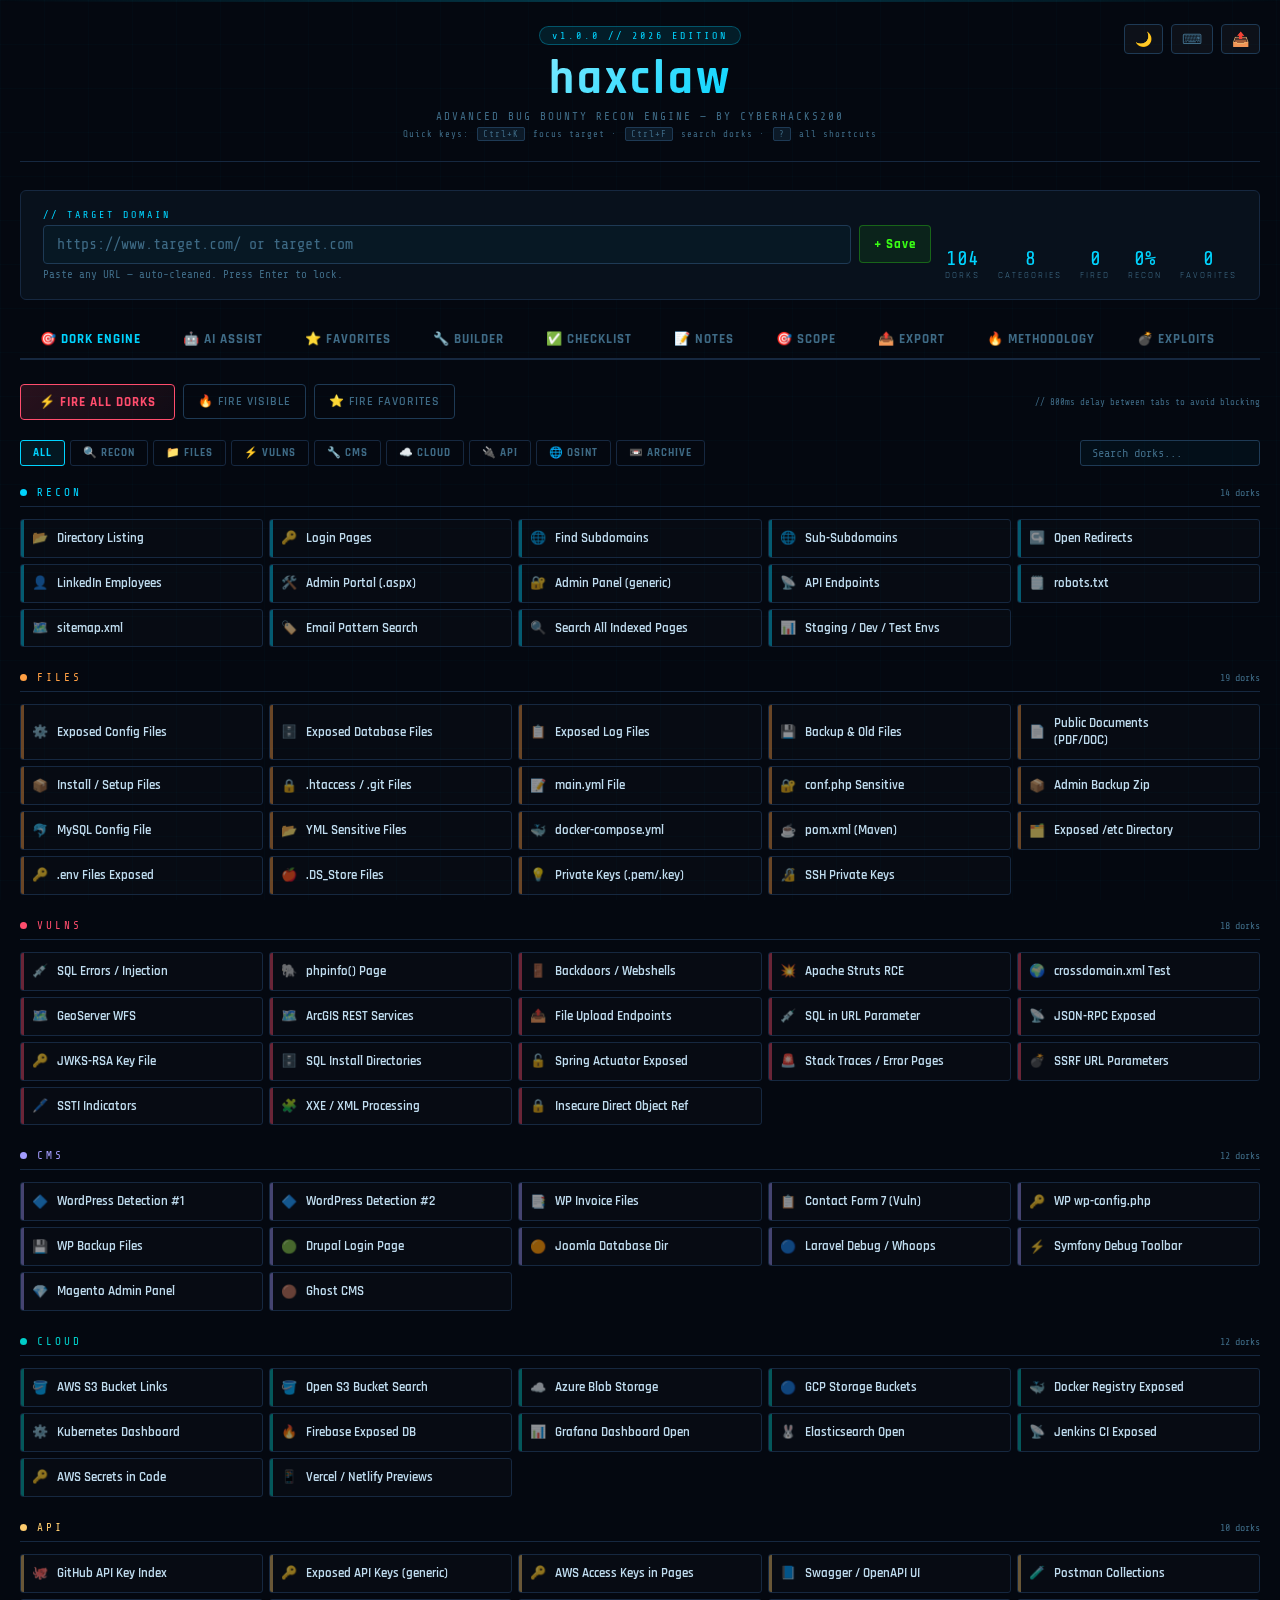
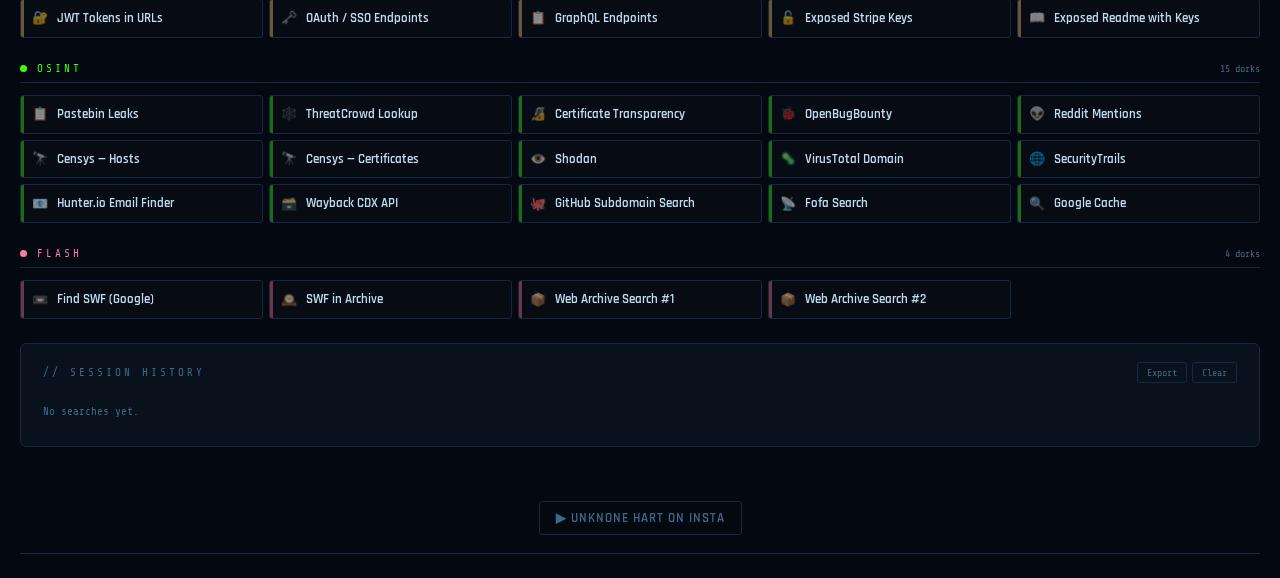
<file: dorker.html>
<!doctype html>
<html lang="en">

<head>
    <meta charset="UTF-8" />
    <meta name="viewport" content="width=device-width, initial-scale=1.0" />
    <title>DorkHunt v4 — Bug Bounty Search Engine</title>
    <link href="https://fonts.googleapis.com/css2?family=Share+Tech+Mono&family=Rajdhani:wght@400;600;700&display=swap"
        rel="stylesheet" />
    <style>
        :root {
            --bg: #040810;
            --surface: #08111c;
            --surface2: #0c1a28;
            --surface3: #101f30;
            --border: #162840;
            --border2: #1e3a55;
            --accent: #00d4ff;
            --accent2: #ff4d6d;
            --accent3: #39ff14;
            --accent4: #ffb300;
            --accent5: #b44eff;
            --text: #c0ddf0;
            --muted: #3e6a85;
            --cat-recon: #00d4ff;
            --cat-files: #ff9f43;
            --cat-vulns: #ff4d6d;
            --cat-cms: #a29bfe;
            --cat-osint: #39ff14;
            --cat-flash: #fd79a8;
            --cat-cloud: #00cec9;
            --cat-api: #fdcb6e;
        }

        [data-theme="light"] {
            --bg: #f0f4f8;
            --surface: #ffffff;
            --surface2: #e8eef5;
            --surface3: #dce6f0;
            --border: #c5d8e8;
            --border2: #a8c4d8;
            --text: #1a2a38;
            --muted: #6a8fa8;
        }

        * {
            box-sizing: border-box;
            margin: 0;
            padding: 0;
        }

        html {
            scroll-behavior: smooth;
        }

        body {
            background: var(--bg);
            color: var(--text);
            font-family: "Rajdhani", sans-serif;
            min-height: 100vh;
            overflow-x: hidden;
            transition:
                background 0.3s,
                color 0.3s;
        }

        body::before {
            content: "";
            position: fixed;
            inset: 0;
            background-image:
                linear-gradient(rgba(0, 212, 255, 0.02) 1px,
                    transparent 1px),
                linear-gradient(90deg,
                    rgba(0, 212, 255, 0.02) 1px,
                    transparent 1px);
            background-size: 44px 44px;
            pointer-events: none;
            z-index: 0;
        }

        [data-theme="light"] body::before {
            background-image:
                linear-gradient(rgba(0, 100, 180, 0.04) 1px,
                    transparent 1px),
                linear-gradient(90deg,
                    rgba(0, 100, 180, 0.04) 1px,
                    transparent 1px);
        }

        /* SCANLINE */
        .scanline {
            position: fixed;
            top: 0;
            left: 0;
            right: 0;
            height: 2px;
            background: linear-gradient(90deg,
                    transparent,
                    var(--accent),
                    transparent);
            animation: scan 8s linear infinite;
            opacity: 0.25;
            z-index: 1;
            pointer-events: none;
        }

        @keyframes scan {
            0% {
                top: 0;
            }

            100% {
                top: 100vh;
            }
        }

        .container {
            max-width: 1500px;
            margin: 0 auto;
            padding: 24px 20px;
            position: relative;
            z-index: 2;
        }

        /* HEADER */
        header {
            text-align: center;
            margin-bottom: 28px;
            padding-bottom: 22px;
            border-bottom: 1px solid var(--border);
            position: relative;
        }

        .header-controls {
            position: absolute;
            right: 0;
            top: 0;
            display: flex;
            gap: 8px;
            align-items: center;
        }

        .icon-btn {
            background: rgba(255, 255, 255, 0.04);
            border: 1px solid var(--border2);
            border-radius: 4px;
            padding: 7px 10px;
            font-size: 14px;
            cursor: pointer;
            color: var(--muted);
            transition: all 0.2s;
            line-height: 1;
        }

        .icon-btn:hover {
            border-color: var(--accent);
            color: var(--accent);
        }

        [data-theme="light"] .icon-btn {
            background: rgba(0, 0, 0, 0.04);
        }

        .version-badge {
            display: inline-block;
            background: rgba(0, 212, 255, 0.1);
            border: 1px solid rgba(0, 212, 255, 0.3);
            border-radius: 20px;
            padding: 3px 12px;
            font-family: "Share Tech Mono", monospace;
            font-size: 10px;
            color: var(--accent);
            letter-spacing: 3px;
            margin-bottom: 8px;
        }

        h1 {
            font-size: clamp(24px, 5vw, 48px);
            font-weight: 700;
            letter-spacing: 3px;
            background: linear-gradient(135deg,
                    #fff 20%,
                    var(--accent) 60%,
                    #7ecfff 100%);
            -webkit-background-clip: text;
            -webkit-text-fill-color: transparent;
            background-clip: text;
            line-height: 1.1;
            margin-bottom: 4px;
        }

        [data-theme="light"] h1 {
            background: linear-gradient(135deg,
                    #1a2a38 20%,
                    #0077aa 60%,
                    #005580 100%);
            -webkit-background-clip: text;
            background-clip: text;
        }

        .subtitle {
            font-family: "Share Tech Mono", monospace;
            font-size: 11px;
            color: var(--muted);
            letter-spacing: 2px;
        }

        /* KEYBOARD SHORTCUTS HINT */
        .kb-hint {
            font-family: "Share Tech Mono", monospace;
            font-size: 9px;
            color: var(--muted);
            letter-spacing: 1px;
            margin-top: 6px;
        }

        .kb-hint span {
            background: var(--surface2);
            border: 1px solid var(--border2);
            border-radius: 2px;
            padding: 1px 5px;
            margin: 0 2px;
            font-size: 9px;
        }

        /* TARGET BAR */
        .search-section {
            background: var(--surface);
            border: 1px solid var(--border);
            border-radius: 6px;
            padding: 18px 22px;
            margin-bottom: 20px;
            display: flex;
            gap: 14px;
            align-items: flex-end;
            flex-wrap: wrap;
        }

        .input-group {
            flex: 1;
            min-width: 260px;
        }

        .input-label {
            font-family: "Share Tech Mono", monospace;
            font-size: 10px;
            color: var(--accent);
            letter-spacing: 3px;
            text-transform: uppercase;
            display: block;
            margin-bottom: 5px;
        }

        .target-row {
            display: flex;
            gap: 8px;
            align-items: center;
        }

        .target-input {
            flex: 1;
            background: rgba(0, 212, 255, 0.04);
            border: 1px solid var(--border2);
            border-radius: 4px;
            padding: 10px 13px;
            font-family: "Share Tech Mono", monospace;
            font-size: 15px;
            color: var(--accent);
            outline: none;
            transition:
                border-color 0.2s,
                box-shadow 0.2s;
            caret-color: var(--accent);
        }

        [data-theme="light"] .target-input {
            background: rgba(0, 100, 180, 0.04);
            color: #005580;
        }

        .target-input::placeholder {
            color: var(--muted);
        }

        .target-input:focus {
            border-color: var(--accent);
            box-shadow: 0 0 0 3px rgba(0, 212, 255, 0.08);
        }

        .target-input.invalid {
            border-color: var(--accent2);
        }

        .save-target-btn {
            background: rgba(57, 255, 20, 0.08);
            border: 1px solid rgba(57, 255, 20, 0.3);
            border-radius: 4px;
            padding: 10px 14px;
            font-size: 13px;
            cursor: pointer;
            color: var(--accent3);
            transition: all 0.2s;
            white-space: nowrap;
            font-family: "Rajdhani", sans-serif;
            font-weight: 700;
            letter-spacing: 1px;
        }

        .save-target-btn:hover {
            background: rgba(57, 255, 20, 0.15);
        }

        .input-hint {
            font-size: 11px;
            color: var(--muted);
            margin-top: 4px;
            font-family: "Share Tech Mono", monospace;
        }

        .input-hint.error {
            color: var(--accent2);
        }

        .input-hint.success {
            color: var(--accent3);
        }

        .stats-bar {
            display: flex;
            gap: 18px;
            flex-wrap: wrap;
            align-items: center;
        }

        .stat {
            display: flex;
            flex-direction: column;
            align-items: center;
            gap: 1px;
        }

        .stat-num {
            font-family: "Share Tech Mono", monospace;
            font-size: 20px;
            color: var(--accent);
            line-height: 1;
        }

        .stat-label {
            font-size: 9px;
            color: var(--muted);
            letter-spacing: 2px;
            text-transform: uppercase;
        }

        /* SAVED TARGETS PILLS */
        .targets-row {
            display: flex;
            gap: 6px;
            flex-wrap: wrap;
            margin-bottom: 16px;
            align-items: center;
        }

        .targets-label {
            font-family: "Share Tech Mono", monospace;
            font-size: 9px;
            color: var(--muted);
            letter-spacing: 2px;
            text-transform: uppercase;
            margin-right: 4px;
        }

        .target-pill {
            background: var(--surface2);
            border: 1px solid var(--border2);
            border-radius: 12px;
            padding: 4px 12px;
            font-family: "Share Tech Mono", monospace;
            font-size: 11px;
            color: var(--accent);
            cursor: pointer;
            transition: all 0.15s;
            display: flex;
            align-items: center;
            gap: 6px;
        }

        .target-pill:hover {
            border-color: var(--accent);
            background: rgba(0, 212, 255, 0.08);
        }

        .target-pill .del-pill {
            color: var(--muted);
            font-size: 10px;
            padding: 0 2px;
            cursor: pointer;
        }

        .target-pill .del-pill:hover {
            color: var(--accent2);
        }

        #targets-row-wrap {
            display: none;
        }

        #targets-row-wrap.visible {
            display: flex;
        }

        /* TABS */
        .tabs {
            display: flex;
            gap: 2px;
            border-bottom: 2px solid var(--border);
            margin-bottom: 24px;
            overflow-x: auto;
        }

        .tab-btn {
            background: transparent;
            border: none;
            padding: 11px 20px;
            font-family: "Rajdhani", sans-serif;
            font-size: 13px;
            font-weight: 700;
            letter-spacing: 1px;
            color: var(--muted);
            cursor: pointer;
            text-transform: uppercase;
            border-bottom: 2px solid transparent;
            margin-bottom: -2px;
            transition: all 0.2s;
            white-space: nowrap;
        }

        .tab-btn:hover {
            color: var(--text);
        }

        .tab-btn.active {
            color: var(--accent);
            border-bottom-color: var(--accent);
        }

        .tab-panel {
            display: none;
        }

        .tab-panel.active {
            display: block;
        }

        /* LAUNCH BAR */
        .launch-bar {
            display: flex;
            gap: 8px;
            margin-bottom: 20px;
            flex-wrap: wrap;
            align-items: center;
        }

        .launch-all-btn {
            background: linear-gradient(135deg,
                    rgba(255, 77, 109, 0.15),
                    rgba(255, 77, 109, 0.05));
            border: 1px solid var(--accent2);
            border-radius: 4px;
            padding: 9px 18px;
            font-family: "Rajdhani", sans-serif;
            font-size: 13px;
            font-weight: 700;
            color: var(--accent2);
            cursor: pointer;
            letter-spacing: 1px;
            text-transform: uppercase;
            transition: all 0.2s;
        }

        .launch-all-btn:hover {
            background: rgba(255, 77, 109, 0.2);
            box-shadow: 0 0 20px rgba(255, 77, 109, 0.15);
        }

        .launch-cat-btn {
            background: transparent;
            border: 1px solid var(--border2);
            border-radius: 4px;
            padding: 9px 14px;
            font-family: "Rajdhani", sans-serif;
            font-size: 12px;
            font-weight: 600;
            color: var(--muted);
            cursor: pointer;
            letter-spacing: 1px;
            text-transform: uppercase;
            transition: all 0.2s;
        }

        .launch-cat-btn:hover {
            border-color: var(--accent3);
            color: var(--accent3);
        }

        .delay-note {
            font-family: "Share Tech Mono", monospace;
            font-size: 9px;
            color: var(--muted);
            margin-left: auto;
        }

        /* FILTER BAR */
        .filter-bar {
            display: flex;
            gap: 5px;
            flex-wrap: wrap;
            margin-bottom: 20px;
            align-items: center;
        }

        .filter-btn {
            background: transparent;
            border: 1px solid var(--border);
            border-radius: 3px;
            padding: 5px 12px;
            font-family: "Rajdhani", sans-serif;
            font-size: 11px;
            font-weight: 700;
            letter-spacing: 1px;
            color: var(--muted);
            cursor: pointer;
            transition: all 0.2s;
            text-transform: uppercase;
        }

        .filter-btn:hover {
            border-color: var(--accent);
            color: var(--accent);
        }

        .filter-btn.active {
            background: rgba(0, 212, 255, 0.08);
            border-color: var(--accent);
            color: var(--accent);
        }

        .filter-btn[data-cat="recon"].active {
            background: rgba(0, 212, 255, 0.08);
            border-color: var(--cat-recon);
            color: var(--cat-recon);
        }

        .filter-btn[data-cat="files"].active {
            background: rgba(255, 159, 67, 0.08);
            border-color: var(--cat-files);
            color: var(--cat-files);
        }

        .filter-btn[data-cat="vulns"].active {
            background: rgba(255, 77, 109, 0.08);
            border-color: var(--cat-vulns);
            color: var(--cat-vulns);
        }

        .filter-btn[data-cat="cms"].active {
            background: rgba(162, 155, 254, 0.08);
            border-color: var(--cat-cms);
            color: var(--cat-cms);
        }

        .filter-btn[data-cat="osint"].active {
            background: rgba(57, 255, 20, 0.08);
            border-color: var(--cat-osint);
            color: var(--cat-osint);
        }

        .filter-btn[data-cat="cloud"].active {
            background: rgba(0, 206, 201, 0.08);
            border-color: var(--cat-cloud);
            color: var(--cat-cloud);
        }

        .filter-btn[data-cat="api"].active {
            background: rgba(253, 203, 110, 0.08);
            border-color: var(--cat-api);
            color: var(--cat-api);
        }

        .filter-btn[data-cat="flash"].active {
            background: rgba(253, 121, 168, 0.08);
            border-color: var(--cat-flash);
            color: var(--cat-flash);
        }

        .search-filter-input {
            background: rgba(0, 212, 255, 0.04);
            border: 1px solid var(--border2);
            border-radius: 3px;
            padding: 5px 11px;
            font-family: "Share Tech Mono", monospace;
            font-size: 12px;
            color: var(--text);
            outline: none;
            width: 180px;
            margin-left: auto;
        }

        .search-filter-input::placeholder {
            color: var(--muted);
        }

        .search-filter-input:focus {
            border-color: var(--accent);
        }

        [data-theme="light"] .search-filter-input {
            background: rgba(0, 100, 180, 0.04);
        }

        /* DORK SECTIONS */
        .category-section {
            margin-bottom: 24px;
        }

        .category-section.hidden {
            display: none;
        }

        .category-header {
            display: flex;
            align-items: center;
            gap: 10px;
            margin-bottom: 12px;
            padding-bottom: 7px;
            border-bottom: 1px solid var(--border);
        }

        .category-dot {
            width: 7px;
            height: 7px;
            border-radius: 50%;
            flex-shrink: 0;
        }

        .category-title {
            font-family: "Share Tech Mono", monospace;
            font-size: 11px;
            letter-spacing: 3px;
            text-transform: uppercase;
        }

        .category-count {
            font-family: "Share Tech Mono", monospace;
            font-size: 10px;
            color: var(--muted);
            margin-left: auto;
        }

        .btn-grid {
            display: grid;
            grid-template-columns: repeat(auto-fill, minmax(225px, 1fr));
            gap: 6px;
        }

        .dork-btn {
            position: relative;
            background: rgba(255, 255, 255, 0.015);
            border: 1px solid var(--border);
            border-radius: 3px;
            padding: 10px 56px 10px 36px;
            font-family: "Rajdhani", sans-serif;
            font-size: 13px;
            font-weight: 600;
            color: var(--text);
            text-align: left;
            cursor: pointer;
            transition: all 0.15s;
            overflow: hidden;
            line-height: 1.3;
        }

        [data-theme="light"] .dork-btn {
            background: rgba(0, 0, 0, 0.02);
        }

        .dork-btn::before {
            content: "";
            position: absolute;
            left: 0;
            top: 0;
            bottom: 0;
            width: 3px;
            opacity: 0.4;
            transition: opacity 0.2s;
        }

        .dork-btn:hover {
            background: rgba(255, 255, 255, 0.04);
            transform: translateX(2px);
        }

        [data-theme="light"] .dork-btn:hover {
            background: rgba(0, 100, 180, 0.06);
        }

        .dork-btn:hover::before {
            opacity: 1;
        }

        .dork-btn.btn-hidden {
            display: none;
        }

        .dork-btn.favorited {
            border-color: rgba(255, 179, 0, 0.4);
        }

        .dork-btn.favorited::after {
            content: "★";
            position: absolute;
            right: 30px;
            top: 50%;
            transform: translateY(-50%);
            font-size: 10px;
            color: var(--accent4);
            opacity: 0.7;
        }

        .btn-icon {
            position: absolute;
            left: 11px;
            top: 50%;
            transform: translateY(-50%);
            font-size: 13px;
            opacity: 0.55;
        }

        .btn-actions {
            position: absolute;
            right: 6px;
            top: 50%;
            transform: translateY(-50%);
            display: flex;
            gap: 3px;
            opacity: 0;
            transition: opacity 0.15s;
        }

        .dork-btn:hover .btn-actions {
            opacity: 1;
        }

        .btn-action-icon {
            background: rgba(255, 255, 255, 0.05);
            border: none;
            border-radius: 3px;
            padding: 0;
            font-size: 12px;
            color: var(--muted);
            cursor: pointer;
            transition: all 0.15s;
            line-height: 1;
            width: 24px;
            height: 24px;
            display: flex;
            align-items: center;
            justify-content: center;
        }

        .btn-action-icon:hover {
            background: rgba(0, 212, 255, 0.15);
            color: var(--accent);
        }

        .cat-recon::before {
            background: var(--cat-recon);
        }

        .cat-recon:hover {
            border-color: rgba(0, 212, 255, 0.3);
        }

        .cat-files::before {
            background: var(--cat-files);
        }

        .cat-files:hover {
            border-color: rgba(255, 159, 67, 0.3);
        }

        .cat-vulns::before {
            background: var(--cat-vulns);
        }

        .cat-vulns:hover {
            border-color: rgba(255, 77, 109, 0.3);
        }

        .cat-cms::before {
            background: var(--cat-cms);
        }

        .cat-cms:hover {
            border-color: rgba(162, 155, 254, 0.3);
        }

        .cat-osint::before {
            background: var(--cat-osint);
        }

        .cat-osint:hover {
            border-color: rgba(57, 255, 20, 0.3);
        }

        .cat-cloud::before {
            background: var(--cat-cloud);
        }

        .cat-cloud:hover {
            border-color: rgba(0, 206, 201, 0.3);
        }

        .cat-api::before {
            background: var(--cat-api);
        }

        .cat-api:hover {
            border-color: rgba(253, 203, 110, 0.3);
        }

        .cat-flash::before {
            background: var(--cat-flash);
        }

        .cat-flash:hover {
            border-color: rgba(253, 121, 168, 0.3);
        }

        /* FAVORITES TAB SECTION */
        .fav-empty {
            font-family: "Share Tech Mono", monospace;
            font-size: 12px;
            color: var(--muted);
            padding: 24px 0;
            text-align: center;
        }

        /* NOTES PANEL */
        .notes-panel {
            background: var(--surface);
            border: 1px solid var(--border);
            border-radius: 6px;
            padding: 20px 22px;
        }

        .notes-header {
            display: flex;
            align-items: center;
            justify-content: space-between;
            margin-bottom: 14px;
        }

        .notes-title {
            font-family: "Share Tech Mono", monospace;
            font-size: 11px;
            color: var(--accent);
            letter-spacing: 3px;
            text-transform: uppercase;
        }

        .notes-toolbar {
            display: flex;
            gap: 6px;
            flex-wrap: wrap;
            margin-bottom: 10px;
        }

        .notes-tool-btn {
            background: transparent;
            border: 1px solid var(--border2);
            border-radius: 3px;
            padding: 5px 10px;
            font-family: "Rajdhani", sans-serif;
            font-size: 12px;
            font-weight: 700;
            color: var(--muted);
            cursor: pointer;
            transition: all 0.2s;
            letter-spacing: 1px;
        }

        .notes-tool-btn:hover {
            border-color: var(--accent);
            color: var(--accent);
        }

        .notes-textarea {
            width: 100%;
            background: rgba(0, 212, 255, 0.03);
            border: 1px solid var(--border2);
            border-radius: 4px;
            padding: 12px 14px;
            font-family: "Share Tech Mono", monospace;
            font-size: 12px;
            color: var(--text);
            outline: none;
            resize: vertical;
            min-height: 260px;
            line-height: 1.7;
        }

        [data-theme="light"] .notes-textarea {
            background: rgba(0, 100, 180, 0.03);
        }

        .notes-textarea:focus {
            border-color: var(--accent);
        }

        .notes-meta {
            font-family: "Share Tech Mono", monospace;
            font-size: 9px;
            color: var(--muted);
            margin-top: 6px;
            display: flex;
            justify-content: space-between;
        }

        /* AI PANEL */
        .ai-panel {
            background: var(--surface);
            border: 1px solid rgba(180, 78, 255, 0.3);
            border-radius: 6px;
            padding: 20px 22px;
            margin-bottom: 20px;
        }

        .ai-header {
            display: flex;
            align-items: center;
            gap: 10px;
            margin-bottom: 16px;
        }

        .ai-title {
            font-family: "Share Tech Mono", monospace;
            font-size: 11px;
            color: var(--accent5);
            letter-spacing: 3px;
            text-transform: uppercase;
        }

        .ai-badge {
            background: rgba(180, 78, 255, 0.15);
            border: 1px solid rgba(180, 78, 255, 0.4);
            border-radius: 10px;
            padding: 2px 8px;
            font-size: 9px;
            font-family: "Share Tech Mono", monospace;
            color: var(--accent5);
            letter-spacing: 2px;
        }

        .ai-input-row {
            display: flex;
            gap: 8px;
            margin-bottom: 14px;
        }

        .ai-input {
            flex: 1;
            background: rgba(180, 78, 255, 0.05);
            border: 1px solid rgba(180, 78, 255, 0.25);
            border-radius: 4px;
            padding: 10px 13px;
            font-family: "Share Tech Mono", monospace;
            font-size: 13px;
            color: var(--text);
            outline: none;
        }

        .ai-input:focus {
            border-color: var(--accent5);
        }

        .ai-input::placeholder {
            color: var(--muted);
        }

        .ai-run-btn {
            background: rgba(180, 78, 255, 0.12);
            border: 1px solid rgba(180, 78, 255, 0.4);
            border-radius: 4px;
            padding: 10px 20px;
            font-family: "Rajdhani", sans-serif;
            font-size: 13px;
            font-weight: 700;
            color: var(--accent5);
            cursor: pointer;
            letter-spacing: 1px;
            transition: all 0.2s;
            white-space: nowrap;
        }

        .ai-run-btn:hover {
            background: rgba(180, 78, 255, 0.22);
        }

        .ai-run-btn:disabled {
            opacity: 0.5;
            cursor: not-allowed;
        }

        .ai-quick-btns {
            display: flex;
            gap: 6px;
            flex-wrap: wrap;
            margin-bottom: 14px;
        }

        .ai-quick {
            background: transparent;
            border: 1px solid rgba(180, 78, 255, 0.2);
            border-radius: 12px;
            padding: 4px 12px;
            font-family: "Rajdhani", sans-serif;
            font-size: 12px;
            color: var(--muted);
            cursor: pointer;
            transition: all 0.2s;
        }

        .ai-quick:hover {
            border-color: var(--accent5);
            color: var(--accent5);
        }

        .ai-response {
            background: rgba(0, 0, 0, 0.25);
            border: 1px solid rgba(180, 78, 255, 0.2);
            border-radius: 4px;
            padding: 14px 16px;
            font-family: "Share Tech Mono", monospace;
            font-size: 12px;
            color: var(--text);
            min-height: 80px;
            max-height: 360px;
            overflow-y: auto;
            line-height: 1.7;
            white-space: pre-wrap;
            display: none;
        }

        .ai-response.visible {
            display: block;
        }

        [data-theme="light"] .ai-response {
            background: rgba(180, 78, 255, 0.04);
        }

        .ai-thinking {
            display: flex;
            align-items: center;
            gap: 8px;
            color: var(--accent5);
            font-family: "Share Tech Mono", monospace;
            font-size: 11px;
        }

        .ai-dot {
            width: 6px;
            height: 6px;
            background: var(--accent5);
            border-radius: 50%;
            animation: pulse 1s ease-in-out infinite;
        }

        .ai-dot:nth-child(2) {
            animation-delay: 0.2s;
        }

        .ai-dot:nth-child(3) {
            animation-delay: 0.4s;
        }

        @keyframes pulse {

            0%,
            100% {
                opacity: 0.2;
                transform: scale(0.8);
            }

            50% {
                opacity: 1;
                transform: scale(1.2);
            }
        }

        .ai-result-dorks {
            margin-top: 12px;
            display: flex;
            flex-direction: column;
            gap: 6px;
        }

        .ai-dork-chip {
            background: rgba(0, 212, 255, 0.06);
            border: 1px solid rgba(0, 212, 255, 0.2);
            border-radius: 3px;
            padding: 8px 12px;
            font-family: "Share Tech Mono", monospace;
            font-size: 11px;
            color: var(--accent);
            display: flex;
            justify-content: space-between;
            align-items: center;
            gap: 10px;
            word-break: break-all;
        }

        .ai-dork-run {
            background: rgba(0, 212, 255, 0.1);
            border: 1px solid rgba(0, 212, 255, 0.3);
            border-radius: 2px;
            padding: 3px 8px;
            font-family: "Rajdhani", sans-serif;
            font-size: 11px;
            font-weight: 700;
            color: var(--accent);
            cursor: pointer;
            flex-shrink: 0;
            transition: all 0.2s;
        }

        .ai-dork-run:hover {
            background: rgba(0, 212, 255, 0.2);
        }

        /* CUSTOM BUILDER */
        .dork-builder {
            background: var(--surface);
            border: 1px solid var(--border);
            border-radius: 6px;
            padding: 20px 22px;
            margin-bottom: 16px;
        }

        .builder-title {
            font-family: "Share Tech Mono", monospace;
            font-size: 11px;
            color: var(--accent);
            letter-spacing: 3px;
            text-transform: uppercase;
            margin-bottom: 16px;
        }

        .builder-grid {
            display: grid;
            grid-template-columns: 1fr 1fr;
            gap: 10px;
            margin-bottom: 14px;
        }

        .builder-group label {
            font-size: 10px;
            color: var(--muted);
            letter-spacing: 1px;
            text-transform: uppercase;
            display: block;
            margin-bottom: 4px;
            font-family: "Share Tech Mono", monospace;
        }

        .builder-input,
        .builder-select {
            width: 100%;
            background: rgba(0, 212, 255, 0.03);
            border: 1px solid var(--border2);
            border-radius: 3px;
            padding: 8px 11px;
            font-family: "Share Tech Mono", monospace;
            font-size: 13px;
            color: var(--text);
            outline: none;
        }

        [data-theme="light"] .builder-input,
        [data-theme="light"] .builder-select {
            background: rgba(0, 100, 180, 0.03);
        }

        .builder-input:focus,
        .builder-select:focus {
            border-color: var(--accent);
        }

        .builder-select option {
            background: #0a1520;
            color: var(--text);
        }

        .builder-preview {
            background: rgba(0, 0, 0, 0.25);
            border: 1px solid var(--border);
            border-radius: 3px;
            padding: 11px 13px;
            font-family: "Share Tech Mono", monospace;
            font-size: 12px;
            color: var(--accent3);
            margin-bottom: 12px;
            word-break: break-all;
            min-height: 42px;
        }

        [data-theme="light"] .builder-preview {
            background: rgba(0, 100, 180, 0.05);
            color: #006600;
        }

        .builder-btns {
            display: flex;
            gap: 7px;
            flex-wrap: wrap;
        }

        .builder-btn {
            background: transparent;
            border: 1px solid var(--border2);
            border-radius: 3px;
            padding: 8px 16px;
            font-family: "Rajdhani", sans-serif;
            font-size: 12px;
            font-weight: 700;
            color: var(--text);
            cursor: pointer;
            text-transform: uppercase;
            letter-spacing: 1px;
            transition: all 0.2s;
        }

        .builder-btn.primary {
            background: rgba(0, 212, 255, 0.08);
            border-color: var(--accent);
            color: var(--accent);
        }

        .builder-btn.primary:hover {
            background: rgba(0, 212, 255, 0.16);
        }

        .builder-btn:hover {
            border-color: var(--accent3);
            color: var(--accent3);
        }

        .saved-dorks-list {
            display: flex;
            flex-direction: column;
            gap: 6px;
            max-height: 280px;
            overflow-y: auto;
        }

        .saved-dork-item {
            display: flex;
            align-items: center;
            gap: 8px;
            padding: 9px 12px;
            background: rgba(255, 255, 255, 0.015);
            border: 1px solid var(--border);
            border-radius: 3px;
            cursor: pointer;
            transition: background 0.15s;
        }

        [data-theme="light"] .saved-dork-item {
            background: rgba(0, 0, 0, 0.02);
        }

        .saved-dork-item:hover {
            background: rgba(0, 212, 255, 0.05);
            border-color: rgba(0, 212, 255, 0.2);
        }

        .saved-dork-name {
            font-weight: 700;
            font-size: 13px;
            flex-shrink: 0;
            min-width: 110px;
        }

        .saved-dork-query {
            font-family: "Share Tech Mono", monospace;
            font-size: 10px;
            color: var(--muted);
            overflow: hidden;
            text-overflow: ellipsis;
            white-space: nowrap;
            flex: 1;
        }

        .saved-dork-del {
            background: none;
            border: none;
            color: var(--muted);
            cursor: pointer;
            font-size: 13px;
            padding: 2px 5px;
            border-radius: 2px;
            transition: all 0.15s;
            flex-shrink: 0;
        }

        .saved-dork-del:hover {
            color: var(--accent2);
        }

        .empty-saved {
            font-family: "Share Tech Mono", monospace;
            font-size: 11px;
            color: var(--muted);
            padding: 14px 0;
        }

        /* CHECKLIST */
        .checklist-grid {
            display: grid;
            grid-template-columns: repeat(auto-fill, minmax(275px, 1fr));
            gap: 7px;
        }

        .checklist-item {
            display: flex;
            align-items: flex-start;
            gap: 10px;
            padding: 11px 13px;
            background: rgba(255, 255, 255, 0.015);
            border: 1px solid var(--border);
            border-radius: 3px;
            cursor: pointer;
            transition: all 0.15s;
            user-select: none;
        }

        [data-theme="light"] .checklist-item {
            background: rgba(0, 0, 0, 0.02);
        }

        .checklist-item:hover {
            background: rgba(255, 255, 255, 0.03);
        }

        .checklist-item.done {
            background: rgba(57, 255, 20, 0.04);
            border-color: rgba(57, 255, 20, 0.15);
        }

        .check-box {
            width: 15px;
            height: 15px;
            border: 1px solid var(--border2);
            border-radius: 2px;
            flex-shrink: 0;
            margin-top: 2px;
            display: flex;
            align-items: center;
            justify-content: center;
            font-size: 9px;
            transition: all 0.15s;
        }

        .checklist-item.done .check-box {
            background: rgba(57, 255, 20, 0.2);
            border-color: var(--accent3);
            color: var(--accent3);
        }

        .check-text {
            font-size: 13px;
            font-weight: 600;
            line-height: 1.3;
        }

        .check-sub {
            font-family: "Share Tech Mono", monospace;
            font-size: 10px;
            color: var(--muted);
            margin-top: 2px;
        }

        .checklist-item.done .check-text {
            color: var(--muted);
            text-decoration: line-through;
        }

        .checklist-progress {
            display: flex;
            align-items: center;
            gap: 12px;
            margin-bottom: 16px;
            padding: 12px 16px;
            background: var(--surface);
            border: 1px solid var(--border);
            border-radius: 4px;
        }

        .progress-bar-wrap {
            flex: 1;
            height: 5px;
            background: var(--border);
            border-radius: 3px;
            overflow: hidden;
        }

        .progress-bar-fill {
            height: 100%;
            background: linear-gradient(90deg,
                    var(--accent3),
                    var(--accent));
            border-radius: 3px;
            transition: width 0.4s ease;
        }

        .progress-text {
            font-family: "Share Tech Mono", monospace;
            font-size: 12px;
            color: var(--accent3);
            white-space: nowrap;
        }

        .checklist-reset-btn {
            background: none;
            border: 1px solid var(--border);
            border-radius: 3px;
            padding: 4px 10px;
            font-family: "Share Tech Mono", monospace;
            font-size: 10px;
            color: var(--muted);
            cursor: pointer;
            transition: all 0.2s;
        }

        .checklist-reset-btn:hover {
            border-color: var(--accent2);
            color: var(--accent2);
        }

        .checklist-section-header {
            font-family: "Share Tech Mono", monospace;
            font-size: 10px;
            color: var(--muted);
            letter-spacing: 3px;
            text-transform: uppercase;
            margin: 16px 0 7px;
            padding-bottom: 5px;
            border-bottom: 1px solid var(--border);
        }

        /* EXPORT */
        .export-panel {
            background: var(--surface);
            border: 1px solid var(--border);
            border-radius: 6px;
            padding: 20px 22px;
        }

        .export-options {
            display: grid;
            grid-template-columns: repeat(auto-fill, minmax(160px, 1fr));
            gap: 9px;
            margin-bottom: 18px;
        }

        .export-card {
            background: rgba(255, 255, 255, 0.02);
            border: 1px solid var(--border);
            border-radius: 4px;
            padding: 14px;
            cursor: pointer;
            transition: all 0.2s;
            text-align: center;
        }

        [data-theme="light"] .export-card {
            background: rgba(0, 0, 0, 0.02);
        }

        .export-card:hover {
            background: rgba(0, 212, 255, 0.05);
            border-color: rgba(0, 212, 255, 0.3);
        }

        .export-icon {
            font-size: 20px;
            display: block;
            margin-bottom: 5px;
        }

        .export-name {
            font-weight: 700;
            font-size: 13px;
            margin-bottom: 2px;
        }

        .export-desc {
            font-size: 10px;
            color: var(--muted);
            font-family: "Share Tech Mono", monospace;
        }

        .export-preview-area {
            background: rgba(0, 0, 0, 0.3);
            border: 1px solid var(--border);
            border-radius: 3px;
            padding: 12px;
            font-family: "Share Tech Mono", monospace;
            font-size: 11px;
            color: var(--accent3);
            max-height: 200px;
            overflow-y: auto;
            white-space: pre;
            margin-bottom: 12px;
            display: none;
        }

        [data-theme="light"] .export-preview-area {
            background: rgba(0, 100, 180, 0.05);
            color: #006600;
        }

        .export-preview-area.visible {
            display: block;
        }

        /* METHODOLOGY */
        .methodology-panel {
            background: var(--surface);
            border: 1px solid var(--border);
            border-radius: 6px;
            padding: 20px 22px;
        }

        .methodology-header {
            display: flex;
            align-items: center;
            justify-content: space-between;
            margin-bottom: 20px;
            flex-wrap: wrap;
            gap: 10px;
        }

        .methodology-target-info {
            font-family: "Share Tech Mono", monospace;
            font-size: 12px;
            color: var(--muted);
            display: flex;
            align-items: center;
            gap: 10px;
        }

        .method-target-value {
            color: var(--accent);
            font-weight: bold;
        }

        .method-generate-btn {
            background: linear-gradient(135deg, var(--accent), var(--accent2));
            border: none;
            border-radius: 4px;
            padding: 8px 16px;
            font-family: "Rajdhani", sans-serif;
            font-size: 12px;
            font-weight: 700;
            color: #000;
            cursor: pointer;
            transition: all 0.2s;
        }

        .method-generate-btn:hover {
            transform: scale(1.05);
            box-shadow: 0 0 15px rgba(0, 212, 255, 0.4);
        }

        .methodology-steps {
            display: flex;
            flex-direction: column;
            gap: 10px;
        }

        .method-step {
            background: rgba(255, 255, 255, 0.015);
            border: 1px solid var(--border);
            border-radius: 4px;
            overflow: hidden;
        }

        [data-theme="light"] .method-step {
            background: rgba(0, 0, 0, 0.02);
        }

        .method-step-header {
            display: flex;
            align-items: center;
            gap: 12px;
            padding: 12px 16px;
            cursor: pointer;
            transition: all 0.2s;
            background: rgba(255, 255, 255, 0.02);
        }

        .method-step-header:hover {
            background: rgba(0, 212, 255, 0.05);
        }

        .method-step-num {
            font-family: "Share Tech Mono", monospace;
            font-size: 11px;
            color: var(--accent);
            background: rgba(0, 212, 255, 0.1);
            padding: 4px 8px;
            border-radius: 3px;
            font-weight: bold;
        }

        .method-step-title {
            font-family: "Rajdhani", sans-serif;
            font-size: 14px;
            font-weight: 600;
            flex: 1;
        }

        .method-step-toggle {
            color: var(--muted);
            font-size: 12px;
            transition: transform 0.3s;
        }

        .method-step.collapsed .method-step-toggle {
            transform: rotate(-90deg);
        }

        .method-step-content {
            padding: 0 16px 16px;
            display: flex;
            flex-direction: column;
            gap: 8px;
        }

        .method-step.collapsed .method-step-content {
            display: none;
        }

        .method-cmd-block {
            background: rgba(0, 0, 0, 0.3);
            border: 1px solid var(--border);
            border-radius: 4px;
            padding: 10px 12px;
        }

        [data-theme="light"] .method-cmd-block {
            background: rgba(0, 50, 100, 0.05);
        }

        .method-cmd-label {
            font-family: "Share Tech Mono", monospace;
            font-size: 10px;
            color: var(--accent2);
            margin-bottom: 6px;
            text-transform: uppercase;
            letter-spacing: 1px;
        }

        .method-cmd-wrap {
            display: flex;
            align-items: center;
            gap: 10px;
        }

        .method-cmd {
            font-family: "Share Tech Mono", monospace;
            font-size: 12px;
            color: var(--accent3);
            flex: 1;
            word-break: break-all;
            background: none;
            border: none;
            padding: 0;
        }

        [data-theme="light"] .method-cmd {
            color: #006600;
        }

        .method-copy-btn {
            background: rgba(255, 255, 255, 0.05);
            border: 1px solid var(--border);
            border-radius: 3px;
            padding: 6px 10px;
            font-size: 14px;
            color: var(--muted);
            cursor: pointer;
            transition: all 0.2s;
        }

        .method-copy-btn:hover {
            background: rgba(0, 212, 255, 0.15);
            color: var(--accent);
            border-color: var(--accent);
        }

        .method-actions {
            display: flex;
            gap: 10px;
            margin-top: 20px;
            justify-content: center;
        }

        .method-copy-all-btn,
        .method-export-btn {
            background: rgba(255, 255, 255, 0.05);
            border: 1px solid var(--border);
            border-radius: 4px;
            padding: 12px 24px;
            font-family: "Rajdhani", sans-serif;
            font-size: 13px;
            font-weight: 600;
            color: var(--text);
            cursor: pointer;
            transition: all 0.2s;
        }

        .method-copy-all-btn:hover {
            background: rgba(0, 212, 255, 0.1);
            border-color: var(--accent);
            color: var(--accent);
        }

        .method-export-btn:hover {
            background: rgba(0, 255, 136, 0.1);
            border-color: var(--accent2);
            color: var(--accent2);
        }

        /* Exploit Search Styles */
        .exploit-step {
            border-color: rgba(255, 100, 100, 0.3);
        }

        .exploit-search-box {
            background: rgba(255, 100, 100, 0.05);
            border: 1px solid rgba(255, 100, 100, 0.2);
            border-radius: 6px;
            padding: 15px;
            margin-bottom: 15px;
        }

        .exploit-input-group {
            display: flex;
            gap: 10px;
        }

        .exploit-input {
            flex: 1;
            background: rgba(0, 0, 0, 0.3);
            border: 1px solid var(--border);
            border-radius: 4px;
            padding: 10px 14px;
            font-family: "Share Tech Mono", monospace;
            font-size: 13px;
            color: var(--text);
        }

        .exploit-input:focus {
            outline: none;
            border-color: var(--accent);
        }

        .exploit-search-btn {
            background: linear-gradient(135deg, #ff6b6b, #ee5a5a);
            border: none;
            border-radius: 4px;
            padding: 10px 20px;
            font-family: "Rajdhani", sans-serif;
            font-size: 13px;
            font-weight: 700;
            color: #fff;
            cursor: pointer;
            transition: all 0.2s;
            white-space: nowrap;
        }

        .exploit-search-btn:hover {
            transform: scale(1.05);
            box-shadow: 0 0 15px rgba(255, 100, 100, 0.4);
        }

        .exploit-links-section {
            background: rgba(0, 0, 0, 0.2);
            border: 1px solid var(--border);
            border-radius: 6px;
            padding: 15px;
            margin: 15px 0;
        }

        .exploit-links-title {
            font-family: "Share Tech Mono", monospace;
            font-size: 11px;
            color: var(--accent);
            letter-spacing: 2px;
            margin-bottom: 12px;
            text-transform: uppercase;
        }

        .exploit-links-grid {
            display: grid;
            grid-template-columns: repeat(auto-fill, minmax(140px, 1fr));
            gap: 8px;
        }

        .exploit-link {
            display: flex;
            align-items: center;
            gap: 8px;
            background: rgba(255, 255, 255, 0.03);
            border: 1px solid var(--border);
            border-radius: 4px;
            padding: 10px 12px;
            text-decoration: none;
            color: var(--text);
            font-size: 12px;
            transition: all 0.2s;
        }

        .exploit-link:hover {
            background: rgba(0, 212, 255, 0.1);
            border-color: var(--accent);
            transform: translateY(-2px);
        }

        .exploit-link-icon {
            font-size: 16px;
        }

        .exploit-link-name {
            font-family: "Rajdhani", sans-serif;
            font-weight: 600;
        }

        /* Exploits Tab Styles */
        .exploits-panel {
            background: var(--surface);
            border: 1px solid var(--border);
            border-radius: 6px;
            padding: 20px 22px;
        }

        .exploits-header {
            display: flex;
            align-items: center;
            justify-content: space-between;
            margin-bottom: 20px;
            flex-wrap: wrap;
            gap: 10px;
        }

        .exploits-target-info {
            font-family: "Share Tech Mono", monospace;
            font-size: 12px;
            color: var(--muted);
        }

        .exploit-main-search {
            background: linear-gradient(135deg, rgba(255, 100, 100, 0.1), rgba(255, 50, 50, 0.05));
            border: 1px solid rgba(255, 100, 100, 0.3);
            border-radius: 8px;
            padding: 20px;
            margin-bottom: 20px;
        }

        .exploit-search-row {
            display: flex;
            gap: 12px;
            margin-bottom: 12px;
        }

        .exploit-main-input {
            flex: 1;
            background: rgba(0, 0, 0, 0.4);
            border: 1px solid var(--border);
            border-radius: 6px;
            padding: 14px 18px;
            font-family: "Share Tech Mono", monospace;
            font-size: 14px;
            color: var(--text);
        }

        .exploit-main-input:focus {
            outline: none;
            border-color: #ff6b6b;
            box-shadow: 0 0 10px rgba(255, 100, 100, 0.2);
        }

        .exploit-main-search-btn {
            background: linear-gradient(135deg, #ff6b6b, #ee5a5a);
            border: none;
            border-radius: 6px;
            padding: 14px 28px;
            font-family: "Rajdhani", sans-serif;
            font-size: 14px;
            font-weight: 700;
            color: #fff;
            cursor: pointer;
            transition: all 0.2s;
            white-space: nowrap;
        }

        .exploit-main-search-btn:hover {
            transform: scale(1.05);
            box-shadow: 0 0 20px rgba(255, 100, 100, 0.5);
        }

        .exploit-quick-tags {
            display: flex;
            flex-wrap: wrap;
            gap: 8px;
        }

        .exploit-tag {
            background: rgba(255, 255, 255, 0.05);
            border: 1px solid var(--border);
            border-radius: 20px;
            padding: 6px 14px;
            font-family: "Share Tech Mono", monospace;
            font-size: 11px;
            color: var(--muted);
            cursor: pointer;
            transition: all 0.2s;
        }

        .exploit-tag:hover {
            background: rgba(255, 100, 100, 0.15);
            border-color: #ff6b6b;
            color: #ff6b6b;
        }

        .exploit-categories {
            display: flex;
            flex-direction: column;
            gap: 16px;
        }

        .exploit-category {
            background: rgba(255, 255, 255, 0.02);
            border: 1px solid var(--border);
            border-radius: 6px;
            padding: 16px;
        }

        .exploit-cat-title {
            font-family: "Share Tech Mono", monospace;
            font-size: 12px;
            color: var(--accent);
            letter-spacing: 2px;
            margin-bottom: 12px;
            text-transform: uppercase;
        }

        .exploit-cli-section {
            margin-top: 20px;
            background: rgba(0, 0, 0, 0.2);
            border: 1px solid var(--border);
            border-radius: 6px;
            padding: 16px;
        }

        .exploit-cmd-grid {
            display: grid;
            grid-template-columns: repeat(auto-fill, minmax(300px, 1fr));
            gap: 10px;
        }

        /* HISTORY */
        .history-section {
            background: var(--surface);
            border: 1px solid var(--border);
            border-radius: 6px;
            padding: 18px 22px;
            margin-top: 20px;
        }

        .history-header {
            display: flex;
            align-items: center;
            justify-content: space-between;
            margin-bottom: 12px;
        }

        .section-title {
            font-family: "Share Tech Mono", monospace;
            font-size: 11px;
            letter-spacing: 3px;
            color: var(--muted);
            text-transform: uppercase;
        }

        .section-actions {
            display: flex;
            gap: 5px;
        }

        .small-btn {
            background: none;
            border: 1px solid var(--border);
            border-radius: 3px;
            padding: 4px 9px;
            font-family: "Share Tech Mono", monospace;
            font-size: 10px;
            color: var(--muted);
            cursor: pointer;
            transition: all 0.2s;
        }

        .small-btn:hover {
            border-color: var(--accent2);
            color: var(--accent2);
        }

        .small-btn.green:hover {
            border-color: var(--accent3);
            color: var(--accent3);
        }

        .history-list {
            display: flex;
            flex-direction: column;
            gap: 4px;
            max-height: 200px;
            overflow-y: auto;
        }

        .history-item {
            display: flex;
            align-items: center;
            gap: 9px;
            padding: 6px 10px;
            background: rgba(255, 255, 255, 0.015);
            border-radius: 3px;
            font-family: "Share Tech Mono", monospace;
            font-size: 11px;
            cursor: pointer;
            transition: background 0.15s;
            border: 1px solid transparent;
        }

        [data-theme="light"] .history-item {
            background: rgba(0, 0, 0, 0.02);
        }

        .history-item:hover {
            background: rgba(0, 212, 255, 0.05);
            border-color: rgba(0, 212, 255, 0.15);
        }

        .history-domain {
            color: var(--accent);
            flex-shrink: 0;
        }

        .history-action {
            color: var(--muted);
            overflow: hidden;
            text-overflow: ellipsis;
            white-space: nowrap;
            flex: 1;
        }

        .history-time {
            color: var(--border2);
            font-size: 9px;
            flex-shrink: 0;
        }

        .empty-history {
            color: var(--muted);
            font-family: "Share Tech Mono", monospace;
            font-size: 11px;
            padding: 10px 0;
        }

        /* TOAST */
        .toast-stack {
            position: fixed;
            bottom: 22px;
            right: 22px;
            display: flex;
            flex-direction: column;
            gap: 6px;
            z-index: 1000;
            pointer-events: none;
        }

        .toast {
            background: var(--surface2);
            border: 1px solid var(--accent);
            border-radius: 4px;
            padding: 10px 16px;
            font-family: "Share Tech Mono", monospace;
            font-size: 12px;
            color: var(--accent);
            transform: translateX(20px);
            opacity: 0;
            transition: all 0.25s;
            max-width: 290px;
            pointer-events: none;
        }

        .toast.show {
            transform: translateX(0);
            opacity: 1;
        }

        .toast.error {
            border-color: var(--accent2);
            color: var(--accent2);
        }

        .toast.success {
            border-color: var(--accent3);
            color: var(--accent3);
        }

        .toast.warn {
            border-color: var(--accent4);
            color: var(--accent4);
        }

        .toast.ai {
            border-color: var(--accent5);
            color: var(--accent5);
        }

        /* LAUNCH OVERLAY */
        .launch-overlay {
            display: none;
            position: fixed;
            inset: 0;
            background: rgba(4, 8, 16, 0.93);
            z-index: 500;
            align-items: center;
            justify-content: center;
        }

        .launch-overlay.active {
            display: flex;
        }

        .launch-modal {
            background: var(--surface2);
            border: 1px solid var(--border2);
            border-radius: 8px;
            padding: 28px 36px;
            text-align: center;
            min-width: 300px;
        }

        .launch-modal h3 {
            font-family: "Share Tech Mono", monospace;
            font-size: 13px;
            color: var(--accent);
            letter-spacing: 3px;
            text-transform: uppercase;
            margin-bottom: 18px;
        }

        .launch-progress-bar {
            height: 4px;
            background: var(--border);
            border-radius: 2px;
            overflow: hidden;
            margin-bottom: 10px;
        }

        .launch-progress-fill {
            height: 100%;
            background: linear-gradient(90deg,
                    var(--accent),
                    var(--accent3));
            border-radius: 2px;
            transition: width 0.3s;
        }

        .launch-status {
            font-family: "Share Tech Mono", monospace;
            font-size: 11px;
            color: var(--muted);
        }

        .launch-cancel-btn {
            margin-top: 16px;
            background: none;
            border: 1px solid var(--accent2);
            border-radius: 3px;
            padding: 7px 18px;
            color: var(--accent2);
            font-family: "Rajdhani", sans-serif;
            font-size: 13px;
            font-weight: 700;
            letter-spacing: 1px;
            cursor: pointer;
            text-transform: uppercase;
        }

        /* KEYBOARD SHORTCUT MODAL */
        .kb-modal {
            display: none;
            position: fixed;
            inset: 0;
            background: rgba(4, 8, 16, 0.9);
            z-index: 600;
            align-items: center;
            justify-content: center;
        }

        .kb-modal.active {
            display: flex;
        }

        .kb-modal-content {
            background: var(--surface2);
            border: 1px solid var(--border2);
            border-radius: 8px;
            padding: 28px 32px;
            max-width: 500px;
            width: 90%;
        }

        .kb-modal-title {
            font-family: "Share Tech Mono", monospace;
            font-size: 13px;
            color: var(--accent);
            letter-spacing: 3px;
            margin-bottom: 20px;
            text-transform: uppercase;
        }

        .kb-list {
            display: grid;
            grid-template-columns: 1fr 1fr;
            gap: 10px;
        }

        .kb-item {
            display: flex;
            align-items: center;
            justify-content: space-between;
            gap: 10px;
            padding: 8px 0;
            border-bottom: 1px solid var(--border);
        }

        .kb-keys {
            display: flex;
            gap: 4px;
        }

        .kb-key {
            background: var(--surface3);
            border: 1px solid var(--border2);
            border-radius: 3px;
            padding: 2px 8px;
            font-family: "Share Tech Mono", monospace;
            font-size: 11px;
            color: var(--text);
        }

        .kb-desc {
            font-size: 12px;
            color: var(--muted);
            font-family: "Share Tech Mono", monospace;
        }

        .kb-close {
            margin-top: 20px;
            width: 100%;
            background: rgba(0, 212, 255, 0.08);
            border: 1px solid var(--accent);
            border-radius: 4px;
            padding: 9px;
            font-family: "Rajdhani", sans-serif;
            font-size: 14px;
            font-weight: 700;
            color: var(--accent);
            cursor: pointer;
            letter-spacing: 1px;
            text-transform: uppercase;
        }

        /* SCOPE CHECKER */
        .scope-panel {
            background: var(--surface);
            border: 1px solid var(--border);
            border-radius: 6px;
            padding: 20px 22px;
            margin-bottom: 20px;
        }

        .scope-input {
            width: 100%;
            background: rgba(0, 212, 255, 0.03);
            border: 1px solid var(--border2);
            border-radius: 3px;
            padding: 9px 12px;
            font-family: "Share Tech Mono", monospace;
            font-size: 12px;
            color: var(--text);
            outline: none;
            min-height: 100px;
            resize: vertical;
            margin-bottom: 10px;
        }

        .scope-input:focus {
            border-color: var(--accent);
        }

        .scope-result {
            margin-top: 10px;
            font-family: "Share Tech Mono", monospace;
            font-size: 12px;
        }

        .scope-in {
            color: var(--accent3);
        }

        .scope-out {
            color: var(--accent2);
        }

        .scope-warn {
            color: var(--accent4);
        }

        /* FOOTER */
        footer {
            text-align: center;
            margin-top: 36px;
            padding-top: 18px;
            border-bottom: 1px solid var(--border);
            padding-bottom: 18px;
        }

        .footer-link {
            display: inline-flex;
            align-items: center;
            gap: 8px;
            padding: 8px 16px;
            border: 1px solid var(--border);
            border-radius: 3px;
            color: var(--muted);
            text-decoration: none;
            font-size: 13px;
            font-weight: 600;
            letter-spacing: 1px;
            transition: all 0.2s;
            text-transform: uppercase;
        }

        .footer-link:hover {
            border-color: var(--accent2);
            color: var(--accent2);
        }

        /* SCROLLBAR */
        ::-webkit-scrollbar {
            width: 4px;
            height: 4px;
        }

        ::-webkit-scrollbar-track {
            background: transparent;
        }

        ::-webkit-scrollbar-thumb {
            background: var(--border2);
            border-radius: 2px;
        }

        ::-webkit-scrollbar-thumb:hover {
            background: var(--muted);
        }

        @media (max-width: 700px) {
            .search-section {
                flex-direction: column;
            }

            .btn-grid {
                grid-template-columns: 1fr;
            }

            .builder-grid {
                grid-template-columns: 1fr;
            }

            .tab-btn {
                padding: 9px 12px;
                font-size: 11px;
            }

            .header-controls {
                position: static;
                justify-content: center;
                margin-top: 10px;
            }

            .kb-list {
                grid-template-columns: 1fr;
            }
        }
    </style>
</head>

<body>
    <div class="scanline"></div>

    <!-- LAUNCH OVERLAY -->
    <div class="launch-overlay" id="launch-overlay">
        <div class="launch-modal">
            <h3>// Launching Dorks</h3>
            <div class="launch-progress-bar">
                <div class="launch-progress-fill" id="launch-fill" style="width: 0%"></div>
            </div>
            <div class="launch-status" id="launch-status">Preparing...</div>
            <button class="launch-cancel-btn" onclick="cancelLaunch()">
                Cancel
            </button>
        </div>
    </div>

    <!-- KEYBOARD SHORTCUTS MODAL -->
    <div class="kb-modal" id="kb-modal">
        <div class="kb-modal-content">
            <div class="kb-modal-title">⌨ Keyboard Shortcuts</div>
            <div class="kb-list">
                <div class="kb-item">
                    <div class="kb-keys">
                        <span class="kb-key">Ctrl</span><span class="kb-key">K</span>
                    </div>
                    <span class="kb-desc">Focus target input</span>
                </div>
                <div class="kb-item">
                    <div class="kb-keys">
                        <span class="kb-key">Ctrl</span><span class="kb-key">F</span>
                    </div>
                    <span class="kb-desc">Search dorks</span>
                </div>
                <div class="kb-item">
                    <div class="kb-keys">
                        <span class="kb-key">Ctrl</span><span class="kb-key">1–8</span>
                    </div>
                    <span class="kb-desc">Switch tab</span>
                </div>
                <div class="kb-item">
                    <div class="kb-keys">
                        <span class="kb-key">Ctrl</span><span class="kb-key">S</span>
                    </div>
                    <span class="kb-desc">Save current target</span>
                </div>
                <div class="kb-item">
                    <div class="kb-keys">
                        <span class="kb-key">Escape</span>
                    </div>
                    <span class="kb-desc">Close modals</span>
                </div>
                <div class="kb-item">
                    <div class="kb-keys"><span class="kb-key">?</span></div>
                    <span class="kb-desc">Show shortcuts</span>
                </div>
            </div>
            <button class="kb-close" onclick="closeKbModal()">Close</button>
        </div>
    </div>

    <!-- TOAST STACK -->
    <div class="toast-stack" id="toast-stack"></div>

    <div class="container">
        <!-- HEADER -->
        <header>
            <div class="header-controls">
                <button class="icon-btn" onclick="toggleTheme()" title="Toggle theme" id="theme-btn">
                    🌙
                </button>
                <button class="icon-btn" onclick="showKbModal()" title="Keyboard shortcuts">
                    ⌨
                </button>
                <button class="icon-btn" onclick="
                            switchTab(
                                'export',
                                document.querySelector('[data-tab=export]'),
                            )
                        " title="Export">
                    📤
                </button>
            </div>
            <div class="version-badge">v1.0.0 // 2026 EDITION</div>
            <h1>haxclaw</h1>
            <p class="subtitle">
                ADVANCED BUG BOUNTY RECON ENGINE — BY CYBERHACKS200
            </p>
            <p class="kb-hint">
                Quick keys: <span>Ctrl+K</span> focus target ·
                <span>Ctrl+F</span> search dorks · <span>?</span> all
                shortcuts
            </p>
        </header>

        <!-- TARGET BAR -->
        <div class="search-section">
            <div class="input-group">
                <label class="input-label" for="target">// target domain</label>
                <div class="target-row">
                    <input type="text" id="target" class="target-input"
                        placeholder="https://www.target.com/ or target.com" autocomplete="off" spellcheck="false"
                        oninput="validateInput(this)" onkeydown="handleEnter(event)" />
                    <button class="save-target-btn" onclick="saveTarget()">
                        + Save
                    </button>
                </div>
                <div class="input-hint" id="input-hint">
                    Paste any URL — auto-cleaned. Press Enter to lock.
                </div>
            </div>
            <div class="stats-bar">
                <div class="stat">
                    <span class="stat-num" id="stat-total">85</span><span class="stat-label">Dorks</span>
                </div>
                <div class="stat">
                    <span class="stat-num">8</span><span class="stat-label">Categories</span>
                </div>
                <div class="stat">
                    <span class="stat-num" id="search-count">0</span><span class="stat-label">Fired</span>
                </div>
                <div class="stat">
                    <span class="stat-num" id="checklist-pct">0%</span><span class="stat-label">Recon</span>
                </div>
                <div class="stat">
                    <span class="stat-num" id="fav-count">0</span><span class="stat-label">Favorites</span>
                </div>
            </div>
        </div>

        <!-- SAVED TARGETS ROW -->
        <div id="targets-row-wrap" class="targets-row">
            <span class="targets-label">Targets:</span>
            <div id="targets-pills"></div>
        </div>

        <!-- TABS -->
        <div class="tabs">
            <button class="tab-btn active" data-tab="dorks" onclick="switchTab('dorks', this)">
                🎯 Dork Engine
            </button>
            <button class="tab-btn" data-tab="ai" onclick="switchTab('ai', this)">
                🤖 AI Assist
            </button>
            <button class="tab-btn" data-tab="favorites" onclick="switchTab('favorites', this)">
                ⭐ Favorites
            </button>
            <button class="tab-btn" data-tab="builder" onclick="switchTab('builder', this)">
                🔧 Builder
            </button>
            <button class="tab-btn" data-tab="checklist" onclick="switchTab('checklist', this)">
                ✅ Checklist
            </button>
            <button class="tab-btn" data-tab="notes" onclick="switchTab('notes', this)">
                📝 Notes
            </button>
            <button class="tab-btn" data-tab="scope" onclick="switchTab('scope', this)">
                🎯 Scope
            </button>
            <button class="tab-btn" data-tab="export" onclick="switchTab('export', this)">
                📤 Export
            </button>
            <button class="tab-btn" data-tab="methodology" onclick="switchTab('methodology', this)">
                🔥 Methodology
            </button>
            <button class="tab-btn" data-tab="exploits" onclick="switchTab('exploits', this)">
                💣 Exploits
            </button>
        </div>

        <!-- ═══════════════ TAB: DORK ENGINE ═══════════════ -->
        <div class="tab-panel active" id="tab-dorks">
            <div class="launch-bar">
                <button class="launch-all-btn" onclick="launchAll()">
                    ⚡ Fire All Dorks
                </button>
                <button class="launch-cat-btn" onclick="launchCategory()">
                    🔥 Fire Visible
                </button>
                <button class="launch-cat-btn" onclick="launchFavorites()">
                    ⭐ Fire Favorites
                </button>
                <span class="delay-note">// 800ms delay between tabs to avoid blocking</span>
            </div>
            <div class="filter-bar">
                <button class="filter-btn active" data-cat="all" onclick="filterCategory('all')">
                    All
                </button>
                <button class="filter-btn" data-cat="recon" onclick="filterCategory('recon')">
                    🔍 Recon
                </button>
                <button class="filter-btn" data-cat="files" onclick="filterCategory('files')">
                    📁 Files
                </button>
                <button class="filter-btn" data-cat="vulns" onclick="filterCategory('vulns')">
                    ⚡ Vulns
                </button>
                <button class="filter-btn" data-cat="cms" onclick="filterCategory('cms')">
                    🔧 CMS
                </button>
                <button class="filter-btn" data-cat="cloud" onclick="filterCategory('cloud')">
                    ☁️ Cloud
                </button>
                <button class="filter-btn" data-cat="api" onclick="filterCategory('api')">
                    🔌 API
                </button>
                <button class="filter-btn" data-cat="osint" onclick="filterCategory('osint')">
                    🌐 OSINT
                </button>
                <button class="filter-btn" data-cat="flash" onclick="filterCategory('flash')">
                    📼 Archive
                </button>
                <input type="text" class="search-filter-input" id="dork-search" placeholder="Search dorks..."
                    oninput="searchDorks(this.value)" />
            </div>
            <div id="dork-sections-container"></div>
            <div class="history-section">
                <div class="history-header">
                    <span class="section-title">// session history</span>
                    <div class="section-actions">
                        <button class="small-btn green" onclick="exportHistory()">
                            Export
                        </button>
                        <button class="small-btn" onclick="clearHistory()">
                            Clear
                        </button>
                    </div>
                </div>
                <div class="history-list" id="history-list">
                    <div class="empty-history">No searches yet.</div>
                </div>
            </div>
        </div>

        <!-- ═══════════════ TAB: AI ASSIST ═══════════════ -->
        <div class="tab-panel" id="tab-ai">
            <div class="ai-panel">
                <div class="ai-header">
                    <div class="ai-title">🤖 AI Dork Assistant</div>
                    <span class="ai-badge">POWERED BY CLAUDE</span>
                </div>
                <div class="ai-quick-btns">
                    <button class="ai-quick" onclick="
                                aiQuick(
                                    'Suggest 10 advanced Google dorks for the target domain to find sensitive files, exposed APIs and login pages',
                                )
                            ">
                        💡 Smart Dork Suggestions
                    </button>
                    <button class="ai-quick" onclick="
                                aiQuick(
                                    'Analyze the target domain and suggest what technology stack it likely uses and what vulnerabilities to focus on based on common patterns',
                                )
                            ">
                        🔍 Tech Stack Analysis
                    </button>
                    <button class="ai-quick" onclick="
                                aiQuick(
                                    'Give me a complete recon methodology checklist tailored for a bug bounty hunter targeting this domain, step by step',
                                )
                            ">
                        📋 Recon Strategy
                    </button>
                    <button class="ai-quick" onclick="
                                aiQuick(
                                    'Suggest cloud-specific Google dorks for finding exposed S3 buckets, Azure blobs, GCP storage and other cloud misconfigurations for the target',
                                )
                            ">
                        ☁️ Cloud Dorks
                    </button>
                    <button class="ai-quick" onclick="
                                aiQuick(
                                    'Generate 8 API security focused dorks to find exposed Swagger docs, GraphQL endpoints, API keys and authentication endpoints for the target',
                                )
                            ">
                        🔌 API Recon Dorks
                    </button>
                    <button class="ai-quick" onclick="
                                aiQuick(
                                    'What are the most critical vulnerabilities to look for in 2026 bug bounty programs and what dorks would help find them?',
                                )
                            ">
                        🚨 2026 Top Vulns
                    </button>
                </div>
                <div class="ai-input-row">
                    <input type="text" id="ai-prompt" class="ai-input"
                        placeholder="Ask AI anything... e.g. 'generate dorks for finding exposed Jenkins on target.com'"
                        onkeydown="if (event.key === 'Enter') runAI();" />
                    <button class="ai-run-btn" id="ai-run-btn" onclick="runAI()">
                        ⚡ Ask AI
                    </button>
                </div>
                <div id="ai-response" class="ai-response"></div>
                <div id="ai-result-dorks" class="ai-result-dorks"></div>
            </div>
            <div style="
                        background: var(--surface);
                        border: 1px solid var(--border);
                        border-radius: 6px;
                        padding: 16px 20px;
                    ">
                <div class="section-title" style="margin-bottom: 12px">
                    // ai conversation history
                </div>
                <div id="ai-history" style="
                            font-family: &quot;Share Tech Mono&quot;, monospace;
                            font-size: 11px;
                            color: var(--muted);
                            max-height: 200px;
                            overflow-y: auto;
                        ">
                    <div>No AI conversations yet.</div>
                </div>
            </div>
        </div>

        <!-- ═══════════════ TAB: FAVORITES ═══════════════ -->
        <div class="tab-panel" id="tab-favorites">
            <div class="launch-bar">
                <button class="launch-all-btn" onclick="launchFavorites()">
                    ⭐ Fire All Favorites
                </button>
                <span class="delay-note">// star any dork button to add it here</span>
            </div>
            <div id="favorites-grid" class="btn-grid">
                <div class="fav-empty" style="grid-column: 1/-1">
                    No favorites yet. Hover any dork and click ★ to add it.
                </div>
            </div>
        </div>

        <!-- ═══════════════ TAB: CUSTOM BUILDER ═══════════════ -->
        <div class="tab-panel" id="tab-builder">
            <div class="dork-builder">
                <div class="builder-title">🔧 Custom Dork Builder</div>
                <div class="builder-grid">
                    <div class="builder-group">
                        <label>Operator</label>
                        <select class="builder-select" id="b-op" onchange="updateBuilderPreview()">
                            <option value="site:">site:</option>
                            <option value="inurl:">inurl:</option>
                            <option value="intitle:">intitle:</option>
                            <option value="intext:">intext:</option>
                            <option value="filetype:">filetype:</option>
                            <option value="ext:">ext:</option>
                            <option value="cache:">cache:</option>
                            <option value="related:">related:</option>
                            <option value="custom">
                                Custom (free text)
                            </option>
                        </select>
                    </div>
                    <div class="builder-group">
                        <label>Value / Keyword</label>
                        <input class="builder-input" id="b-val" placeholder="e.g. login, .env, admin"
                            oninput="updateBuilderPreview()" />
                    </div>
                    <div class="builder-group">
                        <label>Extra Modifiers</label>
                        <input class="builder-input" id="b-mod" placeholder='e.g. "password" -github'
                            oninput="updateBuilderPreview()" />
                    </div>
                    <div class="builder-group">
                        <label>Search Engine</label>
                        <select class="builder-select" id="b-engine">
                            <option value="google">Google</option>
                            <option value="bing">Bing</option>
                            <option value="duckduckgo">DuckDuckGo</option>
                            <option value="yandex">Yandex</option>
                        </select>
                    </div>
                </div>
                <div class="input-label" style="margin-bottom: 5px">
                    // live preview
                </div>
                <div class="builder-preview" id="builder-preview">
                    Fill fields above...
                </div>
                <div class="builder-btns">
                    <button class="builder-btn primary" onclick="runBuilderSearch()">
                        ⚡ Run
                    </button>
                    <button class="builder-btn" onclick="copyBuilderQuery()">
                        📋 Copy
                    </button>
                    <button class="builder-btn" onclick="saveBuilderDork()">
                        💾 Save
                    </button>
                    <button class="builder-btn" onclick="clearBuilder()">
                        ✕ Clear
                    </button>
                </div>
            </div>
            <div class="dork-builder">
                <div class="builder-title">
                    💾 Saved Custom Dorks
                    <span style="
                                font-size: 10px;
                                color: var(--muted);
                                margin-left: 8px;
                            " id="saved-count"></span>
                </div>
                <div class="saved-dorks-list" id="saved-dorks-list">
                    <div class="empty-saved">No saved dorks yet.</div>
                </div>
            </div>
        </div>

        <!-- ═══════════════ TAB: CHECKLIST ═══════════════ -->
        <div class="tab-panel" id="tab-checklist">
            <div class="checklist-progress">
                <span class="section-title">// recon progress</span>
                <div class="progress-bar-wrap">
                    <div class="progress-bar-fill" id="checklist-bar" style="width: 0%"></div>
                </div>
                <span class="progress-text" id="checklist-prog-text">0 / 0</span>
                <button class="checklist-reset-btn" onclick="resetChecklist()">
                    Reset
                </button>
            </div>
            <div id="checklist-container"></div>
        </div>

        <!-- ═══════════════ TAB: NOTES ═══════════════ -->
        <div class="tab-panel" id="tab-notes">
            <div class="notes-panel">
                <div class="notes-header">
                    <span class="notes-title">📝 Recon Notes</span>
                    <div class="section-actions">
                        <button class="small-btn green" onclick="exportNotes()">
                            Export .txt
                        </button>
                        <button class="small-btn" onclick="clearNotes()">
                            Clear
                        </button>
                    </div>
                </div>
                <div class="notes-toolbar">
                    <button class="notes-tool-btn" onclick="insertNote('## Target: ')">
                        + Target Header
                    </button>
                    <button class="notes-tool-btn" onclick="
                                insertNote(
                                    '\n### Finding\n**URL:** \n**Severity:** \n**Description:** \n**Steps:** \n',
                                )
                            ">
                        + Finding Template
                    </button>
                    <button class="notes-tool-btn" onclick="
                                insertNote(
                                    '\n---\n[' +
                                        new Date().toLocaleString() +
                                        ']\n',
                                )
                            ">
                        + Timestamp
                    </button>
                    <button class="notes-tool-btn" onclick="insertNote('\n☐ ')">
                        + Todo Item
                    </button>
                    <button class="notes-tool-btn" onclick="copyNotes()">
                        📋 Copy All
                    </button>
                </div>
                <textarea id="notes-area" class="notes-textarea" placeholder="Take recon notes here... Notes auto-save as you type.

Use the toolbar buttons above to insert templates quickly.

Example:
## Target: target.com
### Finding
**URL:** https://target.com/admin
**Severity:** High
**Description:** Exposed admin panel found via Google dork
" oninput="saveNotes()"></textarea>
                <div class="notes-meta">
                    <span id="notes-char-count">0 chars</span>
                    <span id="notes-save-status">Not saved</span>
                </div>
            </div>
        </div>

        <!-- ═══════════════ TAB: SCOPE CHECKER ═══════════════ -->
        <div class="tab-panel" id="tab-scope">
            <div class="scope-panel">
                <div class="builder-title">🎯 Scope Checker</div>
                <p style="
                            font-family: &quot;Share Tech Mono&quot;, monospace;
                            font-size: 11px;
                            color: var(--muted);
                            margin-bottom: 12px;
                        ">
                    Paste your bug bounty program's in-scope domains (one
                    per line). Then check if a URL/domain is in scope before
                    submitting.
                </p>
                <label class="input-label">// in-scope domains (one per line, wildcards like
                    *.example.com supported)</label>
                <textarea id="scope-input" class="scope-input"
                    placeholder="*.example.com&#10;api.example.com&#10;app.example.com&#10;*.staging.example.com"
                    oninput="saveScopeList()"></textarea>
                <div class="builder-grid" style="margin-top: 10px">
                    <div class="builder-group">
                        <label>URL or Domain to Check</label>
                        <input class="builder-input" id="scope-check-input"
                            placeholder="https://admin.example.com/login" oninput="checkScope()" />
                    </div>
                    <div class="builder-group">
                        <label>Result</label>
                        <div id="scope-result" style="
                                    font-family:
                                        &quot;Share Tech Mono&quot;, monospace;
                                    font-size: 13px;
                                    padding: 9px 0;
                                    color: var(--muted);
                                ">
                            Enter a domain above to check.
                        </div>
                    </div>
                </div>
            </div>
            <div class="scope-panel" style="margin-top: 16px">
                <div class="builder-title">📋 Program Info</div>
                <textarea id="program-notes" class="scope-input" style="min-height: 120px"
                    placeholder="Program name, platform (HackerOne / Bugcrowd / Intigriti), max bounty, special rules, known exclusions..."
                    oninput="saveProgramNotes()"></textarea>
            </div>
        </div>

        <!-- ═══════════════ TAB: EXPORT ═══════════════ -->
        <div class="tab-panel" id="tab-export">
            <div class="export-panel">
                <div class="builder-title" style="margin-bottom: 16px">
                    📤 Export Everything
                </div>
                <div class="export-options">
                    <div class="export-card" onclick="runExport('txt')">
                        <span class="export-icon">📄</span>
                        <div class="export-name">Plain Text</div>
                        <div class="export-desc">All queries list</div>
                    </div>
                    <div class="export-card" onclick="runExport('markdown')">
                        <span class="export-icon">📝</span>
                        <div class="export-name">Markdown</div>
                        <div class="export-desc">Full .md report</div>
                    </div>
                    <div class="export-card" onclick="runExport('urls')">
                        <span class="export-icon">🔗</span>
                        <div class="export-name">URL List</div>
                        <div class="export-desc">Ready search URLs</div>
                    </div>
                    <div class="export-card" onclick="runExport('json')">
                        <span class="export-icon">{ }</span>
                        <div class="export-name">JSON</div>
                        <div class="export-desc">For automation</div>
                    </div>
                    <div class="export-card" onclick="runExport('history')">
                        <span class="export-icon">🕓</span>
                        <div class="export-name">History</div>
                        <div class="export-desc">Session log</div>
                    </div>
                    <div class="export-card" onclick="runExport('saved')">
                        <span class="export-icon">💾</span>
                        <div class="export-name">Saved Dorks</div>
                        <div class="export-desc">Custom dorks</div>
                    </div>
                    <div class="export-card" onclick="runExport('notes')">
                        <span class="export-icon">📝</span>
                        <div class="export-name">Notes</div>
                        <div class="export-desc">Recon notes</div>
                    </div>
                    <div class="export-card" onclick="runExport('favorites')">
                        <span class="export-icon">⭐</span>
                        <div class="export-name">Favorites</div>
                        <div class="export-desc">Starred dorks</div>
                    </div>
                </div>
                <div class="input-label" style="margin-bottom: 5px">
                    // preview
                </div>
                <div class="export-preview-area" id="export-preview"></div>
                <div class="builder-btns" id="export-action-btns" style="display: none">
                    <button class="builder-btn primary" onclick="downloadExport()">
                        ⬇ Download
                    </button>
                    <button class="builder-btn" onclick="copyExport()">
                        📋 Copy
                    </button>
                </div>
            </div>
        </div>

        <!-- ═══════════════ TAB: METHODOLOGY ═══════════════ -->
        <div class="tab-panel" id="tab-methodology">
            <div class="methodology-panel">
                <div class="methodology-header">
                    <div class="builder-title">🔥 Bug Bounty Recon Methodology</div>
                    <div class="methodology-target-info">
                        Target: <span id="method-target" class="method-target-value">Not set</span>
                        <button class="method-generate-btn" onclick="generateAllCommands()">⚡ Generate All
                            Commands</button>
                    </div>
                </div>

                <div class="methodology-steps">
                    <!-- Step 1: Subdomain Discovery -->
                    <div class="method-step">
                        <div class="method-step-header" onclick="toggleMethodStep(this)">
                            <span class="method-step-num">01</span>
                            <span class="method-step-title">🌐 Subdomain Discovery</span>
                            <span class="method-step-toggle">▼</span>
                        </div>
                        <div class="method-step-content">
                            <div class="method-cmd-block">
                                <div class="method-cmd-label">Subfinder</div>
                                <div class="method-cmd-wrap">
                                    <code class="method-cmd"
                                        id="cmd-subfinder">subfinder -d TARGET -all -o subdomains.txt</code>
                                    <span class="method-copy-btn" onclick="copyMethodCmd('cmd-subfinder')">⧉</span>
                                </div>
                            </div>
                            <div class="method-cmd-block">
                                <div class="method-cmd-label">Amass</div>
                                <div class="method-cmd-wrap">
                                    <code class="method-cmd"
                                        id="cmd-amass">amass enum -passive -d TARGET -o amass.txt</code>
                                    <span class="method-copy-btn" onclick="copyMethodCmd('cmd-amass')">⧉</span>
                                </div>
                            </div>
                            <div class="method-cmd-block">
                                <div class="method-cmd-label">Assetfinder</div>
                                <div class="method-cmd-wrap">
                                    <code class="method-cmd"
                                        id="cmd-assetfinder">assetfinder --subs-only TARGET >> subdomains.txt</code>
                                    <span class="method-copy-btn" onclick="copyMethodCmd('cmd-assetfinder')">⧉</span>
                                </div>
                            </div>
                            <div class="method-cmd-block">
                                <div class="method-cmd-label">Findomain</div>
                                <div class="method-cmd-wrap">
                                    <code class="method-cmd"
                                        id="cmd-findomain">findomain -t TARGET -u findomain.txt</code>
                                    <span class="method-copy-btn" onclick="copyMethodCmd('cmd-findomain')">⧉</span>
                                </div>
                            </div>
                            <div class="method-cmd-block">
                                <div class="method-cmd-label">Chaos (ProjectDiscovery)</div>
                                <div class="method-cmd-wrap">
                                    <code class="method-cmd" id="cmd-chaos">chaos -d TARGET -o chaos.txt</code>
                                    <span class="method-copy-btn" onclick="copyMethodCmd('cmd-chaos')">⧉</span>
                                </div>
                            </div>
                            <div class="method-cmd-block">
                                <div class="method-cmd-label">Merge & Sort Unique</div>
                                <div class="method-cmd-wrap">
                                    <code class="method-cmd"
                                        id="cmd-merge-subs">cat *.txt | sort -u > all-subdomains.txt</code>
                                    <span class="method-copy-btn" onclick="copyMethodCmd('cmd-merge-subs')">⧉</span>
                                </div>
                            </div>
                        </div>
                    </div>

                    <!-- Step 2: DNS Resolution -->
                    <div class="method-step">
                        <div class="method-step-header" onclick="toggleMethodStep(this)">
                            <span class="method-step-num">02</span>
                            <span class="method-step-title">📡 DNS Resolution & Filtering</span>
                            <span class="method-step-toggle">▼</span>
                        </div>
                        <div class="method-step-content">
                            <div class="method-cmd-block">
                                <div class="method-cmd-label">DNSx - Resolve Subdomains</div>
                                <div class="method-cmd-wrap">
                                    <code class="method-cmd"
                                        id="cmd-dnsx">dnsx -l all-subdomains.txt -o resolved.txt -a -resp</code>
                                    <span class="method-copy-btn" onclick="copyMethodCmd('cmd-dnsx')">⧉</span>
                                </div>
                            </div>
                            <div class="method-cmd-block">
                                <div class="method-cmd-label">PureDNS - Bruteforce</div>
                                <div class="method-cmd-wrap">
                                    <code class="method-cmd"
                                        id="cmd-puredns">puredns bruteforce wordlist.txt TARGET -r resolvers.txt -w bruteforced.txt</code>
                                    <span class="method-copy-btn" onclick="copyMethodCmd('cmd-puredns')">⧉</span>
                                </div>
                            </div>
                            <div class="method-cmd-block">
                                <div class="method-cmd-label">MassDNS</div>
                                <div class="method-cmd-wrap">
                                    <code class="method-cmd"
                                        id="cmd-massdns">massdns -r resolvers.txt -t A -o S all-subdomains.txt -w massdns.txt</code>
                                    <span class="method-copy-btn" onclick="copyMethodCmd('cmd-massdns')">⧉</span>
                                </div>
                            </div>
                        </div>
                    </div>

                    <!-- Step 3: HTTP Probing -->
                    <div class="method-step">
                        <div class="method-step-header" onclick="toggleMethodStep(this)">
                            <span class="method-step-num">03</span>
                            <span class="method-step-title">🌐 HTTP Probing</span>
                            <span class="method-step-toggle">▼</span>
                        </div>
                        <div class="method-step-content">
                            <div class="method-cmd-block">
                                <div class="method-cmd-label">HTTPx - Full Probe</div>
                                <div class="method-cmd-wrap">
                                    <code class="method-cmd"
                                        id="cmd-httpx">httpx -l resolved.txt -o live-hosts.txt -status-code -title -tech-detect -follow-redirects</code>
                                    <span class="method-copy-btn" onclick="copyMethodCmd('cmd-httpx')">⧉</span>
                                </div>
                            </div>
                            <div class="method-cmd-block">
                                <div class="method-cmd-label">HTTPx - With Screenshots</div>
                                <div class="method-cmd-wrap">
                                    <code class="method-cmd"
                                        id="cmd-httpx-ss">httpx -l resolved.txt -screenshot -o httpx-output/</code>
                                    <span class="method-copy-btn" onclick="copyMethodCmd('cmd-httpx-ss')">⧉</span>
                                </div>
                            </div>
                            <div class="method-cmd-block">
                                <div class="method-cmd-label">Httprobe</div>
                                <div class="method-cmd-wrap">
                                    <code class="method-cmd"
                                        id="cmd-httprobe">cat resolved.txt | httprobe -c 50 > live-urls.txt</code>
                                    <span class="method-copy-btn" onclick="copyMethodCmd('cmd-httprobe')">⧉</span>
                                </div>
                            </div>
                        </div>
                    </div>

                    <!-- Step 4: Port Scanning -->
                    <div class="method-step">
                        <div class="method-step-header" onclick="toggleMethodStep(this)">
                            <span class="method-step-num">04</span>
                            <span class="method-step-title">🔍 Port Scanning</span>
                            <span class="method-step-toggle">▼</span>
                        </div>
                        <div class="method-step-content">
                            <div class="method-cmd-block">
                                <div class="method-cmd-label">Nmap - Top Ports</div>
                                <div class="method-cmd-wrap">
                                    <code class="method-cmd"
                                        id="cmd-nmap">nmap -sV -sC --top-ports 1000 -iL resolved.txt -oA nmap-scan</code>
                                    <span class="method-copy-btn" onclick="copyMethodCmd('cmd-nmap')">⧉</span>
                                </div>
                            </div>
                            <div class="method-cmd-block">
                                <div class="method-cmd-label">Masscan - Fast Scan</div>
                                <div class="method-cmd-wrap">
                                    <code class="method-cmd"
                                        id="cmd-masscan">masscan -iL resolved.txt -p1-65535 --rate 10000 -oG masscan.txt</code>
                                    <span class="method-copy-btn" onclick="copyMethodCmd('cmd-masscan')">⧉</span>
                                </div>
                            </div>
                            <div class="method-cmd-block">
                                <div class="method-cmd-label">Rustscan - Ultra Fast</div>
                                <div class="method-cmd-wrap">
                                    <code class="method-cmd"
                                        id="cmd-rustscan">rustscan -a TARGET --ulimit 5000 -- -sV -sC -oN rustscan.txt</code>
                                    <span class="method-copy-btn" onclick="copyMethodCmd('cmd-rustscan')">⧉</span>
                                </div>
                            </div>
                            <div class="method-cmd-block">
                                <div class="method-cmd-label">Naabu - Port Discovery</div>
                                <div class="method-cmd-wrap">
                                    <code class="method-cmd"
                                        id="cmd-naabu">naabu -l resolved.txt -p - -o ports.txt</code>
                                    <span class="method-copy-btn" onclick="copyMethodCmd('cmd-naabu')">⧉</span>
                                </div>
                            </div>
                        </div>
                    </div>

                    <!-- Step 5: Screenshots -->
                    <div class="method-step">
                        <div class="method-step-header" onclick="toggleMethodStep(this)">
                            <span class="method-step-num">05</span>
                            <span class="method-step-title">📷 Screenshots</span>
                            <span class="method-step-toggle">▼</span>
                        </div>
                        <div class="method-step-content">
                            <div class="method-cmd-block">
                                <div class="method-cmd-label">Gowitness</div>
                                <div class="method-cmd-wrap">
                                    <code class="method-cmd"
                                        id="cmd-gowitness">gowitness file -f live-hosts.txt -P screenshots/ --no-http</code>
                                    <span class="method-copy-btn" onclick="copyMethodCmd('cmd-gowitness')">⧉</span>
                                </div>
                            </div>
                            <div class="method-cmd-block">
                                <div class="method-cmd-label">Eyewitness</div>
                                <div class="method-cmd-wrap">
                                    <code class="method-cmd"
                                        id="cmd-eyewitness">eyewitness --web -f live-hosts.txt -d eyewitness-output/</code>
                                    <span class="method-copy-btn" onclick="copyMethodCmd('cmd-eyewitness')">⧉</span>
                                </div>
                            </div>
                            <div class="method-cmd-block">
                                <div class="method-cmd-label">Webscreenshot</div>
                                <div class="method-cmd-wrap">
                                    <code class="method-cmd"
                                        id="cmd-webscreenshot">webscreenshot -i live-hosts.txt -o screenshots/</code>
                                    <span class="method-copy-btn" onclick="copyMethodCmd('cmd-webscreenshot')">⧉</span>
                                </div>
                            </div>
                        </div>
                    </div>

                    <!-- Step 6: Technology Detection -->
                    <div class="method-step">
                        <div class="method-step-header" onclick="toggleMethodStep(this)">
                            <span class="method-step-num">06</span>
                            <span class="method-step-title">⚙️ Technology Detection</span>
                            <span class="method-step-toggle">▼</span>
                        </div>
                        <div class="method-step-content">
                            <div class="method-cmd-block">
                                <div class="method-cmd-label">Wappalyzer (CLI)</div>
                                <div class="method-cmd-wrap">
                                    <code class="method-cmd"
                                        id="cmd-wappalyzer">wappalyzer https://TARGET -o tech.json</code>
                                    <span class="method-copy-btn" onclick="copyMethodCmd('cmd-wappalyzer')">⧉</span>
                                </div>
                            </div>
                            <div class="method-cmd-block">
                                <div class="method-cmd-label">WhatWeb</div>
                                <div class="method-cmd-wrap">
                                    <code class="method-cmd"
                                        id="cmd-whatweb">whatweb -i live-hosts.txt -a 3 --log-json=whatweb.json</code>
                                    <span class="method-copy-btn" onclick="copyMethodCmd('cmd-whatweb')">⧉</span>
                                </div>
                            </div>
                            <div class="method-cmd-block">
                                <div class="method-cmd-label">Webanalyze</div>
                                <div class="method-cmd-wrap">
                                    <code class="method-cmd"
                                        id="cmd-webanalyze">webanalyze -hosts live-hosts.txt -output json > webanalyze.json</code>
                                    <span class="method-copy-btn" onclick="copyMethodCmd('cmd-webanalyze')">⧉</span>
                                </div>
                            </div>
                        </div>
                    </div>

                    <!-- Step 7: Wayback & Archive -->
                    <div class="method-step">
                        <div class="method-step-header" onclick="toggleMethodStep(this)">
                            <span class="method-step-num">07</span>
                            <span class="method-step-title">📚 Wayback & Archives</span>
                            <span class="method-step-toggle">▼</span>
                        </div>
                        <div class="method-step-content">
                            <div class="method-cmd-block">
                                <div class="method-cmd-label">Waybackurls</div>
                                <div class="method-cmd-wrap">
                                    <code class="method-cmd" id="cmd-wayback">waybackurls TARGET > wayback.txt</code>
                                    <span class="method-copy-btn" onclick="copyMethodCmd('cmd-wayback')">⧉</span>
                                </div>
                            </div>
                            <div class="method-cmd-block">
                                <div class="method-cmd-label">GAU (GetAllUrls)</div>
                                <div class="method-cmd-wrap">
                                    <code class="method-cmd" id="cmd-gau">gau TARGET --threads 5 --o gau.txt</code>
                                    <span class="method-copy-btn" onclick="copyMethodCmd('cmd-gau')">⧉</span>
                                </div>
                            </div>
                            <div class="method-cmd-block">
                                <div class="method-cmd-label">Gauplus</div>
                                <div class="method-cmd-wrap">
                                    <code class="method-cmd"
                                        id="cmd-gauplus">gauplus -t 5 -random-agent -subs TARGET > gauplus.txt</code>
                                    <span class="method-copy-btn" onclick="copyMethodCmd('cmd-gauplus')">⧉</span>
                                </div>
                            </div>
                            <div class="method-cmd-block">
                                <div class="method-cmd-label">Waymore</div>
                                <div class="method-cmd-wrap">
                                    <code class="method-cmd"
                                        id="cmd-waymore">waymore -i TARGET -mode U -oU waymore.txt</code>
                                    <span class="method-copy-btn" onclick="copyMethodCmd('cmd-waymore')">⧉</span>
                                </div>
                            </div>
                        </div>
                    </div>

                    <!-- Step 8: Content Discovery -->
                    <div class="method-step">
                        <div class="method-step-header" onclick="toggleMethodStep(this)">
                            <span class="method-step-num">08</span>
                            <span class="method-step-title">📂 Content Discovery</span>
                            <span class="method-step-toggle">▼</span>
                        </div>
                        <div class="method-step-content">
                            <div class="method-cmd-block">
                                <div class="method-cmd-label">FFUF - Directory Bruteforce</div>
                                <div class="method-cmd-wrap">
                                    <code class="method-cmd"
                                        id="cmd-ffuf">ffuf -u https://TARGET/FUZZ -w /usr/share/wordlists/dirb/common.txt -mc 200,301,302,403 -o ffuf.json</code>
                                    <span class="method-copy-btn" onclick="copyMethodCmd('cmd-ffuf')">⧉</span>
                                </div>
                            </div>
                            <div class="method-cmd-block">
                                <div class="method-cmd-label">Feroxbuster</div>
                                <div class="method-cmd-wrap">
                                    <code class="method-cmd"
                                        id="cmd-ferox">feroxbuster -u https://TARGET -w /usr/share/seclists/Discovery/Web-Content/raft-medium-directories.txt -o ferox.txt</code>
                                    <span class="method-copy-btn" onclick="copyMethodCmd('cmd-ferox')">⧉</span>
                                </div>
                            </div>
                            <div class="method-cmd-block">
                                <div class="method-cmd-label">Dirsearch</div>
                                <div class="method-cmd-wrap">
                                    <code class="method-cmd"
                                        id="cmd-dirsearch">dirsearch -u https://TARGET -e php,asp,aspx,jsp,html,js -o dirsearch.txt</code>
                                    <span class="method-copy-btn" onclick="copyMethodCmd('cmd-dirsearch')">⧉</span>
                                </div>
                            </div>
                            <div class="method-cmd-block">
                                <div class="method-cmd-label">Gobuster</div>
                                <div class="method-cmd-wrap">
                                    <code class="method-cmd"
                                        id="cmd-gobuster">gobuster dir -u https://TARGET -w /usr/share/wordlists/dirbuster/directory-list-2.3-medium.txt -o gobuster.txt</code>
                                    <span class="method-copy-btn" onclick="copyMethodCmd('cmd-gobuster')">⧉</span>
                                </div>
                            </div>
                        </div>
                    </div>

                    <!-- Step 9: Parameter Discovery -->
                    <div class="method-step">
                        <div class="method-step-header" onclick="toggleMethodStep(this)">
                            <span class="method-step-num">09</span>
                            <span class="method-step-title">🔗 Parameter Discovery</span>
                            <span class="method-step-toggle">▼</span>
                        </div>
                        <div class="method-step-content">
                            <div class="method-cmd-block">
                                <div class="method-cmd-label">ParamSpider</div>
                                <div class="method-cmd-wrap">
                                    <code class="method-cmd"
                                        id="cmd-paramspider">paramspider -d TARGET -o params.txt</code>
                                    <span class="method-copy-btn" onclick="copyMethodCmd('cmd-paramspider')">⧉</span>
                                </div>
                            </div>
                            <div class="method-cmd-block">
                                <div class="method-cmd-label">Arjun</div>
                                <div class="method-cmd-wrap">
                                    <code class="method-cmd" id="cmd-arjun">arjun -u https://TARGET -o arjun.json</code>
                                    <span class="method-copy-btn" onclick="copyMethodCmd('cmd-arjun')">⧉</span>
                                </div>
                            </div>
                            <div class="method-cmd-block">
                                <div class="method-cmd-label">x8 - Hidden Params</div>
                                <div class="method-cmd-wrap">
                                    <code class="method-cmd"
                                        id="cmd-x8">x8 -u https://TARGET -w params.txt -o x8.txt</code>
                                    <span class="method-copy-btn" onclick="copyMethodCmd('cmd-x8')">⧉</span>
                                </div>
                            </div>
                            <div class="method-cmd-block">
                                <div class="method-cmd-label">Unfurl - Extract Params from URLs</div>
                                <div class="method-cmd-wrap">
                                    <code class="method-cmd"
                                        id="cmd-unfurl">cat wayback.txt | unfurl -u keys | sort -u > params-list.txt</code>
                                    <span class="method-copy-btn" onclick="copyMethodCmd('cmd-unfurl')">⧉</span>
                                </div>
                            </div>
                        </div>
                    </div>

                    <!-- Step 10: JavaScript Analysis -->
                    <div class="method-step">
                        <div class="method-step-header" onclick="toggleMethodStep(this)">
                            <span class="method-step-num">10</span>
                            <span class="method-step-title">📜 JavaScript Analysis</span>
                            <span class="method-step-toggle">▼</span>
                        </div>
                        <div class="method-step-content">
                            <div class="method-cmd-block">
                                <div class="method-cmd-label">Extract JS Files</div>
                                <div class="method-cmd-wrap">
                                    <code class="method-cmd"
                                        id="cmd-getjs">cat wayback.txt | grep -iE "\.js$" | sort -u > js-files.txt</code>
                                    <span class="method-copy-btn" onclick="copyMethodCmd('cmd-getjs')">⧉</span>
                                </div>
                            </div>
                            <div class="method-cmd-block">
                                <div class="method-cmd-label">LinkFinder</div>
                                <div class="method-cmd-wrap">
                                    <code class="method-cmd"
                                        id="cmd-linkfinder">linkfinder -i https://TARGET -o cli > linkfinder.txt</code>
                                    <span class="method-copy-btn" onclick="copyMethodCmd('cmd-linkfinder')">⧉</span>
                                </div>
                            </div>
                            <div class="method-cmd-block">
                                <div class="method-cmd-label">SecretFinder</div>
                                <div class="method-cmd-wrap">
                                    <code class="method-cmd"
                                        id="cmd-secretfinder">secretfinder -i https://TARGET -o cli > secrets.txt</code>
                                    <span class="method-copy-btn" onclick="copyMethodCmd('cmd-secretfinder')">⧉</span>
                                </div>
                            </div>
                            <div class="method-cmd-block">
                                <div class="method-cmd-label">JSLuice</div>
                                <div class="method-cmd-wrap">
                                    <code class="method-cmd"
                                        id="cmd-jsluice">cat js-files.txt | jsluice urls | sort -u > jsluice.txt</code>
                                    <span class="method-copy-btn" onclick="copyMethodCmd('cmd-jsluice')">⧉</span>
                                </div>
                            </div>
                            <div class="method-cmd-block">
                                <div class="method-cmd-label">Nuclei - JS Secrets</div>
                                <div class="method-cmd-wrap">
                                    <code class="method-cmd"
                                        id="cmd-nuclei-js">nuclei -l js-files.txt -t ~/nuclei-templates/exposures/ -o js-secrets.txt</code>
                                    <span class="method-copy-btn" onclick="copyMethodCmd('cmd-nuclei-js')">⧉</span>
                                </div>
                            </div>
                        </div>
                    </div>

                    <!-- Step 11: Vulnerability Scanning -->
                    <div class="method-step">
                        <div class="method-step-header" onclick="toggleMethodStep(this)">
                            <span class="method-step-num">11</span>
                            <span class="method-step-title">🛡️ Vulnerability Scanning</span>
                            <span class="method-step-toggle">▼</span>
                        </div>
                        <div class="method-step-content">
                            <div class="method-cmd-block">
                                <div class="method-cmd-label">Nuclei - Full Scan</div>
                                <div class="method-cmd-wrap">
                                    <code class="method-cmd"
                                        id="cmd-nuclei">nuclei -l live-hosts.txt -t ~/nuclei-templates/ -severity critical,high,medium -o nuclei.txt</code>
                                    <span class="method-copy-btn" onclick="copyMethodCmd('cmd-nuclei')">⧉</span>
                                </div>
                            </div>
                            <div class="method-cmd-block">
                                <div class="method-cmd-label">Nuclei - CVEs Only</div>
                                <div class="method-cmd-wrap">
                                    <code class="method-cmd"
                                        id="cmd-nuclei-cve">nuclei -l live-hosts.txt -t ~/nuclei-templates/cves/ -o cves.txt</code>
                                    <span class="method-copy-btn" onclick="copyMethodCmd('cmd-nuclei-cve')">⧉</span>
                                </div>
                            </div>
                            <div class="method-cmd-block">
                                <div class="method-cmd-label">Nikto</div>
                                <div class="method-cmd-wrap">
                                    <code class="method-cmd" id="cmd-nikto">nikto -h https://TARGET -o nikto.txt</code>
                                    <span class="method-copy-btn" onclick="copyMethodCmd('cmd-nikto')">⧉</span>
                                </div>
                            </div>
                            <div class="method-cmd-block">
                                <div class="method-cmd-label">Jaeles</div>
                                <div class="method-cmd-wrap">
                                    <code class="method-cmd"
                                        id="cmd-jaeles">jaeles scan -u https://TARGET -o jaeles-output/</code>
                                    <span class="method-copy-btn" onclick="copyMethodCmd('cmd-jaeles')">⧉</span>
                                </div>
                            </div>
                        </div>
                    </div>

                    <!-- Step 12: Specific Vulns -->
                    <div class="method-step">
                        <div class="method-step-header" onclick="toggleMethodStep(this)">
                            <span class="method-step-num">12</span>
                            <span class="method-step-title">🎯 Specific Vulnerability Tests</span>
                            <span class="method-step-toggle">▼</span>
                        </div>
                        <div class="method-step-content">
                            <div class="method-cmd-block">
                                <div class="method-cmd-label">XSS - Dalfox</div>
                                <div class="method-cmd-wrap">
                                    <code class="method-cmd" id="cmd-dalfox">dalfox file params.txt -o xss.txt</code>
                                    <span class="method-copy-btn" onclick="copyMethodCmd('cmd-dalfox')">⧉</span>
                                </div>
                            </div>
                            <div class="method-cmd-block">
                                <div class="method-cmd-label">SQLi - SQLMap</div>
                                <div class="method-cmd-wrap">
                                    <code class="method-cmd"
                                        id="cmd-sqlmap">sqlmap -m params.txt --batch --risk 3 --level 5 -o sqli.txt</code>
                                    <span class="method-copy-btn" onclick="copyMethodCmd('cmd-sqlmap')">⧉</span>
                                </div>
                            </div>
                            <div class="method-cmd-block">
                                <div class="method-cmd-label">SSRF - SSRFmap</div>
                                <div class="method-cmd-wrap">
                                    <code class="method-cmd"
                                        id="cmd-ssrfmap">ssrfmap -r request.txt -p url -m portscan</code>
                                    <span class="method-copy-btn" onclick="copyMethodCmd('cmd-ssrfmap')">⧉</span>
                                </div>
                            </div>
                            <div class="method-cmd-block">
                                <div class="method-cmd-label">LFI - LFISuite</div>
                                <div class="method-cmd-wrap">
                                    <code class="method-cmd"
                                        id="cmd-lfi">cat params.txt | gf lfi | sort -u > lfi-params.txt</code>
                                    <span class="method-copy-btn" onclick="copyMethodCmd('cmd-lfi')">⧉</span>
                                </div>
                            </div>
                            <div class="method-cmd-block">
                                <div class="method-cmd-label">Open Redirect</div>
                                <div class="method-cmd-wrap">
                                    <code class="method-cmd"
                                        id="cmd-openredirect">cat params.txt | gf redirect | sort -u > redirect-params.txt</code>
                                    <span class="method-copy-btn" onclick="copyMethodCmd('cmd-openredirect')">⧉</span>
                                </div>
                            </div>
                            <div class="method-cmd-block">
                                <div class="method-cmd-label">CORS Misconfiguration</div>
                                <div class="method-cmd-wrap">
                                    <code class="method-cmd"
                                        id="cmd-cors">python3 CORScanner.py -i live-hosts.txt -o cors.txt</code>
                                    <span class="method-copy-btn" onclick="copyMethodCmd('cmd-cors')">⧉</span>
                                </div>
                            </div>
                            <div class="method-cmd-block">
                                <div class="method-cmd-label">Subdomain Takeover</div>
                                <div class="method-cmd-wrap">
                                    <code class="method-cmd"
                                        id="cmd-subtakeover">subzy run --targets all-subdomains.txt --output takeover.txt</code>
                                    <span class="method-copy-btn" onclick="copyMethodCmd('cmd-subtakeover')">⧉</span>
                                </div>
                            </div>
                        </div>
                    </div>

                    <!-- Step 13: One-Liner Combos -->
                    <div class="method-step">
                        <div class="method-step-header" onclick="toggleMethodStep(this)">
                            <span class="method-step-num">13</span>
                            <span class="method-step-title">🚀 One-Liner Power Combos</span>
                            <span class="method-step-toggle">▼</span>
                        </div>
                        <div class="method-step-content">
                            <div class="method-cmd-block">
                                <div class="method-cmd-label">Full Subdomain Recon</div>
                                <div class="method-cmd-wrap">
                                    <code class="method-cmd"
                                        id="cmd-combo1">subfinder -d TARGET -silent | dnsx -silent | httpx -silent -o live.txt</code>
                                    <span class="method-copy-btn" onclick="copyMethodCmd('cmd-combo1')">⧉</span>
                                </div>
                            </div>
                            <div class="method-cmd-block">
                                <div class="method-cmd-label">Find XSS Params</div>
                                <div class="method-cmd-wrap">
                                    <code class="method-cmd"
                                        id="cmd-combo2">waybackurls TARGET | gf xss | sed 's/=.*/=/' | sort -u > xss-params.txt</code>
                                    <span class="method-copy-btn" onclick="copyMethodCmd('cmd-combo2')">⧉</span>
                                </div>
                            </div>
                            <div class="method-cmd-block">
                                <div class="method-cmd-label">Find SQLi Params</div>
                                <div class="method-cmd-wrap">
                                    <code class="method-cmd"
                                        id="cmd-combo3">waybackurls TARGET | gf sqli | sed 's/=.*/=/' | sort -u > sqli-params.txt</code>
                                    <span class="method-copy-btn" onclick="copyMethodCmd('cmd-combo3')">⧉</span>
                                </div>
                            </div>
                            <div class="method-cmd-block">
                                <div class="method-cmd-label">Quick Nuclei Scan</div>
                                <div class="method-cmd-wrap">
                                    <code class="method-cmd"
                                        id="cmd-combo4">subfinder -d TARGET -silent | httpx -silent | nuclei -severity critical,high</code>
                                    <span class="method-copy-btn" onclick="copyMethodCmd('cmd-combo4')">⧉</span>
                                </div>
                            </div>
                            <div class="method-cmd-block">
                                <div class="method-cmd-label">Extract All Endpoints</div>
                                <div class="method-cmd-wrap">
                                    <code class="method-cmd"
                                        id="cmd-combo5">cat wayback.txt gau.txt | sort -u | uro | httpx -silent -mc 200 > endpoints.txt</code>
                                    <span class="method-copy-btn" onclick="copyMethodCmd('cmd-combo5')">⧉</span>
                                </div>
                            </div>
                            <div class="method-cmd-block">
                                <div class="method-cmd-label">Find Sensitive Files</div>
                                <div class="method-cmd-wrap">
                                    <code class="method-cmd"
                                        id="cmd-combo6">cat wayback.txt | grep -iE "\.(sql|bak|backup|log|env|config|xml|json|yml)$" | sort -u</code>
                                    <span class="method-copy-btn" onclick="copyMethodCmd('cmd-combo6')">⧉</span>
                                </div>
                            </div>
                        </div>
                    </div>

                    <!-- Step 14: Service & Version Detection -->
                    <div class="method-step">
                        <div class="method-step-header" onclick="toggleMethodStep(this)">
                            <span class="method-step-num">14</span>
                            <span class="method-step-title">📊 Service & Version Detection</span>
                            <span class="method-step-toggle">▼</span>
                        </div>
                        <div class="method-step-content">
                            <div class="method-cmd-block">
                                <div class="method-cmd-label">Nmap Version Scan</div>
                                <div class="method-cmd-wrap">
                                    <code class="method-cmd"
                                        id="cmd-nmap-ver">nmap -sV -sC -O TARGET -oN version-scan.txt</code>
                                    <span class="method-copy-btn" onclick="copyMethodCmd('cmd-nmap-ver')">⧉</span>
                                </div>
                            </div>
                            <div class="method-cmd-block">
                                <div class="method-cmd-label">Banner Grabbing</div>
                                <div class="method-cmd-wrap">
                                    <code class="method-cmd"
                                        id="cmd-banner">nmap -sV --script=banner TARGET -oN banners.txt</code>
                                    <span class="method-copy-btn" onclick="copyMethodCmd('cmd-banner')">⧉</span>
                                </div>
                            </div>
                            <div class="method-cmd-block">
                                <div class="method-cmd-label">HTTP Headers Check</div>
                                <div class="method-cmd-wrap">
                                    <code class="method-cmd"
                                        id="cmd-headers">curl -sI https://TARGET | grep -iE "server|x-powered|x-asp|x-generator"</code>
                                    <span class="method-copy-btn" onclick="copyMethodCmd('cmd-headers')">⧉</span>
                                </div>
                            </div>
                            <div class="method-cmd-block">
                                <div class="method-cmd-label">Wappalyzer Tech Stack</div>
                                <div class="method-cmd-wrap">
                                    <code class="method-cmd"
                                        id="cmd-wappalyzer2">wappalyzer https://TARGET --pretty > tech-stack.json</code>
                                    <span class="method-copy-btn" onclick="copyMethodCmd('cmd-wappalyzer2')">⧉</span>
                                </div>
                            </div>
                            <div class="method-cmd-block">
                                <div class="method-cmd-label">CMSeek - CMS Detection</div>
                                <div class="method-cmd-wrap">
                                    <code class="method-cmd" id="cmd-cmseek">cmseek -u https://TARGET --batch</code>
                                    <span class="method-copy-btn" onclick="copyMethodCmd('cmd-cmseek')">⧉</span>
                                </div>
                            </div>
                        </div>
                    </div>

                    <!-- Step 15: Exploit & PoC Search -->
                    <div class="method-step exploit-step">
                        <div class="method-step-header" onclick="toggleMethodStep(this)">
                            <span class="method-step-num">15</span>
                            <span class="method-step-title">💣 Exploit & PoC Search</span>
                            <span class="method-step-toggle">▼</span>
                        </div>
                        <div class="method-step-content">
                            <div class="exploit-search-box">
                                <div class="exploit-input-group">
                                    <input type="text" id="exploit-search-term" class="exploit-input"
                                        placeholder="Enter service/version (e.g., Apache 2.4.49, nginx 1.18)">
                                    <button class="exploit-search-btn" onclick="searchExploits()">🔍 Search
                                        Exploits</button>
                                </div>
                            </div>
                            <div class="method-cmd-block">
                                <div class="method-cmd-label">Searchsploit (Local)</div>
                                <div class="method-cmd-wrap">
                                    <code class="method-cmd"
                                        id="cmd-searchsploit">searchsploit "apache 2.4" --json > exploits.json</code>
                                    <span class="method-copy-btn" onclick="copyMethodCmd('cmd-searchsploit')">⧉</span>
                                </div>
                            </div>
                            <div class="method-cmd-block">
                                <div class="method-cmd-label">Searchsploit with Nmap</div>
                                <div class="method-cmd-wrap">
                                    <code class="method-cmd"
                                        id="cmd-searchsploit-nmap">searchsploit --nmap version-scan.xml</code>
                                    <span class="method-copy-btn"
                                        onclick="copyMethodCmd('cmd-searchsploit-nmap')">⧉</span>
                                </div>
                            </div>
                            <div class="exploit-links-section">
                                <div class="exploit-links-title">🌐 Online Exploit Databases (Click to Search)</div>
                                <div class="exploit-links-grid" id="exploit-links-grid">
                                    <a href="#" class="exploit-link" onclick="openExploitSearch('github-poc', event)">
                                        <span class="exploit-link-icon">🐙</span>
                                        <span class="exploit-link-name">GitHub PoC</span>
                                    </a>
                                    <a href="#" class="exploit-link"
                                        onclick="openExploitSearch('github-exploit', event)">
                                        <span class="exploit-link-icon">🐱</span>
                                        <span class="exploit-link-name">GitHub Exploit</span>
                                    </a>
                                    <a href="#" class="exploit-link" onclick="openExploitSearch('exploitdb', event)">
                                        <span class="exploit-link-icon">💾</span>
                                        <span class="exploit-link-name">Exploit-DB</span>
                                    </a>
                                    <a href="#" class="exploit-link" onclick="openExploitSearch('nvd', event)">
                                        <span class="exploit-link-icon">🛡️</span>
                                        <span class="exploit-link-name">NVD/CVE</span>
                                    </a>
                                    <a href="#" class="exploit-link" onclick="openExploitSearch('packetstorm', event)">
                                        <span class="exploit-link-icon">⚡</span>
                                        <span class="exploit-link-name">PacketStorm</span>
                                    </a>
                                    <a href="#" class="exploit-link" onclick="openExploitSearch('vulners', event)">
                                        <span class="exploit-link-icon">🔍</span>
                                        <span class="exploit-link-name">Vulners</span>
                                    </a>
                                    <a href="#" class="exploit-link" onclick="openExploitSearch('cvedetails', event)">
                                        <span class="exploit-link-icon">📊</span>
                                        <span class="exploit-link-name">CVE Details</span>
                                    </a>
                                    <a href="#" class="exploit-link" onclick="openExploitSearch('rapid7', event)">
                                        <span class="exploit-link-icon">🚀</span>
                                        <span class="exploit-link-name">Rapid7 DB</span>
                                    </a>
                                    <a href="#" class="exploit-link"
                                        onclick="openExploitSearch('nuclei-templates', event)">
                                        <span class="exploit-link-icon">☢️</span>
                                        <span class="exploit-link-name">Nuclei Templates</span>
                                    </a>
                                    <a href="#" class="exploit-link" onclick="openExploitSearch('snyk', event)">
                                        <span class="exploit-link-icon">🔐</span>
                                        <span class="exploit-link-name">Snyk Vuln DB</span>
                                    </a>
                                </div>
                            </div>
                            <div class="method-cmd-block">
                                <div class="method-cmd-label">Nuclei CVE Scan</div>
                                <div class="method-cmd-wrap">
                                    <code class="method-cmd"
                                        id="cmd-nuclei-cve2">nuclei -u https://TARGET -t ~/nuclei-templates/cves/ -severity critical,high -o cve-scan.txt</code>
                                    <span class="method-copy-btn" onclick="copyMethodCmd('cmd-nuclei-cve2')">⧉</span>
                                </div>
                            </div>
                            <div class="method-cmd-block">
                                <div class="method-cmd-label">Metasploit Search</div>
                                <div class="method-cmd-wrap">
                                    <code class="method-cmd"
                                        id="cmd-msf">msfconsole -q -x "search type:exploit apache; exit"</code>
                                    <span class="method-copy-btn" onclick="copyMethodCmd('cmd-msf')">⧉</span>
                                </div>
                            </div>
                        </div>
                    </div>

                </div>

                <!-- Copy All Button -->
                <div class="method-actions">
                    <button class="method-copy-all-btn" onclick="copyAllCommands()">📋 Copy All Commands</button>
                    <button class="method-export-btn" onclick="exportMethodology()">📤 Export as Script</button>
                </div>
            </div>
        </div>

        <!-- ═══════════════ TAB: EXPLOITS ═══════════════ -->
        <div class="tab-panel" id="tab-exploits">
            <div class="exploits-panel">
                <div class="exploits-header">
                    <div class="builder-title">💣 Exploit & PoC Search Engine</div>
                    <div class="exploits-target-info">
                        Target: <span id="exploit-target" class="method-target-value">Not set</span>
                    </div>
                </div>

                <!-- Search Box -->
                <div class="exploit-main-search">
                    <div class="exploit-search-row">
                        <input type="text" id="exploit-service-input" class="exploit-main-input"
                            placeholder="Enter service/version (e.g., Apache 2.4.49, nginx 1.18, WordPress 5.8)">
                        <button class="exploit-main-search-btn" onclick="searchAllExploits()">🔍 Search All
                            Databases</button>
                    </div>
                    <div class="exploit-quick-tags">
                        <span class="exploit-tag" onclick="setExploitSearch('Apache')">Apache</span>
                        <span class="exploit-tag" onclick="setExploitSearch('nginx')">nginx</span>
                        <span class="exploit-tag" onclick="setExploitSearch('WordPress')">WordPress</span>
                        <span class="exploit-tag" onclick="setExploitSearch('PHP')">PHP</span>
                        <span class="exploit-tag" onclick="setExploitSearch('MySQL')">MySQL</span>
                        <span class="exploit-tag" onclick="setExploitSearch('OpenSSH')">OpenSSH</span>
                        <span class="exploit-tag" onclick="setExploitSearch('Tomcat')">Tomcat</span>
                        <span class="exploit-tag" onclick="setExploitSearch('Jenkins')">Jenkins</span>
                        <span class="exploit-tag" onclick="setExploitSearch('Log4j')">Log4j</span>
                        <span class="exploit-tag" onclick="setExploitSearch('Spring')">Spring</span>
                    </div>
                </div>

                <!-- Exploit Database Categories -->
                <div class="exploit-categories">

                    <!-- GitHub & Code Repos -->
                    <div class="exploit-category">
                        <div class="exploit-cat-title">🐙 GitHub & Code Repositories</div>
                        <div class="exploit-links-grid">
                            <a href="#" class="exploit-link" onclick="openExploitDB('github-poc', event)">
                                <span class="exploit-link-icon">🐙</span>
                                <span class="exploit-link-name">GitHub PoC</span>
                            </a>
                            <a href="#" class="exploit-link" onclick="openExploitDB('github-exploit', event)">
                                <span class="exploit-link-icon">🐱</span>
                                <span class="exploit-link-name">GitHub Exploit</span>
                            </a>
                            <a href="#" class="exploit-link" onclick="openExploitDB('github-cve', event)">
                                <span class="exploit-link-icon">💻</span>
                                <span class="exploit-link-name">GitHub CVE</span>
                            </a>
                            <a href="#" class="exploit-link" onclick="openExploitDB('gitlab', event)">
                                <span class="exploit-link-icon">🦊</span>
                                <span class="exploit-link-name">GitLab Exploits</span>
                            </a>
                            <a href="#" class="exploit-link" onclick="openExploitDB('github-nuclei', event)">
                                <span class="exploit-link-icon">☢️</span>
                                <span class="exploit-link-name">Nuclei Templates</span>
                            </a>
                            <a href="#" class="exploit-link" onclick="openExploitDB('github-0day', event)">
                                <span class="exploit-link-icon">🔴</span>
                                <span class="exploit-link-name">GitHub 0day</span>
                            </a>
                        </div>
                    </div>

                    <!-- Exploit Databases -->
                    <div class="exploit-category">
                        <div class="exploit-cat-title">💾 Exploit Databases</div>
                        <div class="exploit-links-grid">
                            <a href="#" class="exploit-link" onclick="openExploitDB('exploitdb', event)">
                                <span class="exploit-link-icon">💾</span>
                                <span class="exploit-link-name">Exploit-DB</span>
                            </a>
                            <a href="#" class="exploit-link" onclick="openExploitDB('packetstorm', event)">
                                <span class="exploit-link-icon">⚡</span>
                                <span class="exploit-link-name">PacketStorm</span>
                            </a>
                            <a href="#" class="exploit-link" onclick="openExploitDB('rapid7', event)">
                                <span class="exploit-link-icon">🚀</span>
                                <span class="exploit-link-name">Rapid7 DB</span>
                            </a>
                            <a href="#" class="exploit-link" onclick="openExploitDB('0day-today', event)">
                                <span class="exploit-link-icon">💥</span>
                                <span class="exploit-link-name">0day.today</span>
                            </a>
                            <a href="#" class="exploit-link" onclick="openExploitDB('sploitus', event)">
                                <span class="exploit-link-icon">🔥</span>
                                <span class="exploit-link-name">Sploitus</span>
                            </a>
                            <a href="#" class="exploit-link" onclick="openExploitDB('vulncode', event)">
                                <span class="exploit-link-icon">📜</span>
                                <span class="exploit-link-name">VulnCode-DB</span>
                            </a>
                        </div>
                    </div>

                    <!-- CVE & Vulnerability Databases -->
                    <div class="exploit-category">
                        <div class="exploit-cat-title">🛡️ CVE & Vulnerability Databases</div>
                        <div class="exploit-links-grid">
                            <a href="#" class="exploit-link" onclick="openExploitDB('nvd', event)">
                                <span class="exploit-link-icon">🛡️</span>
                                <span class="exploit-link-name">NVD/CVE</span>
                            </a>
                            <a href="#" class="exploit-link" onclick="openExploitDB('cvedetails', event)">
                                <span class="exploit-link-icon">📊</span>
                                <span class="exploit-link-name">CVE Details</span>
                            </a>
                            <a href="#" class="exploit-link" onclick="openExploitDB('vulners', event)">
                                <span class="exploit-link-icon">🔍</span>
                                <span class="exploit-link-name">Vulners</span>
                            </a>
                            <a href="#" class="exploit-link" onclick="openExploitDB('snyk', event)">
                                <span class="exploit-link-icon">🔐</span>
                                <span class="exploit-link-name">Snyk Vuln DB</span>
                            </a>
                            <a href="#" class="exploit-link" onclick="openExploitDB('cisa', event)">
                                <span class="exploit-link-icon">🏛️</span>
                                <span class="exploit-link-name">CISA KEV</span>
                            </a>
                            <a href="#" class="exploit-link" onclick="openExploitDB('mitre', event)">
                                <span class="exploit-link-icon">🎯</span>
                                <span class="exploit-link-name">MITRE CVE</span>
                            </a>
                        </div>
                    </div>

                    <!-- Vendor Security Advisories -->
                    <div class="exploit-category">
                        <div class="exploit-cat-title">🏢 Vendor Security Advisories</div>
                        <div class="exploit-links-grid">
                            <a href="#" class="exploit-link" onclick="openExploitDB('microsoft', event)">
                                <span class="exploit-link-icon">🪟</span>
                                <span class="exploit-link-name">Microsoft</span>
                            </a>
                            <a href="#" class="exploit-link" onclick="openExploitDB('oracle', event)">
                                <span class="exploit-link-icon">☀️</span>
                                <span class="exploit-link-name">Oracle</span>
                            </a>
                            <a href="#" class="exploit-link" onclick="openExploitDB('cisco', event)">
                                <span class="exploit-link-icon">🖥️</span>
                                <span class="exploit-link-name">Cisco</span>
                            </a>
                            <a href="#" class="exploit-link" onclick="openExploitDB('redhat', event)">
                                <span class="exploit-link-icon">🎩</span>
                                <span class="exploit-link-name">Red Hat</span>
                            </a>
                            <a href="#" class="exploit-link" onclick="openExploitDB('ubuntu', event)">
                                <span class="exploit-link-icon">🐧</span>
                                <span class="exploit-link-name">Ubuntu</span>
                            </a>
                            <a href="#" class="exploit-link" onclick="openExploitDB('debian', event)">
                                <span class="exploit-link-icon">🌀</span>
                                <span class="exploit-link-name">Debian</span>
                            </a>
                        </div>
                    </div>

                    <!-- Security Research & Intel -->
                    <div class="exploit-category">
                        <div class="exploit-cat-title">🔬 Security Research & Intel</div>
                        <div class="exploit-links-grid">
                            <a href="#" class="exploit-link" onclick="openExploitDB('google-security', event)">
                                <span class="exploit-link-icon">🌐</span>
                                <span class="exploit-link-name">Google P0</span>
                            </a>
                            <a href="#" class="exploit-link" onclick="openExploitDB('hackerone', event)">
                                <span class="exploit-link-icon">👾</span>
                                <span class="exploit-link-name">HackerOne</span>
                            </a>
                            <a href="#" class="exploit-link" onclick="openExploitDB('portswigger', event)">
                                <span class="exploit-link-icon">📝</span>
                                <span class="exploit-link-name">PortSwigger</span>
                            </a>
                            <a href="#" class="exploit-link" onclick="openExploitDB('tenable', event)">
                                <span class="exploit-link-icon">📱</span>
                                <span class="exploit-link-name">Tenable</span>
                            </a>
                            <a href="#" class="exploit-link" onclick="openExploitDB('qualys', event)">
                                <span class="exploit-link-icon">🌟</span>
                                <span class="exploit-link-name">Qualys</span>
                            </a>
                            <a href="#" class="exploit-link" onclick="openExploitDB('trendmicro', event)">
                                <span class="exploit-link-icon">💠</span>
                                <span class="exploit-link-name">Trend Micro</span>
                            </a>
                        </div>
                    </div>

                </div>

                <!-- Command Line Tools -->
                <div class="exploit-cli-section">
                    <div class="exploit-cat-title">💻 Command Line Tools</div>
                    <div class="exploit-cmd-grid">
                        <div class="method-cmd-block">
                            <div class="method-cmd-label">Searchsploit</div>
                            <div class="method-cmd-wrap">
                                <code class="method-cmd exploit-cmd"
                                    id="cmd-exp-searchsploit">searchsploit "SERVICE" --json > exploits.json</code>
                                <span class="method-copy-btn" onclick="copyExploitCmd('cmd-exp-searchsploit')">⧉</span>
                            </div>
                        </div>
                        <div class="method-cmd-block">
                            <div class="method-cmd-label">Metasploit Search</div>
                            <div class="method-cmd-wrap">
                                <code class="method-cmd exploit-cmd"
                                    id="cmd-exp-msf">msfconsole -q -x "search type:exploit SERVICE; exit"</code>
                                <span class="method-copy-btn" onclick="copyExploitCmd('cmd-exp-msf')">⧉</span>
                            </div>
                        </div>
                        <div class="method-cmd-block">
                            <div class="method-cmd-label">Nuclei CVE Scan</div>
                            <div class="method-cmd-wrap">
                                <code class="method-cmd exploit-cmd"
                                    id="cmd-exp-nuclei">nuclei -u https://EXPLOITTARGET -t ~/nuclei-templates/cves/ -severity critical,high</code>
                                <span class="method-copy-btn" onclick="copyExploitCmd('cmd-exp-nuclei')">⧉</span>
                            </div>
                        </div>
                        <div class="method-cmd-block">
                            <div class="method-cmd-label">Nmap Vuln Scan</div>
                            <div class="method-cmd-wrap">
                                <code class="method-cmd exploit-cmd"
                                    id="cmd-exp-nmap">nmap --script vuln EXPLOITTARGET -oN vuln-scan.txt</code>
                                <span class="method-copy-btn" onclick="copyExploitCmd('cmd-exp-nmap')">⧉</span>
                            </div>
                        </div>
                    </div>
                </div>

            </div>
        </div>

        <footer>
            <a href="https://www.instagram.com/un1kn0n3_h4rt/" target="_blank" class="footer-link">▶ unknone hart on
                insta</a>
        </footer>
    </div>

    <script>
        const enc = encodeURIComponent;

        // ══════════════════════════════════════════
        // DORK DATABASE
        // ══════════════════════════════════════════
        const DORKS = [
            // RECON
            {
                id: 1,
                cat: "recon",
                icon: "📂",
                label: "Directory Listing",
                query: (d) => `site:${d} intitle:index.of`,
            },
            {
                id: 6,
                cat: "recon",
                icon: "🔑",
                label: "Login Pages",
                query: (d) => `site:${d} inurl:login`,
            },
            {
                id: 18,
                cat: "recon",
                icon: "🌐",
                label: "Find Subdomains",
                url: (d) =>
                    `https://www.google.com/search?q=${enc("site:*." + d)}`,
            },
            {
                id: 19,
                cat: "recon",
                icon: "🌐",
                label: "Sub-Subdomains",
                url: (d) =>
                    `https://www.google.com/search?q=${enc("site:*.*." + d)}`,
            },
            {
                id: 13,
                cat: "recon",
                icon: "↪️",
                label: "Open Redirects",
                query: (d) =>
                    `site:${d} inurl:redir | inurl:redirect | inurl:return | inurl:src=http | inurl:r=http`,
            },
            {
                id: 16,
                cat: "recon",
                icon: "👤",
                label: "LinkedIn Employees",
                url: (d) =>
                    `https://www.google.com/search?q=${enc("site:linkedin.com employees " + d)}`,
            },
            {
                id: 42,
                cat: "recon",
                icon: "🛠️",
                label: "Admin Portal (.aspx)",
                query: (d) => `site:${d} inurl:/admin.aspx`,
            },
            {
                id: "r8",
                cat: "recon",
                icon: "🔐",
                label: "Admin Panel (generic)",
                query: (d) =>
                    `site:${d} inurl:admin | inurl:administrator | inurl:adminpanel | inurl:backend`,
            },
            {
                id: "r9",
                cat: "recon",
                icon: "📡",
                label: "API Endpoints",
                query: (d) =>
                    `site:${d} inurl:/api/ | inurl:/api/v1/ | inurl:/api/v2/ | inurl:/rest/`,
            },
            {
                id: "r10",
                cat: "recon",
                icon: "🗒️",
                label: "robots.txt",
                url: (d) => `https://${d}/robots.txt`,
            },
            {
                id: "r11",
                cat: "recon",
                icon: "🗺️",
                label: "sitemap.xml",
                url: (d) => `https://${d}/sitemap.xml`,
            },
            {
                id: "r12",
                cat: "recon",
                icon: "🏷️",
                label: "Email Pattern Search",
                url: (d) =>
                    `https://www.google.com/search?q=${enc("@" + d + " email")}`,
            },
            {
                id: "r13",
                cat: "recon",
                icon: "🔍",
                label: "Search All Indexed Pages",
                query: (d) => `site:${d}`,
            },
            {
                id: "r14",
                cat: "recon",
                icon: "📊",
                label: "Staging / Dev / Test Envs",
                query: (d) =>
                    `site:${d} inurl:staging | inurl:dev | inurl:test | inurl:uat | inurl:sandbox`,
            },
            // FILES
            {
                id: 2,
                cat: "files",
                icon: "⚙️",
                label: "Exposed Config Files",
                query: (d) =>
                    `site:${d} ext:xml | ext:conf | ext:cnf | ext:reg | ext:inf | ext:rdp | ext:cfg | ext:txt | ext:ora | ext:ini`,
            },
            {
                id: 3,
                cat: "files",
                icon: "🗄️",
                label: "Exposed Database Files",
                query: (d) => `site:${d} ext:sql | ext:dbf | ext:mdb`,
            },
            {
                id: 4,
                cat: "files",
                icon: "📋",
                label: "Exposed Log Files",
                query: (d) => `site:${d} ext:log`,
            },
            {
                id: 5,
                cat: "files",
                icon: "💾",
                label: "Backup & Old Files",
                query: (d) =>
                    `site:${d} ext:bkf | ext:bkp | ext:bak | ext:old | ext:backup`,
            },
            {
                id: 8,
                cat: "files",
                icon: "📄",
                label: "Public Documents (PDF/DOC)",
                query: (d) =>
                    `site:${d} ext:doc | ext:docx | ext:odt | ext:pdf | ext:rtf | ext:ppt | ext:pptx | ext:csv`,
            },
            {
                id: 12,
                cat: "files",
                icon: "📦",
                label: "Install / Setup Files",
                query: (d) =>
                    `site:${d} inurl:readme | inurl:license | inurl:install | inurl:setup | inurl:config`,
            },
            {
                id: 17,
                cat: "files",
                icon: "🔒",
                label: ".htaccess / .git Files",
                url: (d) =>
                    `https://www.google.com/search?q=${enc('inurl:"/phpinfo.php" | inurl:".htaccess" | inurl:"/.git" ' + d + " -github")}`,
            },
            {
                id: 41,
                cat: "files",
                icon: "📝",
                label: "main.yml File",
                query: (d) => `site:${d} intitle:"index of" "main.yml"`,
            },
            {
                id: 46,
                cat: "files",
                icon: "🔐",
                label: "conf.php Sensitive",
                query: (d) => `site:${d} intitle:index.of conf.php`,
            },
            {
                id: 48,
                cat: "files",
                icon: "📦",
                label: "Admin Backup Zip",
                query: (d) =>
                    `site:${d} intitle:"Index of" inurl:/backup/ "admin.zip"`,
            },
            {
                id: 59,
                cat: "files",
                icon: "🐬",
                label: "MySQL Config File",
                query: (d) => `site:${d} intitle:index.of conf.mysql`,
            },
            {
                id: 60,
                cat: "files",
                icon: "📂",
                label: "YML Sensitive Files",
                query: (d) =>
                    `site:${d} intitle:"index of" "users.yml" | "admin.yml" | "config.yml"`,
            },
            {
                id: 61,
                cat: "files",
                icon: "🐳",
                label: "docker-compose.yml",
                query: (d) =>
                    `site:${d} intitle:"index of" "docker-compose.yml"`,
            },
            {
                id: 62,
                cat: "files",
                icon: "☕",
                label: "pom.xml (Maven)",
                query: (d) =>
                    `site:${d} intext:pom.xml intitle:"index of /"`,
            },
            {
                id: 63,
                cat: "files",
                icon: "🗂️",
                label: "Exposed /etc Directory",
                query: (d) => `site:${d} intext:"Index of" intext:"/etc"`,
            },
            {
                id: "f16",
                cat: "files",
                icon: "🔑",
                label: ".env Files Exposed",
                query: (d) =>
                    `site:${d} inurl:.env | intitle:"index of" ".env"`,
            },
            {
                id: "f17",
                cat: "files",
                icon: "🍎",
                label: ".DS_Store Files",
                query: (d) => `site:${d} intitle:"index of" ".DS_Store"`,
            },
            {
                id: "f18",
                cat: "files",
                icon: "💡",
                label: "Private Keys (.pem/.key)",
                query: (d) =>
                    `site:${d} ext:pem | ext:key intitle:index.of`,
            },
            {
                id: "f19",
                cat: "files",
                icon: "🔏",
                label: "SSH Private Keys",
                query: (d) =>
                    `site:${d} intitle:"index of" "id_rsa" | "id_dsa" | ".ssh"`,
            },
            // VULNS
            {
                id: 7,
                cat: "vulns",
                icon: "💉",
                label: "SQL Errors / Injection",
                query: (d) =>
                    `site:${d} intext:"sql syntax near" | intext:"syntax error has occurred" | intext:"incorrect syntax near" | intext:"Warning: mysql_connect()" | intext:"Warning: mysql_query()"`,
            },
            {
                id: 9,
                cat: "vulns",
                icon: "🐘",
                label: "phpinfo() Page",
                query: (d) =>
                    `site:${d} ext:php intitle:phpinfo "published by the PHP Group"`,
            },
            {
                id: 11,
                cat: "vulns",
                icon: "🚪",
                label: "Backdoors / Webshells",
                query: (d) =>
                    `site:${d} inurl:shell | inurl:backdoor | inurl:wso | inurl:cmd | shadow | passwd | boot.ini`,
            },
            {
                id: 14,
                cat: "vulns",
                icon: "💥",
                label: "Apache Struts RCE",
                query: (d) => `site:${d} ext:action | ext:struts | ext:do`,
            },
            {
                id: 22,
                cat: "vulns",
                icon: "🌍",
                label: "crossdomain.xml Test",
                url: (d) => `https://${d}/crossdomain.xml`,
            },
            {
                id: 38,
                cat: "vulns",
                icon: "🗺️",
                label: "GeoServer WFS",
                query: (d) =>
                    `site:${d} inurl:"/geoserver/ows?service=wfs"`,
            },
            {
                id: 39,
                cat: "vulns",
                icon: "🗺️",
                label: "ArcGIS REST Services",
                query: (d) =>
                    `site:${d} intext:"ArcGIS REST Services Directory" intitle:"Folder: /"`,
            },
            {
                id: 44,
                cat: "vulns",
                icon: "📤",
                label: "File Upload Endpoints",
                query: (d) => `site:${d} inurl:uploadimage.php`,
            },
            {
                id: 53,
                cat: "vulns",
                icon: "💉",
                label: "SQL in URL Parameter",
                query: (d) => `site:${d} inurl:"php?sql=select" ext:php`,
            },
            {
                id: 55,
                cat: "vulns",
                icon: "📡",
                label: "JSON-RPC Exposed",
                query: (d) => `site:${d} intext:"index of" inurl:json-rpc`,
            },
            {
                id: 57,
                cat: "vulns",
                icon: "🔑",
                label: "JWKS-RSA Key File",
                query: (d) => `site:${d} intext:"index of" inurl:jwks-rsa`,
            },
            {
                id: 64,
                cat: "vulns",
                icon: "🗄️",
                label: "SQL Install Directories",
                query: (d) =>
                    `site:${d} "sql" "parent" intitle:index.of -injection`,
            },
            {
                id: "v14",
                cat: "vulns",
                icon: "🔓",
                label: "Spring Actuator Exposed",
                query: (d) =>
                    `site:${d} inurl:/actuator | inurl:/actuator/health | inurl:/actuator/env`,
            },
            {
                id: "v15",
                cat: "vulns",
                icon: "🚨",
                label: "Stack Traces / Error Pages",
                query: (d) =>
                    `site:${d} intext:"stack trace" | intext:"Traceback (most recent call last)" | intext:"Fatal error"`,
            },
            {
                id: "v16",
                cat: "vulns",
                icon: "💣",
                label: "SSRF URL Parameters",
                query: (d) =>
                    `site:${d} inurl:url= | inurl:path= | inurl:dest= | inurl:fetch=`,
            },
            {
                id: "v17",
                cat: "vulns",
                icon: "🖊️",
                label: "SSTI Indicators",
                query: (d) =>
                    `site:${d} inurl:template= | inurl:view= | inurl:layout=`,
            },
            {
                id: "v18",
                cat: "vulns",
                icon: "🧩",
                label: "XXE / XML Processing",
                query: (d) =>
                    `site:${d} ext:xml | ext:xsl | ext:xslt inurl:upload`,
            },
            {
                id: "v19",
                cat: "vulns",
                icon: "🔒",
                label: "Insecure Direct Object Ref",
                query: (d) =>
                    `site:${d} inurl:id= | inurl:user_id= | inurl:account_id=`,
            },
            // CMS
            {
                id: 10,
                cat: "cms",
                icon: "🔷",
                label: "WordPress Detection #1",
                query: (d) =>
                    `site:${d} inurl:wp- | inurl:wp-content | inurl:plugins | inurl:uploads | inurl:themes`,
            },
            {
                id: 20,
                cat: "cms",
                icon: "🔷",
                label: "WordPress Detection #2",
                url: (d) =>
                    `https://www.google.com/search?q=${enc("inurl:wp-content | inurl:wp-includes " + d)}`,
            },
            {
                id: 40,
                cat: "cms",
                icon: "📑",
                label: "WP Invoice Files",
                query: (d) =>
                    `site:${d} inurl:/wp-content/uploads/wpo_wcpdf`,
            },
            {
                id: 45,
                cat: "cms",
                icon: "📋",
                label: "Contact Form 7 (Vuln)",
                query: (d) =>
                    `site:${d} inurl:*/wp-content/plugins/contact-form-7/`,
            },
            {
                id: 54,
                cat: "cms",
                icon: "🔑",
                label: "WP wp-config.php",
                query: (d) =>
                    `site:${d} inurl:"wp-content" intitle:"index.of" intext:wp-config.php`,
            },
            {
                id: 58,
                cat: "cms",
                icon: "💾",
                label: "WP Backup Files",
                query: (d) =>
                    `site:${d} inurl:"wp-content" intitle:"index.of" intext:backup`,
            },
            {
                id: 51,
                cat: "cms",
                icon: "🟢",
                label: "Drupal Login Page",
                query: (d) =>
                    `site:${d} inurl:user intitle:"Drupal" intext:"Log in" -"powered by"`,
            },
            {
                id: 52,
                cat: "cms",
                icon: "🟠",
                label: "Joomla Database Dir",
                query: (d) => `site:${d} inurl:/libraries/joomla/database/`,
            },
            {
                id: "c10",
                cat: "cms",
                icon: "🔵",
                label: "Laravel Debug / Whoops",
                query: (d) =>
                    `site:${d} intext:"Whoops! There was an error." | intitle:"Laravel"`,
            },
            {
                id: "c11",
                cat: "cms",
                icon: "⚡",
                label: "Symfony Debug Toolbar",
                query: (d) =>
                    `site:${d} inurl:/_profiler | intext:"Symfony Profiler"`,
            },
            {
                id: "c12",
                cat: "cms",
                icon: "💎",
                label: "Magento Admin Panel",
                query: (d) =>
                    `site:${d} inurl:/admin | intext:"Magento" intitle:"Admin"`,
            },
            {
                id: "c13",
                cat: "cms",
                icon: "🟤",
                label: "Ghost CMS",
                query: (d) =>
                    `site:${d} inurl:/ghost/ | intitle:"Ghost Admin"`,
            },
            // CLOUD
            {
                id: "cl1",
                cat: "cloud",
                icon: "🪣",
                label: "AWS S3 Bucket Links",
                query: (d) => `site:${d} inurl:s3.amazonaws.com`,
            },
            {
                id: "cl2",
                cat: "cloud",
                icon: "🪣",
                label: "Open S3 Bucket Search",
                url: (d) =>
                    `https://www.google.com/search?q=${enc(d + " site:s3.amazonaws.com")}`,
            },
            {
                id: "cl3",
                cat: "cloud",
                icon: "☁️",
                label: "Azure Blob Storage",
                query: (d) => `site:${d} inurl:blob.core.windows.net`,
            },
            {
                id: "cl4",
                cat: "cloud",
                icon: "🔵",
                label: "GCP Storage Buckets",
                query: (d) => `site:${d} inurl:storage.googleapis.com`,
            },
            {
                id: "cl5",
                cat: "cloud",
                icon: "🐳",
                label: "Docker Registry Exposed",
                query: (d) =>
                    `site:${d} inurl:/v2/ intitle:"Docker Registry"`,
            },
            {
                id: "cl6",
                cat: "cloud",
                icon: "⚙️",
                label: "Kubernetes Dashboard",
                query: (d) =>
                    `site:${d} inurl:":8001/api" | intitle:"Kubernetes Dashboard"`,
            },
            {
                id: "cl7",
                cat: "cloud",
                icon: "🔥",
                label: "Firebase Exposed DB",
                url: (d) =>
                    `https://www.google.com/search?q=${enc(d + " site:firebaseio.com")}`,
            },
            {
                id: "cl8",
                cat: "cloud",
                icon: "📊",
                label: "Grafana Dashboard Open",
                query: (d) => `site:${d} intitle:"Grafana" inurl:"/login"`,
            },
            {
                id: "cl9",
                cat: "cloud",
                icon: "🐰",
                label: "Elasticsearch Open",
                query: (d) =>
                    `site:${d} inurl:9200 intitle:"Elasticsearch"`,
            },
            {
                id: "cl10",
                cat: "cloud",
                icon: "📡",
                label: "Jenkins CI Exposed",
                query: (d) =>
                    `site:${d} intitle:"Dashboard [Jenkins]" | inurl:/jenkins/`,
            },
            {
                id: "cl11",
                cat: "cloud",
                icon: "🔑",
                label: "AWS Secrets in Code",
                query: (d) =>
                    `site:${d} intext:"AWS_ACCESS_KEY_ID" | intext:"AWS_SECRET_ACCESS_KEY"`,
            },
            {
                id: "cl12",
                cat: "cloud",
                icon: "📱",
                label: "Vercel / Netlify Previews",
                url: (d) =>
                    `https://www.google.com/search?q=${enc(d + " site:vercel.app OR site:netlify.app")}`,
            },
            // API
            {
                id: 49,
                cat: "api",
                icon: "🐙",
                label: "GitHub API Key Index",
                query: (d) => `site:${d} intitle:"index of" github-api`,
            },
            {
                id: "a1",
                cat: "api",
                icon: "🔑",
                label: "Exposed API Keys (generic)",
                query: (d) =>
                    `site:${d} intext:"api_key" | intext:"apikey" | intext:"api-key" ext:json | ext:yaml | ext:env`,
            },
            {
                id: "a2",
                cat: "api",
                icon: "🔑",
                label: "AWS Access Keys in Pages",
                query: (d) => `site:${d} intext:"AKIA" intext:"secret"`,
            },
            {
                id: "a3",
                cat: "api",
                icon: "📘",
                label: "Swagger / OpenAPI UI",
                query: (d) =>
                    `site:${d} inurl:/swagger-ui | inurl:/api-docs | intitle:"Swagger UI"`,
            },
            {
                id: "a4",
                cat: "api",
                icon: "🧪",
                label: "Postman Collections",
                url: (d) =>
                    `https://www.google.com/search?q=${enc("site:postman.com " + d)}`,
            },
            {
                id: "a5",
                cat: "api",
                icon: "🔐",
                label: "JWT Tokens in URLs",
                query: (d) =>
                    `site:${d} inurl:token= | inurl:access_token= | inurl:jwt=`,
            },
            {
                id: "a6",
                cat: "api",
                icon: "🗝️",
                label: "OAuth / SSO Endpoints",
                query: (d) =>
                    `site:${d} inurl:/oauth/token | inurl:/oauth/authorize | inurl:/auth/callback`,
            },
            {
                id: "a7",
                cat: "api",
                icon: "📋",
                label: "GraphQL Endpoints",
                query: (d) =>
                    `site:${d} inurl:/graphql | inurl:/graphiql | intitle:"GraphiQL"`,
            },
            {
                id: "a8",
                cat: "api",
                icon: "🔓",
                label: "Exposed Stripe Keys",
                query: (d) =>
                    `site:${d} intext:"sk_live_" | intext:"pk_live_"`,
            },
            {
                id: "a9",
                cat: "api",
                icon: "📖",
                label: "Exposed Readme with Keys",
                query: (d) =>
                    `site:${d} inurl:readme intext:"key" | intext:"token" | intext:"secret"`,
            },
            // OSINT
            {
                id: 15,
                cat: "osint",
                icon: "📋",
                label: "Pastebin Leaks",
                url: (d) =>
                    `https://www.google.com/search?q=${enc("site:pastebin.com " + d)}`,
            },
            {
                id: 23,
                cat: "osint",
                icon: "🕸️",
                label: "ThreatCrowd Lookup",
                url: (d) =>
                    `https://www.threatcrowd.org/domain.php?domain=${d}`,
            },
            {
                id: 30,
                cat: "osint",
                icon: "🔏",
                label: "Certificate Transparency",
                url: (d) => `https://crt.sh/?q=%25.${d}`,
            },
            {
                id: 31,
                cat: "osint",
                icon: "🐞",
                label: "OpenBugBounty",
                url: (d) =>
                    `https://www.openbugbounty.org/search/?search=${enc(d)}&type=host`,
            },
            {
                id: 32,
                cat: "osint",
                icon: "👽",
                label: "Reddit Mentions",
                url: (d) =>
                    `https://www.reddit.com/search/?q=${enc(d)}&source=recent`,
            },
            {
                id: 34,
                cat: "osint",
                icon: "🔭",
                label: "Censys — Hosts",
                url: (d) => `https://search.censys.io/hosts?q=${d}`,
            },
            {
                id: 36,
                cat: "osint",
                icon: "🔭",
                label: "Censys — Certificates",
                url: (d) => `https://search.censys.io/certificates?q=${d}`,
            },
            {
                id: 37,
                cat: "osint",
                icon: "👁️",
                label: "Shodan",
                url: (d) => `https://www.shodan.io/search?query=${d}`,
            },
            {
                id: "o9",
                cat: "osint",
                icon: "🦠",
                label: "VirusTotal Domain",
                url: (d) =>
                    `https://www.virustotal.com/gui/domain/${d}/relations`,
            },
            {
                id: "o11",
                cat: "osint",
                icon: "🌐",
                label: "SecurityTrails",
                url: (d) => `https://securitytrails.com/domain/${d}/dns`,
            },
            {
                id: "o13",
                cat: "osint",
                icon: "📧",
                label: "Hunter.io Email Finder",
                url: (d) => `https://hunter.io/domain-search?domain=${d}`,
            },
            {
                id: "o14",
                cat: "osint",
                icon: "🗃️",
                label: "Wayback CDX API",
                url: (d) =>
                    `https://web.archive.org/cdx/search?url=${d}/&matchType=domain&collapse=urlkey&output=text&fl=original&limit=10000`,
            },
            {
                id: 21,
                cat: "osint",
                icon: "🐙",
                label: "GitHub Subdomain Search",
                url: (d) =>
                    `https://github.com/search?q=${enc('"*.' + d + '"')}&type=host`,
            },
            {
                id: "o16",
                cat: "osint",
                icon: "📡",
                label: "Fofa Search",
                url: (d) =>
                    `https://fofa.info/result?qbase64=${btoa('domain="' + d + '"')}`,
            },
            {
                id: "o17",
                cat: "osint",
                icon: "🔍",
                label: "Google Cache",
                url: (d) =>
                    `https://www.google.com/search?q=${enc("cache:" + d)}`,
            },
            // ARCHIVE
            {
                id: 24,
                cat: "flash",
                icon: "📼",
                label: "Find SWF (Google)",
                url: (d) =>
                    `https://www.google.com/search?q=${enc("+inurl:" + d + " +ext:swf")}`,
            },
            {
                id: 26,
                cat: "flash",
                icon: "🕰️",
                label: "SWF in Archive",
                url: (d) =>
                    `https://web.archive.org/cdx/search?url=${enc(d)}/&matchType=domain&collapse=urlkey&output=text&fl=original&filter=urlkey:.*swf&limit=100000`,
            },
            {
                id: 28,
                cat: "flash",
                icon: "📦",
                label: "Web Archive Search #1",
                url: (d) => `https://web.archive.org/web/*/(.*${enc(d)})`,
            },
            {
                id: 29,
                cat: "flash",
                icon: "📦",
                label: "Web Archive Search #2",
                url: (d) => `https://web.archive.org/web/*/${enc(d)}/*`,
            },
        ];

        // ══════════════════════════════════════════
        // CHECKLIST DATA
        // ══════════════════════════════════════════
        const CHECKLIST = [
            {
                section: "Phase 1 — Passive Recon",
                items: [
                    {
                        id: "ck1",
                        label: "Certificate transparency",
                        sub: "crt.sh, censys — enumerate subdomains from certs",
                    },
                    {
                        id: "ck2",
                        label: "DNS enumeration",
                        sub: "dnsdumpster, securitytrails, amass, subfinder",
                    },
                    {
                        id: "ck3",
                        label: "WHOIS lookup",
                        sub: "registrant info, nameservers, registration dates",
                    },
                    {
                        id: "ck4",
                        label: "ASN / IP range mapping",
                        sub: "bgp.he.net — find all IP blocks owned by target",
                    },
                    {
                        id: "ck5",
                        label: "Google dorks — subdomains",
                        sub: "site:*.target.com",
                    },
                    {
                        id: "ck6",
                        label: "GitHub recon",
                        sub: "Leaked secrets, API keys, employee emails",
                    },
                    {
                        id: "ck7",
                        label: "Shodan / Censys / Fofa scan",
                        sub: "Exposed services, ports, banners",
                    },
                    {
                        id: "ck8",
                        label: "Wayback Machine CDX crawl",
                        sub: "Extract all historic URLs",
                    },
                ],
            },
            {
                section: "Phase 2 — Active Recon",
                items: [
                    {
                        id: "ck9",
                        label: "Port scan",
                        sub: "nmap -sV -sC -p- target.com",
                    },
                    {
                        id: "ck10",
                        label: "Web tech fingerprint",
                        sub: "Wappalyzer, whatweb — detect CMS, frameworks",
                    },
                    {
                        id: "ck11",
                        label: "Directory brute-force",
                        sub: "ffuf, dirsearch, gobuster",
                    },
                    {
                        id: "ck12",
                        label: "Subdomain brute-force",
                        sub: "ffuf + wordlist or amass -active",
                    },
                    {
                        id: "ck13",
                        label: "robots.txt / sitemap.xml",
                        sub: "Review disallowed paths",
                    },
                    {
                        id: "ck14",
                        label: "HTTP security headers",
                        sub: "Missing CSP, HSTS, X-Frame-Options",
                    },
                    {
                        id: "ck15",
                        label: "JS file analysis",
                        sub: "Grep JS for secrets, endpoints, APIs",
                    },
                    {
                        id: "ck16",
                        label: "CORS misconfiguration",
                        sub: 'curl -H "Origin: evil.com"',
                    },
                ],
            },
            {
                section: "Phase 3 — Vulnerability Testing",
                items: [
                    {
                        id: "ck17",
                        label: "Test all login forms",
                        sub: "Default creds, brute force, lockout policy",
                    },
                    {
                        id: "ck18",
                        label: "SQLi testing",
                        sub: "sqlmap or manual on all params",
                    },
                    {
                        id: "ck19",
                        label: "XSS testing",
                        sub: "Reflected, stored, DOM — all surfaces",
                    },
                    {
                        id: "ck20",
                        label: "IDOR / BAC testing",
                        sub: "Enumerate IDs, change user context",
                    },
                    {
                        id: "ck21",
                        label: "SSRF testing",
                        sub: "URL params pointing to external resources",
                    },
                    {
                        id: "ck22",
                        label: "File upload testing",
                        sub: "Upload PHP, SVG, HTML — check execution",
                    },
                    {
                        id: "ck23",
                        label: "Open redirect testing",
                        sub: "url=, next=, redir=, to= params",
                    },
                    {
                        id: "ck24",
                        label: "API security testing",
                        sub: "Auth, rate limiting, mass assignment, GraphQL",
                    },
                    {
                        id: "ck25",
                        label: "Check .env / secrets",
                        sub: "curl /.env, /.git/config, /config.json",
                    },
                    {
                        id: "ck26",
                        label: "Business logic flaws",
                        sub: "Price manipulation, coupon abuse, negative values",
                    },
                ],
            },
            {
                section: "Phase 4 — Reporting",
                items: [
                    {
                        id: "ck27",
                        label: "Document findings with PoC",
                        sub: "Screenshots, CVSS score, repro steps",
                    },
                    {
                        id: "ck28",
                        label: "Verify scope and RoE",
                        sub: "Confirm in-scope before submitting",
                    },
                    {
                        id: "ck29",
                        label: "Submit to platform",
                        sub: "HackerOne, Bugcrowd, Intigriti",
                    },
                    {
                        id: "ck30",
                        label: "Follow up on triage",
                        sub: "Respond to triage requests quickly",
                    },
                ],
            },
        ];

        // ══════════════════════════════════════════
        // STATE
        // ══════════════════════════════════════════
        let searchCount = 0,
            launchCancelled = false;
        let history = [],
            savedDorks = [],
            checklistState = {},
            favorites = [],
            savedTargets = [];
        let exportContent = "",
            exportFilename = "";
        let aiHistory = [];

        function ls(k, d = []) {
            try {
                return JSON.parse(
                    localStorage.getItem(k) || JSON.stringify(d),
                );
            } catch (x) {
                return d;
            }
        }
        function lsSet(k, v) {
            try {
                localStorage.setItem(k, JSON.stringify(v));
            } catch (x) { }
        }

        history = ls("bbse_history", []);
        savedDorks = ls("bbse_saved", []);
        checklistState = ls("bbse_checklist", {});
        favorites = ls("bbse_favorites", []);
        savedTargets = ls("bbse_targets", []);

        // ══════════════════════════════════════════
        // INIT
        // ══════════════════════════════════════════
        function init() {
            const container = document.getElementById(
                "dork-sections-container",
            );
            const cats = [
                "recon",
                "files",
                "vulns",
                "cms",
                "cloud",
                "api",
                "osint",
                "flash",
            ];
            const catColors = {
                recon: "var(--cat-recon)",
                files: "var(--cat-files)",
                vulns: "var(--cat-vulns)",
                cms: "var(--cat-cms)",
                cloud: "var(--cat-cloud)",
                api: "var(--cat-api)",
                osint: "var(--cat-osint)",
                flash: "var(--cat-flash)",
            };
            container.innerHTML = cats
                .map((cat) => {
                    const dorks = DORKS.filter((d) => d.cat === cat);
                    return `<div class="category-section" data-cat="${cat}">
      <div class="category-header">
        <div class="category-dot" style="background:${catColors[cat]}"></div>
        <span class="category-title" style="color:${catColors[cat]}">${cat.toUpperCase()}</span>
        <span class="category-count" id="count-${cat}">${dorks.length} dorks</span>
      </div>
      <div class="btn-grid" id="grid-${cat}">
        ${dorks.map((d) => dorkBtn(d)).join("")}
      </div>
    </div>`;
                })
                .join("");
            document.getElementById("stat-total").textContent =
                DORKS.length;
            document.getElementById("fav-count").textContent =
                favorites.length;
            renderHistory();
            renderSavedDorks();
            renderChecklist();
            updateChecklistStats();
            renderFavorites();
            renderTargets();
            updateBuilderPreview();
            loadNotes();
            loadScope();
            loadTheme();
        }

        function dorkBtn(d) {
            const isFav = favorites.includes(String(d.id));
            return `<button class="dork-btn cat-${d.cat}${isFav ? " favorited" : ""}" data-id="${d.id}" data-label="${d.label.toLowerCase()}" onclick="runSearch('${d.id}')">
    <span class="btn-icon">${d.icon}</span>${d.label}
    <span class="btn-actions">
      <span class="btn-action-icon" title="Copy URL" onclick="copyDork(event,'${d.id}')">⧉</span>
      <span class="btn-action-icon" title="${isFav ? "Unfavorite" : "Favorite"}" onclick="toggleFav(event,'${d.id}')">${isFav ? "★" : "☆"}</span>
    </span>
  </button>`;
        }

        // ══════════════════════════════════════════
        // DOMAIN VALIDATION
        // ══════════════════════════════════════════
        function cleanDomain(raw) {
            return raw
                .trim()
                .replace(/^https?:\/\//i, "")
                .replace(/^\/\//, "")
                .replace(/\/.*$/, "")
                .replace(/\?.*$/, "")
                .replace(/\s+/g, "")
                .toLowerCase();
        }
        function validateInput(input) {
            const cleaned = cleanDomain(input.value);
            if (cleaned !== input.value.trim()) input.value = cleaned;
            const val = cleaned,
                hint = document.getElementById("input-hint");
            if (!val) {
                input.classList.remove("invalid");
                hint.textContent =
                    "Paste any URL — auto-cleaned. Press Enter to lock.";
                hint.className = "input-hint";
                return true;
            }
            const rx =
                /^([a-zA-Z0-9]([a-zA-Z0-9\-]{0,61}[a-zA-Z0-9])?\.)+[a-zA-Z]{2,}$/;
            if (!rx.test(val)) {
                hint.textContent = "⚠ Invalid domain format";
                hint.className = "input-hint error";
                input.classList.add("invalid");
                return false;
            }
            input.classList.remove("invalid");
            hint.textContent = `✓ Target locked: ${val}`;
            hint.className = "input-hint success";
            return true;
        }
        function handleEnter(ev) {
            if (ev.key === "Enter") {
                const d = getTarget();
                if (d) toast(`Target: ${d}`, "success");
            }
        }
        function getTarget() {
            const input = document.getElementById("target");
            input.value = cleanDomain(input.value);
            if (!input.value) {
                return "";
            }
            if (!validateInput(input)) {
                toast("⚠ Invalid domain", "error");
                input.focus();
                return null;
            }
            return input.value;
        }

        // ══════════════════════════════════════════
        // SAVED TARGETS
        // ══════════════════════════════════════════
        function saveTarget() {
            const domain = getTarget();
            if (!domain) return;
            if (savedTargets.includes(domain)) {
                toast("Target already saved", "warn");
                return;
            }
            savedTargets.push(domain);
            lsSet("bbse_targets", savedTargets);
            renderTargets();
            toast(`💾 Saved: ${domain}`, "success");
        }
        function loadTarget(domain) {
            document.getElementById("target").value = domain;
            validateInput(document.getElementById("target"));
            toast(`Target: ${domain}`, "success");
        }
        function deleteTarget(domain) {
            savedTargets = savedTargets.filter((t) => t !== domain);
            lsSet("bbse_targets", savedTargets);
            renderTargets();
        }
        function renderTargets() {
            const wrap = document.getElementById("targets-row-wrap");
            const pills = document.getElementById("targets-pills");
            if (!savedTargets.length) {
                wrap.classList.remove("visible");
                return;
            }
            wrap.classList.add("visible");
            pills.innerHTML = savedTargets
                .map(
                    (t) => `
    <div class="target-pill" onclick="loadTarget('${t}')">
      ${t}<span class="del-pill" onclick="event.stopPropagation();deleteTarget('${t}')">✕</span>
    </div>`,
                )
                .join("");
        }

        // ══════════════════════════════════════════
        // RUN SEARCH
        // ══════════════════════════════════════════
        function runSearch(id) {
            const domain = getTarget();
            if (domain === null) return;
            const dork = DORKS.find((d) => String(d.id) === String(id));
            if (!dork) {
                toast("Unknown dork", "error");
                return;
            }
            const url = getDorkUrl(dork, domain);
            window.open(url, "_blank");
            searchCount++;
            document.getElementById("search-count").textContent =
                searchCount;
            addHistory(domain || "(no target)", dork.label, url);
            toast(`⚡ ${dork.label}`, "success");
        }
        function getDorkUrl(dork, domain) {
            if (dork.url) return dork.url(domain);
            if (dork.query)
                return (
                    "https://www.google.com/search?q=" +
                    enc(dork.query(domain))
                );
            return "#";
        }
        function copyDork(ev, id) {
            ev.stopPropagation();
            const domain = getTarget();
            if (domain === null) return;
            const dork = DORKS.find((d) => String(d.id) === String(id));
            if (!dork) return;
            navigator.clipboard
                .writeText(getDorkUrl(dork, domain))
                .then(() => toast("📋 Copied!", "success"))
                .catch(() => toast("Copy failed", "error"));
        }

        // ══════════════════════════════════════════
        // FAVORITES
        // ══════════════════════════════════════════
        function toggleFav(ev, id) {
            ev.stopPropagation();
            const sid = String(id);
            if (favorites.includes(sid))
                favorites = favorites.filter((f) => f !== sid);
            else favorites.push(sid);
            lsSet("bbse_favorites", favorites);
            document.getElementById("fav-count").textContent =
                favorites.length;
            init(); // re-render
            toast(
                favorites.includes(sid)
                    ? "⭐ Added to favorites"
                    : "Removed from favorites",
                "success",
            );
        }
        function renderFavorites() {
            const grid = document.getElementById("favorites-grid");
            const favDorks = DORKS.filter((d) =>
                favorites.includes(String(d.id)),
            );
            if (!favDorks.length) {
                grid.innerHTML =
                    '<div class="fav-empty" style="grid-column:1/-1">No favorites yet. Hover any dork and click ☆ to add it here.</div>';
                return;
            }
            grid.innerHTML = favDorks.map((d) => dorkBtn(d)).join("");
        }
        async function launchFavorites() {
            const domain = getTarget();
            if (domain === null) return;
            const favDorks = DORKS.filter((d) =>
                favorites.includes(String(d.id)),
            );
            if (!favDorks.length) {
                toast("No favorites yet!", "warn");
                return;
            }
            launchDorks(favDorks, domain, "Favorites");
        }

        // ══════════════════════════════════════════
        // LAUNCH ALL / CATEGORY
        // ══════════════════════════════════════════
        function launchAll() {
            const domain = getTarget();
            if (domain === null) return;
            launchDorks(DORKS, domain, "All");
        }
        function launchCategory() {
            const domain = getTarget();
            if (domain === null) return;
            const cat =
                document.querySelector(".filter-btn.active")?.dataset
                    ?.cat || "all";
            const list =
                cat === "all" ? DORKS : DORKS.filter((d) => d.cat === cat);
            launchDorks(list, domain, cat.toUpperCase());
        }
        async function launchDorks(list, domain, label) {
            if (
                !confirm(
                    `Open ${list.length} tabs${domain ? ` for "${domain}"` : ""}?\n\nAllow popups if your browser blocks them.`,
                )
            )
                return;
            launchCancelled = false;
            const overlay = document.getElementById("launch-overlay"),
                fill = document.getElementById("launch-fill"),
                status = document.getElementById("launch-status");
            overlay.classList.add("active");
            for (let i = 0; i < list.length; i++) {
                if (launchCancelled) break;
                const d = list[i];
                fill.style.width =
                    Math.round(((i + 1) / list.length) * 100) + "%";
                status.textContent = `[${i + 1}/${list.length}] ${d.label}`;
                window.open(getDorkUrl(d, domain), "_blank");
                searchCount++;
                addHistory(domain, d.label, getDorkUrl(d, domain));
                await new Promise((r) => setTimeout(r, 800));
            }
            document.getElementById("search-count").textContent =
                searchCount;
            overlay.classList.remove("active");
            if (!launchCancelled)
                toast(`✅ Launched ${list.length} dorks`, "success");
        }
        function cancelLaunch() {
            launchCancelled = true;
            document
                .getElementById("launch-overlay")
                .classList.remove("active");
            toast("Cancelled", "warn");
        }

        // ══════════════════════════════════════════
        // FILTERS + DORK SEARCH
        // ══════════════════════════════════════════
        function filterCategory(cat) {
            document
                .querySelectorAll(".filter-btn")
                .forEach((b) => b.classList.remove("active"));
            document
                .querySelector(`[data-cat="${cat}"]`)
                .classList.add("active");
            document
                .querySelectorAll(".category-section[data-cat]")
                .forEach((s) =>
                    s.classList.toggle(
                        "hidden",
                        cat !== "all" && s.dataset.cat !== cat,
                    ),
                );
            document.getElementById("dork-search").value = "";
            searchDorks("");
        }
        function searchDorks(q) {
            q = q.toLowerCase().trim();
            document
                .querySelectorAll(".dork-btn")
                .forEach((btn) =>
                    btn.classList.toggle(
                        "btn-hidden",
                        !!(q && !btn.dataset.label.includes(q)),
                    ),
                );
        }

        // ══════════════════════════════════════════
        // AI ASSIST
        // ══════════════════════════════════════════
        async function runAI() {
            const prompt = document
                .getElementById("ai-prompt")
                .value.trim();
            if (!prompt) {
                toast("Enter a prompt first", "error");
                return;
            }
            const domain = document.getElementById("target").value
                ? cleanDomain(document.getElementById("target").value)
                : "[target domain]";
            await callAI(prompt, domain);
        }
        async function aiQuick(prompt) {
            document.getElementById("ai-prompt").value = prompt;
            const domain = document.getElementById("target").value
                ? cleanDomain(document.getElementById("target").value)
                : "[target domain]";
            await callAI(prompt, domain);
        }
        async function callAI(userPrompt, domain) {
            const btn = document.getElementById("ai-run-btn");
            const respDiv = document.getElementById("ai-response");
            const dorksDiv = document.getElementById("ai-result-dorks");
            btn.disabled = true;
            btn.textContent = "Thinking...";
            respDiv.className = "ai-response visible";
            respDiv.innerHTML = `<div class="ai-thinking"><div class="ai-dot"></div><div class="ai-dot"></div><div class="ai-dot"></div><span style="margin-left:4px;">Claude is thinking...</span></div>`;
            dorksDiv.innerHTML = "";
            const fullPrompt = `You are an expert bug bounty hunter and security researcher. The target domain is: ${domain}

User request: ${userPrompt}

IMPORTANT FORMATTING RULES:
- If you are generating Google dorks, list each one on its own line starting with "DORK:" prefix
- Example: DORK: site:example.com ext:env
- Be specific and practical
- Keep your response concise and actionable
- Focus on 2026 techniques and modern attack surfaces`;

            try {
                const res = await fetch(
                    "https://api.anthropic.com/v1/messages",
                    {
                        method: "POST",
                        headers: { "Content-Type": "application/json" },
                        body: JSON.stringify({
                            model: "claude-sonnet-4-20250514",
                            max_tokens: 1000,
                            messages: [
                                { role: "user", content: fullPrompt },
                            ],
                        }),
                    },
                );
                const data = await res.json();
                const text =
                    data.content?.map((c) => c.text || "").join("") ||
                    "No response received.";

                // Extract DORK: lines
                const dorkLines = text
                    .split("\n")
                    .filter((l) => l.trim().startsWith("DORK:"));
                const cleanText = text
                    .replace(/^DORK:.*$/gm, "")
                    .replace(/\n{3,}/g, "\n\n")
                    .trim();

                respDiv.textContent = cleanText;

                if (dorkLines.length > 0) {
                    const domain2 = getTarget() || domain;
                    dorksDiv.innerHTML =
                        `<div style="font-family:'Share Tech Mono',monospace;font-size:10px;color:var(--muted);letter-spacing:2px;margin-bottom:8px;">// AI-GENERATED DORKS</div>` +
                        dorkLines
                            .map((line) => {
                                const q = line
                                    .replace(/^DORK:/, "")
                                    .trim()
                                    .replace(/\[target domain\]/g, domain2);
                                const url =
                                    "https://www.google.com/search?q=" +
                                    enc(q);
                                return `<div class="ai-dork-chip"><span>${q}</span><button class="ai-dork-run" onclick="window.open('${url}','_blank');addHistory('${domain2}','AI: ${q.slice(0, 40)}','${url}')">Run ⚡</button></div>`;
                            })
                            .join("");
                }

                // Save to AI history
                aiHistory.unshift({
                    prompt: userPrompt.slice(0, 60) + "...",
                    response: cleanText.slice(0, 100) + "...",
                    time: new Date().toLocaleTimeString([], {
                        hour: "2-digit",
                        minute: "2-digit",
                    }),
                });
                if (aiHistory.length > 10)
                    aiHistory = aiHistory.slice(0, 10);
                renderAIHistory();
                toast("🤖 AI response ready", "ai");
            } catch (err) {
                respDiv.textContent =
                    "Error connecting to AI. Make sure you are using Claude.ai and the API is accessible.";
                toast("AI request failed", "error");
            }
            btn.disabled = false;
            btn.textContent = "⚡ Ask AI";
        }
        function renderAIHistory() {
            const el = document.getElementById("ai-history");
            if (!aiHistory.length) {
                el.innerHTML = "<div>No AI conversations yet.</div>";
                return;
            }
            el.innerHTML = aiHistory
                .map(
                    (h) => `
    <div style="margin-bottom:10px;padding-bottom:10px;border-bottom:1px solid var(--border);">
      <div style="color:var(--accent);margin-bottom:3px;">[${h.time}] ${h.prompt}</div>
      <div style="color:var(--muted);">${h.response}</div>
    </div>`,
                )
                .join("");
        }

        // ══════════════════════════════════════════
        // CUSTOM BUILDER
        // ══════════════════════════════════════════
        function updateBuilderPreview() {
            const domain = document.getElementById("target").value
                ? cleanDomain(document.getElementById("target").value)
                : "target.com";
            const op = document.getElementById("b-op").value,
                val = document.getElementById("b-val").value.trim(),
                mod = document.getElementById("b-mod").value.trim();
            let q =
                op === "custom"
                    ? (val + (mod ? " " + mod : "")).trim()
                    : val
                        ? `site:${domain} ${op}${val}${mod ? " " + mod : ""}`
                        : "";
            document.getElementById("builder-preview").textContent =
                q || "Fill in fields above...";
        }
        function getBuilderQuery() {
            const domain = getTarget() || "target.com",
                op = document.getElementById("b-op").value;
            const val = document.getElementById("b-val").value.trim(),
                mod = document.getElementById("b-mod").value.trim();
            if (!val && op !== "custom") {
                toast("Enter a value first", "error");
                return null;
            }
            return op === "custom"
                ? val + (mod ? " " + mod : "")
                : `site:${domain} ${op}${val}${mod ? " " + mod : ""}`;
        }
        function getBuilderUrl(q) {
            const e2 = {
                google: "https://www.google.com/search?q=",
                bing: "https://www.bing.com/search?q=",
                duckduckgo: "https://duckduckgo.com/?q=",
                yandex: "https://yandex.com/search/?text=",
            };
            return (
                (e2[document.getElementById("b-engine").value] ||
                    e2.google) + enc(q)
            );
        }
        function runBuilderSearch() {
            const q = getBuilderQuery();
            if (!q) return;
            window.open(getBuilderUrl(q), "_blank");
            addHistory(getTarget() || "custom", q, getBuilderUrl(q));
            searchCount++;
            document.getElementById("search-count").textContent =
                searchCount;
            toast("⚡ Launched", "success");
        }
        function copyBuilderQuery() {
            const q = getBuilderQuery();
            if (!q) return;
            navigator.clipboard
                .writeText(q)
                .then(() => toast("📋 Copied", "success"))
                .catch(() => toast("Failed", "error"));
        }
        function saveBuilderDork() {
            const q = getBuilderQuery();
            if (!q) return;
            const name = prompt("Name this dork:");
            if (!name) return;
            savedDorks.unshift({
                name: name.trim(),
                query: q,
                engine: document.getElementById("b-engine").value,
                ts: Date.now(),
            });
            if (savedDorks.length > 50)
                savedDorks = savedDorks.slice(0, 50);
            lsSet("bbse_saved", savedDorks);
            renderSavedDorks();
            toast("💾 Saved", "success");
        }
        function clearBuilder() {
            ["b-val", "b-mod"].forEach(
                (id) => (document.getElementById(id).value = ""),
            );
            document.getElementById("b-op").value = "site:";
            document.getElementById("b-engine").value = "google";
            updateBuilderPreview();
        }
        function renderSavedDorks() {
            const list = document.getElementById("saved-dorks-list");
            document.getElementById("saved-count").textContent =
                savedDorks.length ? `(${savedDorks.length})` : "";
            if (!savedDorks.length) {
                list.innerHTML =
                    '<div class="empty-saved">No saved dorks yet.</div>';
                return;
            }
            list.innerHTML = savedDorks
                .map(
                    (d, i) => `
    <div class="saved-dork-item" onclick="runSavedDork(${i})">
      <span class="saved-dork-name" style="color:var(--accent)">${d.name}</span>
      <span class="saved-dork-query">${d.query}</span>
      <span style="font-size:10px;color:var(--muted);flex-shrink:0;">${d.engine || "google"}</span>
      <button class="saved-dork-del" onclick="deleteSavedDork(event,${i})">✕</button>
    </div>`,
                )
                .join("");
        }
        function runSavedDork(i) {
            const d = savedDorks[i];
            const e2 = {
                google: "https://www.google.com/search?q=",
                bing: "https://www.bing.com/search?q=",
                duckduckgo: "https://duckduckgo.com/?q=",
                yandex: "https://yandex.com/search/?text=",
            };
            const url = (e2[d.engine] || e2.google) + enc(d.query);
            window.open(url, "_blank");
            addHistory(getTarget() || "custom", d.name, url);
            searchCount++;
            document.getElementById("search-count").textContent =
                searchCount;
            toast(`⚡ ${d.name}`, "success");
        }
        function deleteSavedDork(ev, i) {
            ev.stopPropagation();
            savedDorks.splice(i, 1);
            lsSet("bbse_saved", savedDorks);
            renderSavedDorks();
            toast("Deleted", "warn");
        }

        // ══════════════════════════════════════════
        // CHECKLIST
        // ══════════════════════════════════════════
        function renderChecklist() {
            const c = document.getElementById("checklist-container");
            c.innerHTML = CHECKLIST.map(
                (s) => `
    <div class="checklist-section-header">${s.section}</div>
    <div class="checklist-grid">${s.items
                        .map((item) => {
                            const done = !!checklistState[item.id];
                            return `
      <div class="checklist-item${done ? " done" : ""}" onclick="toggleCheck('${item.id}')">
        <div class="check-box">${done ? "✓" : ""}</div>
        <div><div class="check-text">${item.label}</div><div class="check-sub">${item.sub}</div></div>
      </div>`;
                        })
                        .join("")}
    </div>`,
            ).join("");
        }
        function toggleCheck(id) {
            checklistState[id] = !checklistState[id];
            lsSet("bbse_checklist", checklistState);
            renderChecklist();
            updateChecklistStats();
        }
        function updateChecklistStats() {
            const total = CHECKLIST.reduce((s, c) => s + c.items.length, 0);
            const done =
                Object.values(checklistState).filter(Boolean).length;
            const pct = total ? Math.round((done / total) * 100) : 0;
            document.getElementById("checklist-bar").style.width =
                pct + "%";
            document.getElementById("checklist-prog-text").textContent =
                `${done} / ${total}`;
            document.getElementById("checklist-pct").textContent =
                pct + "%";
        }
        function resetChecklist() {
            if (!confirm("Reset?")) return;
            checklistState = {};
            lsSet("bbse_checklist", {});
            renderChecklist();
            updateChecklistStats();
            toast("Reset", "warn");
        }

        // ══════════════════════════════════════════
        // NOTES
        // ══════════════════════════════════════════
        function loadNotes() {
            const notes = localStorage.getItem("bbse_notes") || "";
            document.getElementById("notes-area").value = notes;
            updateNotesCount(notes);
            document.getElementById("notes-save-status").textContent = notes
                ? "Loaded from storage"
                : "Empty";
        }
        function saveNotes() {
            const val = document.getElementById("notes-area").value;
            localStorage.setItem("bbse_notes", val);
            updateNotesCount(val);
            document.getElementById("notes-save-status").textContent =
                "Saved " +
                new Date().toLocaleTimeString([], {
                    hour: "2-digit",
                    minute: "2-digit",
                });
        }
        function updateNotesCount(val) {
            document.getElementById("notes-char-count").textContent =
                val.length +
                " chars / " +
                val.split("\n").length +
                " lines";
        }
        function insertNote(text) {
            const ta = document.getElementById("notes-area");
            const start = ta.selectionStart;
            ta.value =
                ta.value.slice(0, start) + text + ta.value.slice(start);
            ta.selectionStart = ta.selectionEnd = start + text.length;
            ta.focus();
            saveNotes();
        }
        function copyNotes() {
            navigator.clipboard
                .writeText(document.getElementById("notes-area").value)
                .then(() => toast("📋 Copied", "success"));
        }
        function clearNotes() {
            if (!confirm("Clear all notes?")) return;
            document.getElementById("notes-area").value = "";
            saveNotes();
            toast("Notes cleared", "warn");
        }
        function exportNotes() {
            const val = document.getElementById("notes-area").value;
            if (!val) {
                toast("No notes", "error");
                return;
            }
            const a = document.createElement("a");
            a.href = URL.createObjectURL(
                new Blob([val], { type: "text/plain" }),
            );
            a.download = `recon-notes-${new Date().toISOString().slice(0, 10)}.txt`;
            a.click();
            toast("⬇ Exported", "success");
        }

        // ══════════════════════════════════════════
        // SCOPE CHECKER
        // ══════════════════════════════════════════
        function loadScope() {
            document.getElementById("scope-input").value =
                localStorage.getItem("bbse_scope") || "";
            document.getElementById("program-notes").value =
                localStorage.getItem("bbse_program") || "";
        }
        function saveScopeList() {
            localStorage.setItem(
                "bbse_scope",
                document.getElementById("scope-input").value,
            );
        }
        function saveProgramNotes() {
            localStorage.setItem(
                "bbse_program",
                document.getElementById("program-notes").value,
            );
        }
        function checkScope() {
            const raw = document
                .getElementById("scope-check-input")
                .value.trim();
            const result = document.getElementById("scope-result");
            if (!raw) {
                result.textContent = "Enter a domain above.";
                result.className = "";
                return;
            }
            const domain = cleanDomain(raw);
            const scopeLines = document
                .getElementById("scope-input")
                .value.split("\n")
                .map((l) => l.trim())
                .filter(Boolean);
            if (!scopeLines.length) {
                result.innerHTML =
                    '<span class="scope-warn">⚠ No scope defined above.</span>';
                return;
            }

            const matched = scopeLines.find((s) => {
                const pattern = s
                    .replace(/\./g, "\\.")
                    .replace(/\*/g, "[^.]+");
                return new RegExp("^" + pattern + "$", "i").test(domain);
            });

            if (matched) {
                result.innerHTML = `<span class="scope-in">✓ IN SCOPE — matches "${matched}"</span>`;
            } else {
                result.innerHTML = `<span class="scope-out">✗ OUT OF SCOPE — no matching pattern found</span>`;
            }
        }

        // ══════════════════════════════════════════
        // EXPORT
        // ══════════════════════════════════════════
        function runExport(type) {
            const domain = document.getElementById("target").value
                ? cleanDomain(document.getElementById("target").value)
                : "TARGET";
            const ts = new Date().toISOString().slice(0, 10);
            let content = "",
                filename = "";
            if (type === "txt") {
                content =
                    `# DorkHunt Export — ${domain} — ${ts}\n\n` +
                    DORKS.map(
                        (d) =>
                            `[${d.cat.toUpperCase()}] ${d.label}\n${getDorkUrl(d, domain || "TARGET")}`,
                    ).join("\n\n");
                filename = `dorks-${domain}-${ts}.txt`;
            } else if (type === "markdown") {
                content = `# 🎯 DorkHunt Report\n**Target:** \`${domain}\`  \n**Date:** ${ts}\n\n`;
                [...new Set(DORKS.map((d) => d.cat))].forEach((cat) => {
                    content += `## ${cat.toUpperCase()}\n\n`;
                    DORKS.filter((d) => d.cat === cat).forEach((d) => {
                        content += `- [${d.label}](${getDorkUrl(d, domain || "TARGET")})\n`;
                    });
                    content += "\n";
                });
                filename = `dorks-${domain}-${ts}.md`;
            } else if (type === "urls") {
                content = DORKS.map((d) =>
                    getDorkUrl(d, domain || "TARGET"),
                ).join("\n");
                filename = `dork-urls-${domain}-${ts}.txt`;
            } else if (type === "json") {
                content = JSON.stringify(
                    {
                        target: domain,
                        exported: ts,
                        total: DORKS.length,
                        dorks: DORKS.map((d) => ({
                            id: d.id,
                            cat: d.cat,
                            label: d.label,
                            url: getDorkUrl(d, domain || "TARGET"),
                        })),
                    },
                    null,
                    2,
                );
                filename = `dorks-${domain}-${ts}.json`;
            } else if (type === "history") {
                content = history.length
                    ? history
                        .map(
                            (h) =>
                                `[${h.time}] ${h.domain} | ${h.action}\n${h.url}`,
                        )
                        .join("\n\n")
                    : "No history.";
                filename = `history-${ts}.txt`;
            } else if (type === "saved") {
                content = savedDorks.length
                    ? savedDorks
                        .map(
                            (d) =>
                                `# ${d.name} [${d.engine}]\n${d.query}`,
                        )
                        .join("\n\n")
                    : "No saved dorks.";
                filename = `saved-dorks-${ts}.txt`;
            } else if (type === "notes") {
                content = localStorage.getItem("bbse_notes") || "No notes.";
                filename = `recon-notes-${domain}-${ts}.txt`;
            } else if (type === "favorites") {
                const favDorks = DORKS.filter((d) =>
                    favorites.includes(String(d.id)),
                );
                content = favDorks.length
                    ? favDorks
                        .map(
                            (d) =>
                                `[${d.cat}] ${d.label}\n${getDorkUrl(d, domain || "TARGET")}`,
                        )
                        .join("\n\n")
                    : "No favorites.";
                filename = `favorites-${ts}.txt`;
            }
            exportContent = content;
            exportFilename = filename;
            const area = document.getElementById("export-preview");
            area.textContent =
                content.slice(0, 2500) +
                (content.length > 2500 ? "\n\n...(truncated)" : "");
            area.classList.add("visible");
            document.getElementById("export-action-btns").style.display =
                "flex";
            toast(`Preview ready — ${filename}`, "success");
        }
        function downloadExport() {
            if (!exportContent) return;
            const a = document.createElement("a");
            a.href = URL.createObjectURL(
                new Blob([exportContent], { type: "text/plain" }),
            );
            a.download = exportFilename;
            a.click();
            toast("⬇ Downloaded", "success");
        }
        function copyExport() {
            if (!exportContent) return;
            navigator.clipboard
                .writeText(exportContent)
                .then(() => toast("📋 Copied", "success"))
                .catch(() => toast("Failed", "error"));
        }

        // ══════════════════════════════════════════
        // HISTORY
        // ══════════════════════════════════════════
        function addHistory(domain, action, url) {
            history.unshift({
                domain,
                action,
                url,
                time: new Date().toLocaleTimeString([], {
                    hour: "2-digit",
                    minute: "2-digit",
                }),
            });
            if (history.length > 50) history = history.slice(0, 50);
            lsSet("bbse_history", history);
            renderHistory();
        }
        function renderHistory() {
            const list = document.getElementById("history-list");
            if (!history.length) {
                list.innerHTML =
                    '<div class="empty-history">No searches yet.</div>';
                return;
            }
            list.innerHTML = history
                .map(
                    (item) => `
    <div class="history-item" onclick="window.open(${JSON.stringify(item.url)},'_blank')">
      <span class="history-domain">${item.domain}</span>
      <span class="history-action">${item.action}</span>
      <span class="history-time">${item.time}</span>
    </div>`,
                )
                .join("");
        }
        function clearHistory() {
            history = [];
            lsSet("bbse_history", []);
            renderHistory();
            toast("Cleared", "warn");
        }
        function exportHistory() {
            if (!history.length) {
                toast("No history", "error");
                return;
            }
            const a = document.createElement("a");
            a.href = URL.createObjectURL(
                new Blob(
                    [
                        history
                            .map(
                                (h) =>
                                    `[${h.time}] ${h.domain} | ${h.action}\n${h.url}`,
                            )
                            .join("\n\n"),
                    ],
                    { type: "text/plain" },
                ),
            );
            a.download = `history-${new Date().toISOString().slice(0, 10)}.txt`;
            a.click();
            toast("⬇ Exported", "success");
        }

        // ══════════════════════════════════════════
        // METHODOLOGY
        // ══════════════════════════════════════════

        // Store original commands for reset
        let originalCommands = {};
        let methodologyInitialized = false;

        function initMethodology() {
            if (methodologyInitialized) return;
            // Store original command texts
            document.querySelectorAll('.method-cmd').forEach(cmd => {
                if (cmd.id) {
                    originalCommands[cmd.id] = cmd.textContent;
                }
            });
            methodologyInitialized = true;
        }

        // Auto-update methodology when target input changes
        function setupMethodologyAutoUpdate() {
            const targetInput = document.getElementById('target');
            if (targetInput) {
                // Remove existing listeners to prevent duplicates
                targetInput.removeEventListener('input', handleTargetChange);
                targetInput.removeEventListener('blur', handleTargetChange);

                targetInput.addEventListener('input', handleTargetChange);
                targetInput.addEventListener('blur', handleTargetChange);
            }
        }

        function handleTargetChange() {
            initMethodology();
            updateMethodologyCommands();
            updateExploitTarget();
        }

        function updateMethodologyCommands() {
            initMethodology();
            const target = getTarget();
            const displayTarget = target || 'TARGET';

            // Update methodology target display
            const methodTarget = document.getElementById('method-target');
            if (methodTarget) {
                methodTarget.textContent = target ? target : 'Not set';
            }

            // Update all methodology commands with the target
            document.querySelectorAll('.method-cmd:not(.exploit-cmd)').forEach(cmd => {
                if (cmd.id && originalCommands[cmd.id]) {
                    const newText = originalCommands[cmd.id].replace(/TARGET/g, displayTarget);
                    cmd.textContent = newText;
                }
            });
        }

        function updateExploitTarget() {
            const target = getTarget();
            const exploitTarget = document.getElementById('exploit-target');
            if (exploitTarget) {
                exploitTarget.textContent = target ? target : 'Not set';
            }

            // Update exploit CLI commands
            const exploitCmds = {
                'cmd-exp-nuclei': `nuclei -u https://${target || 'EXPLOITTARGET'} -t ~/nuclei-templates/cves/ -severity critical,high`,
                'cmd-exp-nmap': `nmap --script vuln ${target || 'EXPLOITTARGET'} -oN vuln-scan.txt`
            };

            Object.entries(exploitCmds).forEach(([id, cmd]) => {
                const el = document.getElementById(id);
                if (el) el.textContent = cmd;
            });
        }

        // Initialize on page load
        window.addEventListener('load', function () {
            setTimeout(() => {
                initMethodology();
                setupMethodologyAutoUpdate();
                updateMethodologyCommands();
                updateExploitTarget();
            }, 200);
        });

        function toggleMethodStep(header) {
            const step = header.parentElement;
            step.classList.toggle('collapsed');
        }

        function updateMethodologyTarget() {
            const target = getTarget() || 'TARGET';
            document.getElementById('method-target').textContent = target === 'TARGET' ? 'Not set' : target;
            updateMethodologyCommands();
        }

        // Exploit Search Functions
        function searchExploits() {
            const searchTerm = document.getElementById('exploit-search-term').value.trim();
            if (!searchTerm) {
                toast('⚠ Please enter a service/version to search', 'error');
                return;
            }

            // Update searchsploit command with search term
            const searchsploitCmd = document.getElementById('cmd-searchsploit');
            if (searchsploitCmd) {
                searchsploitCmd.textContent = `searchsploit "${searchTerm}" --json > exploits.json`;
            }

            // Update metasploit command
            const msfCmd = document.getElementById('cmd-msf');
            if (msfCmd) {
                msfCmd.textContent = `msfconsole -q -x "search type:exploit ${searchTerm}; exit"`;
            }

            toast('✅ Commands updated with: ' + searchTerm, 'success');

            // Open all exploit databases in new tabs
            const urls = getExploitUrls(searchTerm);

            // Ask if user wants to open all
            if (confirm(`Open all ${Object.keys(urls).length} exploit databases for "${searchTerm}"?`)) {
                Object.values(urls).forEach((url, index) => {
                    setTimeout(() => window.open(url, '_blank'), index * 300);
                });
            }
        }

        function getExploitUrls(searchTerm) {
            const encoded = encodeURIComponent(searchTerm);
            return {
                'github-poc': `https://github.com/search?q=${encoded}+poc&type=repositories`,
                'github-exploit': `https://github.com/search?q=${encoded}+exploit&type=repositories`,
                'exploitdb': `https://www.exploit-db.com/search?q=${encoded}`,
                'nvd': `https://nvd.nist.gov/vuln/search/results?query=${encoded}`,
                'packetstorm': `https://packetstormsecurity.com/search/?q=${encoded}`,
                'vulners': `https://vulners.com/search?query=${encoded}`,
                'cvedetails': `https://www.cvedetails.com/google-search-results.php?q=${encoded}`,
                'rapid7': `https://www.rapid7.com/db/?q=${encoded}`,
                'nuclei-templates': `https://github.com/search?q=repo%3Aprojectdiscovery%2Fnuclei-templates+${encoded}&type=code`,
                'snyk': `https://security.snyk.io/search?q=${encoded}`
            };
        }

        function openExploitSearch(dbType, event) {
            event.preventDefault();
            const searchTerm = document.getElementById('exploit-search-term').value.trim();

            if (!searchTerm) {
                toast('⚠ Please enter a service/version first', 'error');
                document.getElementById('exploit-search-term').focus();
                return;
            }

            const urls = getExploitUrls(searchTerm);
            const url = urls[dbType];

            if (url) {
                window.open(url, '_blank');
                toast('🔍 Searching ' + dbType + '...', 'success');
            }
        }

        // ══════════════════════════════════════════
        // EXPLOITS TAB
        // ══════════════════════════════════════════

        function setExploitSearch(term) {
            const input = document.getElementById('exploit-service-input');
            if (input) {
                input.value = term;
                input.focus();
            }
        }

        function getAllExploitUrls(searchTerm) {
            const encoded = encodeURIComponent(searchTerm);
            return {
                // GitHub & Code Repos
                'github-poc': `https://github.com/search?q=${encoded}+poc&type=repositories`,
                'github-exploit': `https://github.com/search?q=${encoded}+exploit&type=repositories`,
                'github-cve': `https://github.com/search?q=${encoded}+CVE&type=repositories`,
                'gitlab': `https://gitlab.com/search?search=${encoded}+exploit`,
                'github-nuclei': `https://github.com/search?q=repo%3Aprojectdiscovery%2Fnuclei-templates+${encoded}&type=code`,
                'github-0day': `https://github.com/search?q=${encoded}+0day&type=repositories`,

                // Exploit Databases
                'exploitdb': `https://www.exploit-db.com/search?q=${encoded}`,
                'packetstorm': `https://packetstormsecurity.com/search/?q=${encoded}`,
                'rapid7': `https://www.rapid7.com/db/?q=${encoded}`,
                '0day-today': `https://0day.today/search?search_request=${encoded}`,
                'sploitus': `https://sploitus.com/?query=${encoded}`,
                'vulncode': `https://www.vulncode-db.com/search?q=${encoded}`,

                // CVE & Vulnerability DBs
                'nvd': `https://nvd.nist.gov/vuln/search/results?query=${encoded}`,
                'cvedetails': `https://www.cvedetails.com/google-search-results.php?q=${encoded}`,
                'vulners': `https://vulners.com/search?query=${encoded}`,
                'snyk': `https://security.snyk.io/search?q=${encoded}`,
                'cisa': `https://www.cisa.gov/search?g=${encoded}`,
                'mitre': `https://cve.mitre.org/cgi-bin/cvekey.cgi?keyword=${encoded}`,

                // Vendor Advisories
                'microsoft': `https://msrc.microsoft.com/update-guide/vulnerability?search=${encoded}`,
                'oracle': `https://www.oracle.com/security-alerts/?search=${encoded}`,
                'cisco': `https://sec.cloudapps.cisco.com/security/center/search.x?search=${encoded}`,
                'redhat': `https://access.redhat.com/security/security-updates/?q=${encoded}`,
                'ubuntu': `https://ubuntu.com/security/cves?q=${encoded}`,
                'debian': `https://security-tracker.debian.org/tracker/?query=${encoded}`,

                // Security Research
                'google-security': `https://www.google.com/search?q=site:googleprojectzero.blogspot.com+${encoded}`,
                'hackerone': `https://hackerone.com/hacktivity?search=${encoded}`,
                'portswigger': `https://portswigger.net/search?q=${encoded}`,
                'tenable': `https://www.tenable.com/plugins/search?q=${encoded}`,
                'qualys': `https://www.qualys.com/search/?q=${encoded}`,
                'trendmicro': `https://www.trendmicro.com/vinfo/us/search/results?q=${encoded}`
            };
        }

        function searchAllExploits() {
            const searchTerm = document.getElementById('exploit-service-input').value.trim();
            if (!searchTerm) {
                toast('⚠ Please enter a service/version to search', 'error');
                return;
            }

            // Update CLI commands
            const searchsploitCmd = document.getElementById('cmd-exp-searchsploit');
            if (searchsploitCmd) {
                searchsploitCmd.textContent = `searchsploit "${searchTerm}" --json > exploits.json`;
            }

            const msfCmd = document.getElementById('cmd-exp-msf');
            if (msfCmd) {
                msfCmd.textContent = `msfconsole -q -x "search type:exploit ${searchTerm}; exit"`;
            }

            toast('✅ Commands updated with: ' + searchTerm, 'success');

            // Ask to open all databases
            const urls = getAllExploitUrls(searchTerm);
            const count = Object.keys(urls).length;

            if (confirm(`Open all ${count} exploit databases for "${searchTerm}"?\n\nThis will open ${count} new tabs.`)) {
                let delay = 0;
                Object.values(urls).forEach((url) => {
                    setTimeout(() => window.open(url, '_blank'), delay);
                    delay += 200;
                });
                toast(`🚀 Opening ${count} exploit databases...`, 'success');
            }
        }

        function openExploitDB(dbType, event) {
            event.preventDefault();
            const searchTerm = document.getElementById('exploit-service-input').value.trim();

            if (!searchTerm) {
                toast('⚠ Please enter a service/version first', 'error');
                document.getElementById('exploit-service-input').focus();
                return;
            }

            const urls = getAllExploitUrls(searchTerm);
            const url = urls[dbType];

            if (url) {
                window.open(url, '_blank');
                toast('🔍 Searching ' + dbType.replace('-', ' ') + '...', 'success');
            }
        }

        function copyExploitCmd(cmdId) {
            const cmdEl = document.getElementById(cmdId);
            if (!cmdEl) return;

            const text = cmdEl.textContent;
            navigator.clipboard.writeText(text).then(() => {
                toast('📋 Command copied!', 'success');
            }).catch(() => {
                const ta = document.createElement('textarea');
                ta.value = text;
                document.body.appendChild(ta);
                ta.select();
                document.execCommand('copy');
                document.body.removeChild(ta);
                toast('📋 Command copied!', 'success');
            });
        }

        function generateAllCommands() {
            const target = getTarget();
            if (target === null) return;

            updateMethodologyTarget();
            toast('✅ Commands generated for ' + target, 'success');

            // Expand all steps
            document.querySelectorAll('.method-step').forEach(step => {
                step.classList.remove('collapsed');
            });
        }

        function copyMethodCmd(cmdId) {
            const cmdEl = document.getElementById(cmdId);
            const target = getTarget() || 'TARGET';
            let text = cmdEl.textContent.replace(/TARGET/g, target);

            navigator.clipboard.writeText(text).then(() => {
                toast('📋 Command copied!', 'success');
            }).catch(() => {
                // Fallback
                const ta = document.createElement('textarea');
                ta.value = text;
                document.body.appendChild(ta);
                ta.select();
                document.execCommand('copy');
                document.body.removeChild(ta);
                toast('📋 Command copied!', 'success');
            });
        }

        function copyAllCommands() {
            const target = getTarget() || 'TARGET';
            const commands = [];

            commands.push('#!/bin/bash');
            commands.push('# Bug Bounty Recon Methodology');
            commands.push('# Target: ' + target);
            commands.push('# Generated by haxclaw');
            commands.push('');
            commands.push('TARGET="' + target + '"');
            commands.push('mkdir -p recon-$TARGET && cd recon-$TARGET');
            commands.push('');

            document.querySelectorAll('.method-step').forEach(step => {
                const title = step.querySelector('.method-step-title').textContent;
                commands.push('# ' + title);
                commands.push('echo "[*] ' + title + '"');

                step.querySelectorAll('.method-cmd').forEach(cmd => {
                    let text = cmd.textContent.replace(/TARGET/g, '$TARGET');
                    commands.push(text);
                });
                commands.push('');
            });

            const allText = commands.join('\n');

            navigator.clipboard.writeText(allText).then(() => {
                toast('📋 All commands copied as bash script!', 'success');
            }).catch(() => {
                const ta = document.createElement('textarea');
                ta.value = allText;
                document.body.appendChild(ta);
                ta.select();
                document.execCommand('copy');
                document.body.removeChild(ta);
                toast('📋 All commands copied!', 'success');
            });
        }

        function exportMethodology() {
            const target = getTarget() || 'TARGET';
            const commands = [];

            commands.push('#!/bin/bash');
            commands.push('#');
            commands.push('# ███ BUG BOUNTY RECON SCRIPT ███');
            commands.push('# Target: ' + target);
            commands.push('# Generated by haxclaw - Advanced Bug Bounty Recon Engine');
            commands.push('# https://www.instagram.com/un1kn0n3_h4rt/');
            commands.push('#');
            commands.push('');
            commands.push('set -e');
            commands.push('');
            commands.push('# Colors');
            commands.push('RED="\\033[0;31m"');
            commands.push('GREEN="\\033[0;32m"');
            commands.push('YELLOW="\\033[1;33m"');
            commands.push('CYAN="\\033[0;36m"');
            commands.push('NC="\\033[0m"');
            commands.push('');
            commands.push('TARGET="' + target + '"');
            commands.push('OUTPUT_DIR="recon-$TARGET-$(date +%Y%m%d_%H%M%S)"');
            commands.push('');
            commands.push('echo -e "${CYAN}"');
            commands.push('echo "██████  ███████ ██████  ███████ ███    ██"');
            commands.push('echo "██   ██ ██      ██   ██ ██      ████   ██"');
            commands.push('echo "██████  █████   ██      █████   ██ ██  ██"');
            commands.push('echo "██   ██ ██      ██   ██ ██      ██  ██ ██"');
            commands.push('echo "██   ██ ███████ ██████  ███████ ██   ████"');
            commands.push('echo -e "${NC}"');
            commands.push('echo -e "${YELLOW}[*] Target: $TARGET${NC}"');
            commands.push('echo -e "${YELLOW}[*] Output: $OUTPUT_DIR${NC}"');
            commands.push('echo ""');
            commands.push('');
            commands.push('mkdir -p "$OUTPUT_DIR" && cd "$OUTPUT_DIR"');
            commands.push('');

            document.querySelectorAll('.method-step').forEach((step, index) => {
                const title = step.querySelector('.method-step-title').textContent;
                const num = String(index + 1).padStart(2, '0');

                commands.push('# ═══════════════════════════════════════');
                commands.push('# STEP ' + num + ': ' + title);
                commands.push('# ═══════════════════════════════════════');
                commands.push('echo -e "${GREEN}[STEP ' + num + '] ' + title + '${NC}"');
                commands.push('');

                step.querySelectorAll('.method-cmd-block').forEach(block => {
                    const label = block.querySelector('.method-cmd-label').textContent;
                    const cmd = block.querySelector('.method-cmd').textContent.replace(/TARGET/g, '$TARGET');

                    commands.push('# ' + label);
                    commands.push('echo -e "${CYAN}  [-] Running: ' + label + '${NC}"');
                    commands.push(cmd + ' 2>/dev/null || echo -e "${RED}  [!] ' + label + ' failed or not installed${NC}"');
                    commands.push('');
                });

                commands.push('');
            });

            commands.push('echo ""');
            commands.push('echo -e "${GREEN}███ RECON COMPLETE ███${NC}"');
            commands.push('echo -e "${YELLOW}[*] Results saved in: $OUTPUT_DIR${NC}"');
            commands.push('echo -e "${CYAN}[*] Happy Hunting! haxclaw${NC}"');

            const scriptContent = commands.join('\n');
            const blob = new Blob([scriptContent], { type: 'text/x-shellscript' });
            const url = URL.createObjectURL(blob);
            const a = document.createElement('a');
            a.href = url;
            a.download = 'recon-' + target.replace(/\./g, '-') + '.sh';
            a.click();
            URL.revokeObjectURL(url);

            toast('📥 Bash script downloaded!', 'success');
        }

        // Update methodology target when main target changes
        const originalValidateInput = validateInput;
        validateInput = function (input) {
            const result = originalValidateInput(input);
            // Update methodology target display
            const methodTarget = document.getElementById('method-target');
            if (methodTarget) {
                const target = getTarget();
                methodTarget.textContent = target || 'Not set';
            }
            return result;
        };

        // ══════════════════════════════════════════
        // TABS
        // ══════════════════════════════════════════
        function switchTab(id, btn) {
            document
                .querySelectorAll(".tab-btn")
                .forEach((b) => b.classList.remove("active"));
            document
                .querySelectorAll(".tab-panel")
                .forEach((p) => p.classList.remove("active"));
            if (btn) btn.classList.add("active");
            else
                document
                    .querySelector(`[data-tab="${id}"]`)
                    ?.classList.add("active");
            document.getElementById("tab-" + id).classList.add("active");
        }

        // ══════════════════════════════════════════
        // THEME
        // ══════════════════════════════════════════
        function loadTheme() {
            const t = localStorage.getItem("bbse_theme") || "dark";
            if (t === "light") {
                document.documentElement.setAttribute(
                    "data-theme",
                    "light",
                );
                document.getElementById("theme-btn").textContent = "☀️";
            }
        }
        function toggleTheme() {
            const isLight =
                document.documentElement.getAttribute("data-theme") ===
                "light";
            document.documentElement.setAttribute(
                "data-theme",
                isLight ? "dark" : "light",
            );
            document.getElementById("theme-btn").textContent = isLight
                ? "🌙"
                : "☀️";
            localStorage.setItem("bbse_theme", isLight ? "dark" : "light");
            toast(isLight ? "Dark mode" : "Light mode", "success");
        }

        // ══════════════════════════════════════════
        // KEYBOARD SHORTCUTS
        // ══════════════════════════════════════════
        function showKbModal() {
            document.getElementById("kb-modal").classList.add("active");
        }
        function closeKbModal() {
            document.getElementById("kb-modal").classList.remove("active");
        }
        document.addEventListener("keydown", (ev) => {
            if (
                ev.target.tagName === "INPUT" ||
                ev.target.tagName === "TEXTAREA"
            )
                return;
            if (ev.key === "?") {
                showKbModal();
                return;
            }
            if (ev.key === "Escape") {
                closeKbModal();
                document
                    .getElementById("launch-overlay")
                    .classList.remove("active");
                return;
            }
            if (ev.ctrlKey || ev.metaKey) {
                const tabs = [
                    "dorks",
                    "ai",
                    "favorites",
                    "builder",
                    "checklist",
                    "notes",
                    "scope",
                    "export",
                    "methodology",
                    "exploits",
                ];
                const num = parseInt(ev.key);
                if (num >= 1 && num <= 10) {
                    ev.preventDefault();
                    switchTab(tabs[num - 1], null);
                    return;
                }
                if (ev.key === "k") {
                    ev.preventDefault();
                    document.getElementById("target").focus();
                    return;
                }
                if (ev.key === "f") {
                    ev.preventDefault();
                    document.getElementById("dork-search")?.focus();
                    return;
                }
                if (ev.key === "s") {
                    ev.preventDefault();
                    saveTarget();
                    return;
                }
            }
        });

        // ══════════════════════════════════════════
        // TOAST (multi-stack)
        // ══════════════════════════════════════════
        function toast(msg, type = "") {
            const stack = document.getElementById("toast-stack");
            const el = document.createElement("div");
            el.className = "toast " + type;
            el.textContent = msg;
            stack.appendChild(el);
            requestAnimationFrame(() =>
                requestAnimationFrame(() => el.classList.add("show")),
            );
            setTimeout(() => {
                el.classList.remove("show");
                setTimeout(() => el.remove(), 300);
            }, 2400);
        }

        // ══════════════════════════════════════════
        // BOOT
        // ══════════════════════════════════════════
        init();
    </script>
</body>

</html>
</file>
